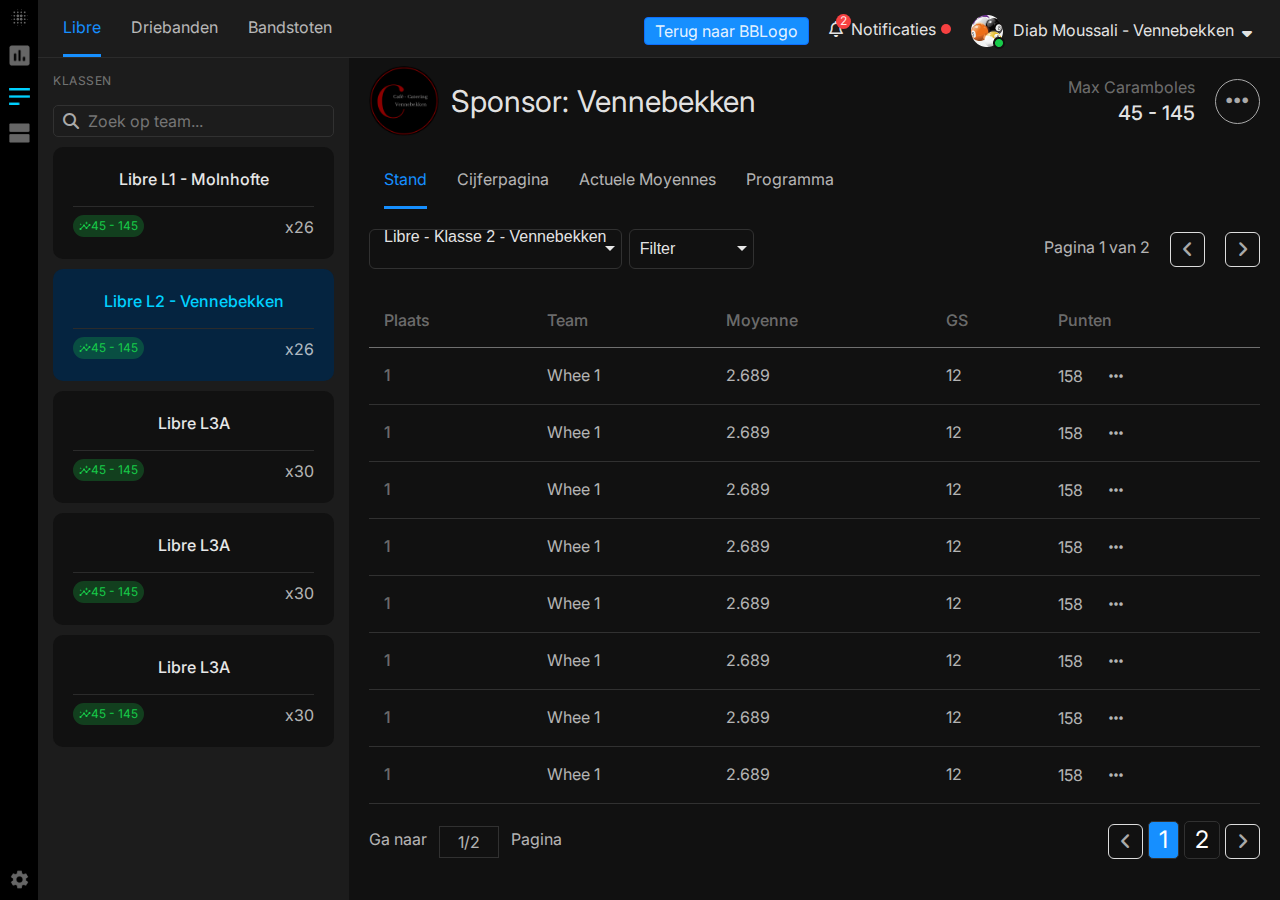
<file: index.html>
<!DOCTYPE html>
<html lang="en">
  <head>
    <meta charset="utf-8">
    <meta name="description" content="">
    <meta name="viewport" content="width=device-width, initial-scale=1">
    <meta property="og:title" content="">
    <meta property="og:type" content="">
    <meta property="og:url" content="">
    <meta property="og:image" content="">

    <title>BB Mockup Website</title>
    <link rel="icon" href="assets/images/favicon.png">

    <!-- google fonts  -->
    <link href="https://fonts.googleapis.com/css2?family=Inter:wght@400;500&display=swap" rel="stylesheet"> 

    <!-- CSS Files-->
    <link rel="stylesheet" href="https://cdnjs.cloudflare.com/ajax/libs/font-awesome/6.2.1/css/all.min.css"/>
    <link rel="stylesheet" href="assets/css/normalize.css">
    <link rel="stylesheet" href="assets/css/bootstrap.min.css">
    <link rel="stylesheet" href="assets/css/bootstrap5.min.css">
    <link rel="stylesheet" href="assets/css/jquery.dataTables.min.css">
    <link rel="stylesheet" href="assets/css/fontawesome.min.css">

    <link rel="stylesheet" href="assets/css/style.css">
    <link rel="stylesheet" href="assets/css/responsive.css">
  </head>
  <body>
    
    <!--**************START CONTENT AREA**************-->
    <div class="main-content">
      <div class="left-fixed-sidebar">
        <div class="left-sidebar-icon">
          <ul>
            <li><a href="#"><img src="assets/images/blur_on.png" alt=""></a></li>
            <li><a href="#"><img src="assets/images/Icon.png" alt=""></a></li>
            <li><a href="#"><img src="assets/images/Icon1.png" alt=""></a></li>
            <li><a href="#"><img src="assets/images/Icon3.png" alt=""></a></li>
          </ul>
        </div>
        <div class="left-settings">
          <a href="#"><img src="assets/images/settings.png" alt=""></a>
        </div>
      </div>
      <div class="right-content">
         <!--start header area  -->
        <div class="header-area">
          <div class="row align-items-center">
            <div class="col-md-4">
              <div class="left-nav"> 
                  <ul class="nav">
                    <li class=" custom_nav_item" >
                      <button class="cstm_active" id="pills-home2-tab"   >Libre</button>
                    </li>
                    <li class="custom_nav_item ">
                      <button id="pills-profile2-tab"   >Driebanden</button>
                    </li>
                    <li class=" custom_nav_item"  >
                      <button id="pills-contact2-tab"  >Bandstoten</button>
                    </li>
                  </ul> 
              </div>
            </div>
            <div class="col-md-8">
              <div class="right-nav">
                <ul class="nav-second">
                  <li><a href="#" class="btn btn-primary custom_btn">Terug naar BBLogo</a></li>
                  <li><a href="#" class="d-flex align-items-center custom_noti"><i class="fa-regular fa-bell"></i>&nbsp; <span class="noti_count">2</span> &nbsp;Notificaties <span class="noti-circle"></span></a></li>
                  <li class="user_img"><a href="#"><img src="assets/images/Avatar.png" alt=""> &nbsp;Diab Moussali - Vennebekken &nbsp;<i class="fa-solid fa-sort-down"></i></a>
                    <ul class="profile_dropdown">
                      <li><a href="#"><i class="fa-regular fa-user"></i> &nbsp; Profile</a></li>
                      <li><a href="#"><i class="fa-solid fa-gear"></i> &nbsp; Settings</a></li>
                      <li><a href="#"><i class="fa-solid fa-arrow-right-from-bracket"></i> &nbsp; Logout</a></li>
                    </ul>
                  </li>
                </ul>
              </div>
            </div>
          </div>
        </div>
        <!-- end header area  -->

        <!-- start dashboard main conten  -->  
          <div id="pills-home2" >
            <div class="dashboard-content">
              <div class="row g-0 align-items-center">
                <div class="col-md-3">
                  <div class="sidebar">
                    <div class="search-box">
                      <h4>Klassen</h4> 
                      <div class="search">
                        <span class="fa fa-search"></span>
                        <input type="search" placeholder="Zoek op team...">
                      </div>
                    </div>
                    <!-- sidebar item  -->
                    <div class="sidebar-item text-center">
                      <p class="sidebar-title">Libre L1 - Molnhofte </p> 
                      <div class="sidebar-info">
                        <p class="custom_badge"><img src="assets/images/arrow.png" alt="">45 - 145</p>
                        <p class="sidebar_gun">x26</p>
                      </div>
                    </div>
                    <!-- sidebar item  -->
                    <div class="sidebar-item sidebar_active text-center">
                      <p class="sidebar-title">Libre L2 - Vennebekken </p> 
                      <div class="sidebar-info">
                        <p class="custom_badge"><img src="assets/images/arrow.png" alt="">45 - 145</p>
                        <p class="sidebar_gun">x26</p>
                      </div>
                    </div>
                    <!-- sidebar item  -->
                    <div class="sidebar-item text-center">
                      <p class="sidebar-title">Libre L3A</p> 
                      <div class="sidebar-info">
                        <p class="custom_badge"><img src="assets/images/arrow.png" alt="">45 - 145</p>
                        <p class="sidebar_gun">x30</p>
                      </div>
                    </div>
                    <!-- sidebar item  -->
                    <div class="sidebar-item text-center">
                      <p class="sidebar-title">Libre L3A</p> 
                      <div class="sidebar-info">
                        <p class="custom_badge"><img src="assets/images/arrow.png" alt="">45 - 145</p>
                        <p class="sidebar_gun">x30</p>
                      </div>
                    </div> 
                    <!-- sidebar item  -->
                    <div class="sidebar-item text-center">
                      <p class="sidebar-title">Libre L3A</p> 
                      <div class="sidebar-info">
                        <p class="custom_badge"><img src="assets/images/arrow.png" alt="">45 - 145</p>
                        <p class="sidebar_gun">x30</p>
                      </div>
                    </div> 
    
    
                  </div>
                </div>
                <div class="col-md-9">
                    <div class="content-all">
                      <div class="logo-area">
                        <div class="row align-items-center">
                          <div class="col-md-9">
                            <div class="logo">
                              <img src="assets/images/logo.png" alt="">
                              <h2>Sponsor: Vennebekken</h2>
                            </div>
                          </div>
                          <div class="col-md-3">
                            <div class="header-dot">
                              <div class="header-info">
                                <p>Max Caramboles</p>
                                <h4>45 - 145</h4>
                              </div>
                              <a href="#"><i class="fa-solid fa-ellipsis"></i></a>
                            </div>
                          </div>
                        </div>
                      </div>
    
                      <!-- start table area  -->
                      <div class="table-area">
                        <ul class="nav nav-pills mb-3 " id="pills-tab" role="tablist">
                          <li class="nav-item custom_nav_item" role="presentation">
                            <button class="nav-link cstm_active" id="pills-home-tab" data-bs-toggle="pill" data-bs-target="#pills-home" type="button" role="tab" aria-controls="pills-home" aria-selected="true">Stand</button>
                          </li>
                          <li class="nav-item custom_nav_item" role="presentation">
                            <button class="nav-link" id="pills-profile-tab" data-bs-toggle="pill" data-bs-target="#pills-profile" type="button" role="tab" aria-controls="pills-profile" aria-selected="false">Cijferpagina</button>
                          </li>
                          <li class="nav-item custom_nav_item" role="presentation">
                            <button class="nav-link" id="pills-contact-tab" data-bs-toggle="pill" data-bs-target="#pills-contact" type="button" role="tab" aria-controls="pills-contact" aria-selected="false">Actuele Moyennes</button>
                          </li>
                          <li class="nav-item custom_nav_item" role="presentation">
                            <button class="nav-link" id="pills-last-tab" data-bs-toggle="pill" data-bs-target="#pills-last" type="button" role="tab" aria-controls="pills-last" aria-selected="false">Programma</button>
                          </li>
                        </ul>
                        <div class="tab-content" id="pills-tabContent">
                          <div class="tab-pane fade show active" id="pills-home" role="tabpanel" aria-labelledby="pills-home-tab">
                            <div class="table-home"> 
                              <div class="d-flex align-items-center justify-content-between mb-4">
                                <div class="table-filter ">
                                  <select id="selectbox1">
                                    <option value="">Libre - Klasse 2 - Vennebekken &nbsp;</option>
                                    <option value="aye">Libre - Klasse 2 - Vennebekken</option>
                                    <option value="eh">Libre - Klasse 2 - Vennebekken</option>
                                    <option value="ooh">Libre - Klasse 2 - Vennebekken</option>
                                    <option value="whoop">Libre - Klasse 2 - Vennebekken</option>
                                  </select>
    
                                  <select id="selectbox2">
                                    <option value="">Filter &nbsp;</option>
                                    <option value="january">Filter</option>
                                    <option value="february">Filter</option>
                                    <option value="march">Filter</option> 
                                </select>
                              </div>
                              <div class="table-head-paginate">
                                <ul>
                                  <li><p>Pagina 1 van 2</p></li>
                                  <li><button type="submit" class="prev"><i class="fa-solid fa-angle-left"></i></button></li>
                                  <li><button type="submit" class="next"><i class="fa-solid fa-angle-right"></i></button></li>
                                </ul>
                              </div>
                              </div>
                              <table class="table table-sm">
                                <thead>
                                  <tr>
                                    <th scope="col">Plaats</th>
                                    <th scope="col">Team</th>
                                    <th scope="col">Moyenne</th>
                                    <th scope="col">GS</th>
                                    <th scope="col">Punten</th>
                                  </tr>
                                </thead>
                                <tbody>
                                  <tr>
                                    <th scope="row">1</th>
                                    <td>Whee 1</td>
                                    <td>2.689</td>
                                    <td>12</td>
                                    <td>158 &nbsp;&nbsp;&nbsp; <button class="action_btn"><i class="fa-solid fa-ellipsis"></i></button></td>
                                  </tr>
                                  <tr>
                                    <th scope="row">1</th>
                                    <td>Whee 1</td>
                                    <td>2.689</td>
                                    <td>12</td>
                                    <td>158 &nbsp;&nbsp;&nbsp; <button class="action_btn"><i class="fa-solid fa-ellipsis"></i></button></td>
                                  </tr>
                                  <tr>
                                    <th scope="row">1</th>
                                    <td>Whee 1</td>
                                    <td>2.689</td>
                                    <td>12</td>
                                    <td>158 &nbsp;&nbsp;&nbsp; <button class="action_btn"><i class="fa-solid fa-ellipsis"></i></button></td>
                                  </tr>
                                  <tr>
                                    <th scope="row">1</th>
                                    <td>Whee 1</td>
                                    <td>2.689</td>
                                    <td>12</td>
                                    <td>158 &nbsp;&nbsp;&nbsp; <button class="action_btn"><i class="fa-solid fa-ellipsis"></i></button></td>
                                  </tr>
                                  <tr>
                                    <th scope="row">1</th>
                                    <td>Whee 1</td>
                                    <td>2.689</td>
                                    <td>12</td>
                                    <td>158 &nbsp;&nbsp;&nbsp; <button class="action_btn"><i class="fa-solid fa-ellipsis"></i></button></td>
                                  </tr>
                                  <tr>
                                    <th scope="row">1</th>
                                    <td>Whee 1</td>
                                    <td>2.689</td>
                                    <td>12</td>
                                    <td>158 &nbsp;&nbsp;&nbsp; <button class="action_btn"><i class="fa-solid fa-ellipsis"></i></button></td>
                                  </tr>
                                  <tr>
                                    <th scope="row">1</th>
                                    <td>Whee 1</td>
                                    <td>2.689</td>
                                    <td>12</td>
                                    <td>158 &nbsp;&nbsp;&nbsp; <button class="action_btn"><i class="fa-solid fa-ellipsis"></i></button></td>
                                  </tr>
                                  <tr>
                                    <th scope="row">1</th>
                                    <td>Whee 1</td>
                                    <td>2.689</td>
                                    <td>12</td>
                                    <td>158 &nbsp;&nbsp;&nbsp; <button class="action_btn"><i class="fa-solid fa-ellipsis"></i></button></td>
                                  </tr>
                                   
                                </tbody>
                              </table>
                              <div class="paginate_area">
                                <ul class="left_pagi">
                                  <li><p>Ga naar</p></li>
                                  <li><span>1/2</span></li>
                                  <li><p>Pagina</p></li>
                                </ul>
                                <ul class="pagination"> 
                                  <li><button type="submit" class="prev"><i class="fa-solid fa-angle-left"></i></button></li>
                                  <li><button class="pagi active_pagi">1</button></li> 
                                  <li><button class="pagi">2</button></li> 
                                  <li><button type="submit" class="next"><i class="fa-solid fa-angle-right"></i></button></li>
                                </ul>
                              </div>
                            </div>
                          </div>
                          <div class="tab-pane fade" id="pills-profile" role="tabpanel" aria-labelledby="pills-profile-tab"> 
                            <div class="table-home"> 
                              <div class="d-flex align-items-center justify-content-between mb-4">
                                <div class="table-filter ">
                                  <select id="selectbox1">
                                    <option value="">Libre - Klasse 2 - Vennebekken &nbsp;</option>
                                    <option value="aye">Libre - Klasse 2 - Vennebekken</option>
                                    <option value="eh">Libre - Klasse 2 - Vennebekken</option>
                                    <option value="ooh">Libre - Klasse 2 - Vennebekken</option>
                                    <option value="whoop">Libre - Klasse 2 - Vennebekken</option>
                                  </select>
    
                                  <select id="selectbox2">
                                    <option value="">Filter &nbsp;</option>
                                    <option value="january">Filter</option>
                                    <option value="february">Filter</option>
                                    <option value="march">Filter</option> 
                                </select>
                              </div>
                              <div class="table-head-paginate">
                                <ul>
                                  <li><p>Pagina 1 van 2</p></li>
                                  <li><button type="submit" class="prev"><i class="fa-solid fa-angle-left"></i></button></li>
                                  <li><button type="submit" class="next"><i class="fa-solid fa-angle-right"></i></button></li>
                                </ul>
                              </div>
                              </div>
                              <table class="table table-sm">
                                <thead>
                                  <tr>
                                    <th scope="col">Plaats</th>
                                    <th scope="col">Team</th>
                                    <th scope="col">Moyenne</th>
                                    <th scope="col">GS</th>
                                    <th scope="col">Punten</th>
                                  </tr>
                                </thead>
                                <tbody>
                                  <tr>
                                    <th scope="row">1</th>
                                    <td>Whee 1</td>
                                    <td>2.689</td>
                                    <td>12</td>
                                    <td>158 &nbsp;&nbsp;&nbsp; <button class="action_btn"><i class="fa-solid fa-ellipsis"></i></button></td>
                                  </tr>
                                  <tr>
                                    <th scope="row">1</th>
                                    <td>Whee 1</td>
                                    <td>2.689</td>
                                    <td>12</td>
                                    <td>158 &nbsp;&nbsp;&nbsp; <button class="action_btn"><i class="fa-solid fa-ellipsis"></i></button></td>
                                  </tr>
                                  <tr>
                                    <th scope="row">1</th>
                                    <td>Whee 1</td>
                                    <td>2.689</td>
                                    <td>12</td>
                                    <td>158 &nbsp;&nbsp;&nbsp; <button class="action_btn"><i class="fa-solid fa-ellipsis"></i></button></td>
                                  </tr>
                                  <tr>
                                    <th scope="row">1</th>
                                    <td>Whee 1</td>
                                    <td>2.689</td>
                                    <td>12</td>
                                    <td>158 &nbsp;&nbsp;&nbsp; <button class="action_btn"><i class="fa-solid fa-ellipsis"></i></button></td>
                                  </tr>
                                  <tr>
                                    <th scope="row">1</th>
                                    <td>Whee 1</td>
                                    <td>2.689</td>
                                    <td>12</td>
                                    <td>158 &nbsp;&nbsp;&nbsp; <button class="action_btn"><i class="fa-solid fa-ellipsis"></i></button></td>
                                  </tr>
                                  <tr>
                                    <th scope="row">1</th>
                                    <td>Whee 1</td>
                                    <td>2.689</td>
                                    <td>12</td>
                                    <td>158 &nbsp;&nbsp;&nbsp; <button class="action_btn"><i class="fa-solid fa-ellipsis"></i></button></td>
                                  </tr>
                                  <tr>
                                    <th scope="row">1</th>
                                    <td>Whee 1</td>
                                    <td>2.689</td>
                                    <td>12</td>
                                    <td>158 &nbsp;&nbsp;&nbsp; <button class="action_btn"><i class="fa-solid fa-ellipsis"></i></button></td>
                                  </tr>
                                  <tr>
                                    <th scope="row">1</th>
                                    <td>Whee 1</td>
                                    <td>2.689</td>
                                    <td>12</td>
                                    <td>158 &nbsp;&nbsp;&nbsp; <button class="action_btn"><i class="fa-solid fa-ellipsis"></i></button></td>
                                  </tr>
                                   
                                </tbody>
                              </table>
                              <div class="paginate_area">
                                <ul class="left_pagi">
                                  <li><p>Ga naar</p></li>
                                  <li><span>1/2</span></li>
                                  <li><p>Pagina</p></li>
                                </ul>
                                <ul class="pagination"> 
                                  <li><button type="submit" class="prev"><i class="fa-solid fa-angle-left"></i></button></li>
                                  <li><button class="pagi active_pagi">1</button></li> 
                                  <li><button class="pagi">2</button></li> 
                                  <li><button type="submit" class="next"><i class="fa-solid fa-angle-right"></i></button></li>
                                </ul>
                              </div>
                            </div></div>
                          <div class="tab-pane fade" id="pills-contact" role="tabpanel" aria-labelledby="pills-contact-tab"> 
                            <div class="table-home"> 
                              <div class="d-flex align-items-center justify-content-between mb-4">
                                <div class="table-filter ">
                                  <select id="selectbox1">
                                    <option value="">Libre - Klasse 2 - Vennebekken &nbsp;</option>
                                    <option value="aye">Libre - Klasse 2 - Vennebekken</option>
                                    <option value="eh">Libre - Klasse 2 - Vennebekken</option>
                                    <option value="ooh">Libre - Klasse 2 - Vennebekken</option>
                                    <option value="whoop">Libre - Klasse 2 - Vennebekken</option>
                                  </select>
    
                                  <select id="selectbox2">
                                    <option value="">Filter &nbsp;</option>
                                    <option value="january">Filter</option>
                                    <option value="february">Filter</option>
                                    <option value="march">Filter</option> 
                                </select>
                              </div>
                              <div class="table-head-paginate">
                                <ul>
                                  <li><p>Pagina 1 van 2</p></li>
                                  <li><button type="submit" class="prev"><i class="fa-solid fa-angle-left"></i></button></li>
                                  <li><button type="submit" class="next"><i class="fa-solid fa-angle-right"></i></button></li>
                                </ul>
                              </div>
                              </div>
                              <table class="table table-sm">
                                <thead>
                                  <tr>
                                    <th scope="col">Plaats</th>
                                    <th scope="col">Team</th>
                                    <th scope="col">Moyenne</th>
                                    <th scope="col">GS</th>
                                    <th scope="col">Punten</th>
                                  </tr>
                                </thead>
                                <tbody>
                                  <tr>
                                    <th scope="row">1</th>
                                    <td>Whee 1</td>
                                    <td>2.689</td>
                                    <td>12</td>
                                    <td>158 &nbsp;&nbsp;&nbsp; <button class="action_btn"><i class="fa-solid fa-ellipsis"></i></button></td>
                                  </tr>
                                  <tr>
                                    <th scope="row">1</th>
                                    <td>Whee 1</td>
                                    <td>2.689</td>
                                    <td>12</td>
                                    <td>158 &nbsp;&nbsp;&nbsp; <button class="action_btn"><i class="fa-solid fa-ellipsis"></i></button></td>
                                  </tr>
                                  <tr>
                                    <th scope="row">1</th>
                                    <td>Whee 1</td>
                                    <td>2.689</td>
                                    <td>12</td>
                                    <td>158 &nbsp;&nbsp;&nbsp; <button class="action_btn"><i class="fa-solid fa-ellipsis"></i></button></td>
                                  </tr>
                                  <tr>
                                    <th scope="row">1</th>
                                    <td>Whee 1</td>
                                    <td>2.689</td>
                                    <td>12</td>
                                    <td>158 &nbsp;&nbsp;&nbsp; <button class="action_btn"><i class="fa-solid fa-ellipsis"></i></button></td>
                                  </tr>
                                  <tr>
                                    <th scope="row">1</th>
                                    <td>Whee 1</td>
                                    <td>2.689</td>
                                    <td>12</td>
                                    <td>158 &nbsp;&nbsp;&nbsp; <button class="action_btn"><i class="fa-solid fa-ellipsis"></i></button></td>
                                  </tr>
                                  <tr>
                                    <th scope="row">1</th>
                                    <td>Whee 1</td>
                                    <td>2.689</td>
                                    <td>12</td>
                                    <td>158 &nbsp;&nbsp;&nbsp; <button class="action_btn"><i class="fa-solid fa-ellipsis"></i></button></td>
                                  </tr>
                                  <tr>
                                    <th scope="row">1</th>
                                    <td>Whee 1</td>
                                    <td>2.689</td>
                                    <td>12</td>
                                    <td>158 &nbsp;&nbsp;&nbsp; <button class="action_btn"><i class="fa-solid fa-ellipsis"></i></button></td>
                                  </tr>
                                  <tr>
                                    <th scope="row">1</th>
                                    <td>Whee 1</td>
                                    <td>2.689</td>
                                    <td>12</td>
                                    <td>158 &nbsp;&nbsp;&nbsp; <button class="action_btn"><i class="fa-solid fa-ellipsis"></i></button></td>
                                  </tr>
                                   
                                </tbody>
                              </table>
                              <div class="paginate_area">
                                <ul class="left_pagi">
                                  <li><p>Ga naar</p></li>
                                  <li><span>1/2</span></li>
                                  <li><p>Pagina</p></li>
                                </ul>
                                <ul class="pagination"> 
                                  <li><button type="submit" class="prev"><i class="fa-solid fa-angle-left"></i></button></li>
                                  <li><button class="pagi active_pagi">1</button></li> 
                                  <li><button class="pagi">2</button></li> 
                                  <li><button type="submit" class="next"><i class="fa-solid fa-angle-right"></i></button></li>
                                </ul>
                              </div>
                            </div></div>
                          <div class="tab-pane fade" id="pills-last" role="tabpanel" aria-labelledby="pills-last-tab"> <div class="table-home"> 
                              <div class="d-flex align-items-center justify-content-between mb-4">
                                <div class="table-filter ">
                                  <select id="selectbox1">
                                    <option value="">Libre - Klasse 2 - Vennebekken &nbsp;</option>
                                    <option value="aye">Libre - Klasse 2 - Vennebekken</option>
                                    <option value="eh">Libre - Klasse 2 - Vennebekken</option>
                                    <option value="ooh">Libre - Klasse 2 - Vennebekken</option>
                                    <option value="whoop">Libre - Klasse 2 - Vennebekken</option>
                                  </select>
    
                                  <select id="selectbox2">
                                    <option value="">Filter &nbsp;</option>
                                    <option value="january">Filter</option>
                                    <option value="february">Filter</option>
                                    <option value="march">Filter</option> 
                                </select>
                              </div>
                              <div class="table-head-paginate">
                                <ul>
                                  <li><p>Pagina 1 van 2</p></li>
                                  <li><button type="submit" class="prev"><i class="fa-solid fa-angle-left"></i></button></li>
                                  <li><button type="submit" class="next"><i class="fa-solid fa-angle-right"></i></button></li>
                                </ul>
                              </div>
                              </div>
                              <table class="table table-sm">
                                <thead>
                                  <tr>
                                    <th scope="col">Plaats</th>
                                    <th scope="col">Team</th>
                                    <th scope="col">Moyenne</th>
                                    <th scope="col">GS</th>
                                    <th scope="col">Punten</th>
                                  </tr>
                                </thead>
                                <tbody>
                                  <tr>
                                    <th scope="row">1</th>
                                    <td>Whee 1</td>
                                    <td>2.689</td>
                                    <td>12</td>
                                    <td>158 &nbsp;&nbsp;&nbsp; <button class="action_btn"><i class="fa-solid fa-ellipsis"></i></button></td>
                                  </tr>
                                  <tr>
                                    <th scope="row">1</th>
                                    <td>Whee 1</td>
                                    <td>2.689</td>
                                    <td>12</td>
                                    <td>158 &nbsp;&nbsp;&nbsp; <button class="action_btn"><i class="fa-solid fa-ellipsis"></i></button></td>
                                  </tr>
                                  <tr>
                                    <th scope="row">1</th>
                                    <td>Whee 1</td>
                                    <td>2.689</td>
                                    <td>12</td>
                                    <td>158 &nbsp;&nbsp;&nbsp; <button class="action_btn"><i class="fa-solid fa-ellipsis"></i></button></td>
                                  </tr>
                                  <tr>
                                    <th scope="row">1</th>
                                    <td>Whee 1</td>
                                    <td>2.689</td>
                                    <td>12</td>
                                    <td>158 &nbsp;&nbsp;&nbsp; <button class="action_btn"><i class="fa-solid fa-ellipsis"></i></button></td>
                                  </tr>
                                  <tr>
                                    <th scope="row">1</th>
                                    <td>Whee 1</td>
                                    <td>2.689</td>
                                    <td>12</td>
                                    <td>158 &nbsp;&nbsp;&nbsp; <button class="action_btn"><i class="fa-solid fa-ellipsis"></i></button></td>
                                  </tr>
                                  <tr>
                                    <th scope="row">1</th>
                                    <td>Whee 1</td>
                                    <td>2.689</td>
                                    <td>12</td>
                                    <td>158 &nbsp;&nbsp;&nbsp; <button class="action_btn"><i class="fa-solid fa-ellipsis"></i></button></td>
                                  </tr>
                                  <tr>
                                    <th scope="row">1</th>
                                    <td>Whee 1</td>
                                    <td>2.689</td>
                                    <td>12</td>
                                    <td>158 &nbsp;&nbsp;&nbsp; <button class="action_btn"><i class="fa-solid fa-ellipsis"></i></button></td>
                                  </tr>
                                  <tr>
                                    <th scope="row">1</th>
                                    <td>Whee 1</td>
                                    <td>2.689</td>
                                    <td>12</td>
                                    <td>158 &nbsp;&nbsp;&nbsp; <button class="action_btn"><i class="fa-solid fa-ellipsis"></i></button></td>
                                  </tr>
                                   
                                </tbody>
                              </table>
                              <div class="paginate_area">
                                <ul class="left_pagi">
                                  <li><p>Ga naar</p></li>
                                  <li><span>1/2</span></li>
                                  <li><p>Pagina</p></li>
                                </ul>
                                <ul class="pagination"> 
                                  <li><button type="submit" class="prev"><i class="fa-solid fa-angle-left"></i></button></li>
                                  <li><button class="pagi active_pagi">1</button></li> 
                                  <li><button class="pagi">2</button></li> 
                                  <li><button type="submit" class="next"><i class="fa-solid fa-angle-right"></i></button></li>
                                </ul>
                              </div>
                            </div></div>
                        </div>
                        
                      </div>
                      <!-- endtable area  -->
                    </div>
                </div>
              </div>
            </div>
          </div>
           
        
        <!-- end dashboard main conten  -->
      </div>
    </div>
    <!--**************END CONTENT AREA**************-->

    
 

    <!-- JS Files -->
    <script src="assets/js/jquery.min.js"></script>
    <script src="assets/js/popper.min.js"></script>
    <script src="assets/js/bootstrap.min.js"></script>
    <script src="assets/js/bootstrap5.min.js"></script>
    <script src="assets/js/jquery.dataTables.min.js"></script>
    <script src="assets/js/dataTables.bootstrap4.min.js"></script>
    <script src="assets/js/scripts.js"></script>
  </body>
</html>
</file>
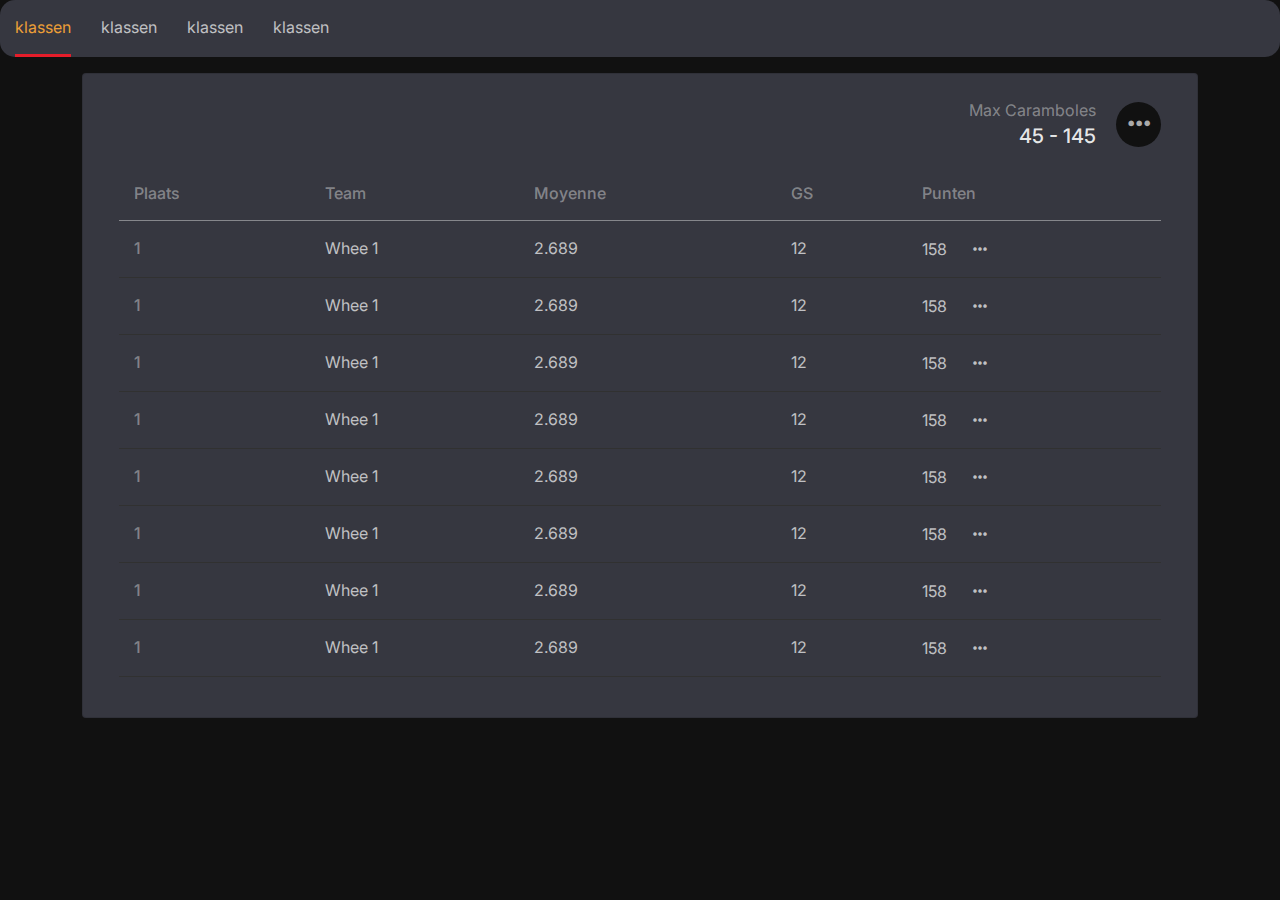
<file: table.html>
<!DOCTYPE html>
<html lang="en">
  <head>
    <meta charset="utf-8">
    <meta name="description" content="">
    <meta name="viewport" content="width=device-width, initial-scale=1">
    <meta property="og:title" content="">
    <meta property="og:type" content="">
    <meta property="og:url" content="">
    <meta property="og:image" content="">

    <title>BB Mockup Table</title>
    <link rel="icon" href="assets/images/favicon.png">

    <!-- google fonts  -->
    <link href="https://fonts.googleapis.com/css2?family=Inter:wght@400;500&display=swap" rel="stylesheet"> 

    <!-- CSS Files-->
    <link rel="stylesheet" href="https://cdnjs.cloudflare.com/ajax/libs/font-awesome/6.2.1/css/all.min.css"/>
    <link rel="stylesheet" href="assets/css/normalize.css">
    <link rel="stylesheet" href="assets/css/bootstrap.min.css">
    <link rel="stylesheet" href="assets/css/bootstrap5.min.css">
    <link rel="stylesheet" href="assets/css/jquery.dataTables.min.css">
    <link rel="stylesheet" href="assets/css/fontawesome.min.css">

    <link rel="stylesheet" href="assets/css/style.css">
    <link rel="stylesheet" href="assets/css/table.css">
    <link rel="stylesheet" href="assets/css/responsive.css">
  </head>
  <body>
    
    <!--**************START CONTENT AREA**************-->
    <div class="main-content"> 
      <div class="right-content"> 
        <div class="tab_nav-area">
            <ul class="nav nav-pills mb-3 " id="pills-tab" role="tablist">
                <li class="nav-item custom_nav_item" role="presentation">
                <button class="nav-link cstm_active" id="pills-home-tab" data-bs-toggle="pill" data-bs-target="#pills-home" type="button" role="tab" aria-controls="pills-home" aria-selected="true">klassen</button>
                </li>
                <li class="nav-item custom_nav_item" role="presentation">
                <button class="nav-link" id="pills-profile-tab" data-bs-toggle="pill" data-bs-target="#pills-profile" type="button" role="tab" aria-controls="pills-profile" aria-selected="false">klassen</button>
                </li>
                <li class="nav-item custom_nav_item" role="presentation">
                <button class="nav-link" id="pills-contact-tab" data-bs-toggle="pill" data-bs-target="#pills-contact" type="button" role="tab" aria-controls="pills-contact" aria-selected="false">klassen</button>
                </li>
                <li class="nav-item custom_nav_item" role="presentation">
                <button class="nav-link" id="pills-last-tab" data-bs-toggle="pill" data-bs-target="#pills-last" type="button" role="tab" aria-controls="pills-last" aria-selected="false">klassen</button>
                </li>
            </ul>
        </div>
        <!-- start dashboard main conten  -->  
          <div class="mb-4" id="pills-home2" >
            <div class="container">
              <div class="card content-all2"> 
                <div class="card-body"> 
                    <div class="logo-area">
                    <div class="row align-items-center">
                        <div class="col-md-9"> 
                        </div>
                        <div class="col-md-3">
                            <div class="header-dot">
                                <div class="header-info">
                                <p>Max Caramboles</p>
                                <h4>45 - 145</h4>
                                </div>
                                <a href="#"><i class="fa-solid fa-ellipsis"></i></a>
                            </div>
                        </div>
                    </div>
                    </div> 
                    <!-- start table area  -->
                    <div class="table-area"> 
                    <div class="tab-content" id="pills-tabContent">
                        <div class="tab-pane fade show active" id="pills-home" role="tabpanel" aria-labelledby="pills-home-tab">
                            <div class="table-home">  
                                <table class="table table-sm">
                                    <thead>
                                        <tr>
                                        <th scope="col">Plaats</th>
                                        <th scope="col">Team</th>
                                        <th scope="col">Moyenne</th>
                                        <th scope="col">GS</th>
                                        <th scope="col">Punten</th>
                                        </tr>
                                    </thead>
                                    <tbody>
                                        <tr>
                                        <th scope="row">1</th>
                                        <td>Whee 1</td>
                                        <td>2.689</td>
                                        <td>12</td>
                                        <td>158 &nbsp;&nbsp;&nbsp; <button class="action_btn"><i class="fa-solid fa-ellipsis"></i></button></td>
                                        </tr>
                                        <tr>
                                        <th scope="row">1</th>
                                        <td>Whee 1</td>
                                        <td>2.689</td>
                                        <td>12</td>
                                        <td>158 &nbsp;&nbsp;&nbsp; <button class="action_btn"><i class="fa-solid fa-ellipsis"></i></button></td>
                                        </tr>
                                        <tr>
                                        <th scope="row">1</th>
                                        <td>Whee 1</td>
                                        <td>2.689</td>
                                        <td>12</td>
                                        <td>158 &nbsp;&nbsp;&nbsp; <button class="action_btn"><i class="fa-solid fa-ellipsis"></i></button></td>
                                        </tr>
                                        <tr>
                                        <th scope="row">1</th>
                                        <td>Whee 1</td>
                                        <td>2.689</td>
                                        <td>12</td>
                                        <td>158 &nbsp;&nbsp;&nbsp; <button class="action_btn"><i class="fa-solid fa-ellipsis"></i></button></td>
                                        </tr>
                                        <tr>
                                        <th scope="row">1</th>
                                        <td>Whee 1</td>
                                        <td>2.689</td>
                                        <td>12</td>
                                        <td>158 &nbsp;&nbsp;&nbsp; <button class="action_btn"><i class="fa-solid fa-ellipsis"></i></button></td>
                                        </tr>
                                        <tr>
                                        <th scope="row">1</th>
                                        <td>Whee 1</td>
                                        <td>2.689</td>
                                        <td>12</td>
                                        <td>158 &nbsp;&nbsp;&nbsp; <button class="action_btn"><i class="fa-solid fa-ellipsis"></i></button></td>
                                        </tr>
                                        <tr>
                                        <th scope="row">1</th>
                                        <td>Whee 1</td>
                                        <td>2.689</td>
                                        <td>12</td>
                                        <td>158 &nbsp;&nbsp;&nbsp; <button class="action_btn"><i class="fa-solid fa-ellipsis"></i></button></td>
                                        </tr>
                                        <tr>
                                        <th scope="row">1</th>
                                        <td>Whee 1</td>
                                        <td>2.689</td>
                                        <td>12</td>
                                        <td>158 &nbsp;&nbsp;&nbsp; <button class="action_btn"><i class="fa-solid fa-ellipsis"></i></button></td>
                                        </tr>
                                        
                                    </tbody>
                                </table> 
                            </div>
                        </div>
                        <div class="tab-pane fade" id="pills-profile" role="tabpanel" aria-labelledby="pills-profile-tab"> 
                            <div class="table-home">  
                                <table class="table table-sm">
                                    <thead>
                                        <tr>
                                        <th scope="col">Plaats</th>
                                        <th scope="col">Team</th>
                                        <th scope="col">Moyenne</th>
                                        <th scope="col">GS</th>
                                        <th scope="col">Punten</th>
                                        </tr>
                                    </thead>
                                    <tbody>
                                        <tr>
                                        <th scope="row">1</th>
                                        <td>Whee 1</td>
                                        <td>2.689</td>
                                        <td>12</td>
                                        <td>158 &nbsp;&nbsp;&nbsp; <button class="action_btn"><i class="fa-solid fa-ellipsis"></i></button></td>
                                        </tr>
                                        <tr>
                                        <th scope="row">1</th>
                                        <td>Whee 1</td>
                                        <td>2.689</td>
                                        <td>12</td>
                                        <td>158 &nbsp;&nbsp;&nbsp; <button class="action_btn"><i class="fa-solid fa-ellipsis"></i></button></td>
                                        </tr>
                                        <tr>
                                        <th scope="row">1</th>
                                        <td>Whee 1</td>
                                        <td>2.689</td>
                                        <td>12</td>
                                        <td>158 &nbsp;&nbsp;&nbsp; <button class="action_btn"><i class="fa-solid fa-ellipsis"></i></button></td>
                                        </tr>
                                        <tr>
                                        <th scope="row">1</th>
                                        <td>Whee 1</td>
                                        <td>2.689</td>
                                        <td>12</td>
                                        <td>158 &nbsp;&nbsp;&nbsp; <button class="action_btn"><i class="fa-solid fa-ellipsis"></i></button></td>
                                        </tr>
                                        <tr>
                                        <th scope="row">1</th>
                                        <td>Whee 1</td>
                                        <td>2.689</td>
                                        <td>12</td>
                                        <td>158 &nbsp;&nbsp;&nbsp; <button class="action_btn"><i class="fa-solid fa-ellipsis"></i></button></td>
                                        </tr>
                                        <tr>
                                        <th scope="row">1</th>
                                        <td>Whee 1</td>
                                        <td>2.689</td>
                                        <td>12</td>
                                        <td>158 &nbsp;&nbsp;&nbsp; <button class="action_btn"><i class="fa-solid fa-ellipsis"></i></button></td>
                                        </tr>
                                        <tr>
                                        <th scope="row">1</th>
                                        <td>Whee 1</td>
                                        <td>2.689</td>
                                        <td>12</td>
                                        <td>158 &nbsp;&nbsp;&nbsp; <button class="action_btn"><i class="fa-solid fa-ellipsis"></i></button></td>
                                        </tr>
                                        <tr>
                                        <th scope="row">1</th>
                                        <td>Whee 1</td>
                                        <td>2.689</td>
                                        <td>12</td>
                                        <td>158 &nbsp;&nbsp;&nbsp; <button class="action_btn"><i class="fa-solid fa-ellipsis"></i></button></td>
                                        </tr>
                                        
                                    </tbody>
                                </table> 
                            </div>
                        </div>
                        <div class="tab-pane fade" id="pills-contact" role="tabpanel" aria-labelledby="pills-contact-tab"> 
                            <div class="table-home">  
                                <table class="table table-sm">
                                    <thead>
                                        <tr>
                                        <th scope="col">Plaats</th>
                                        <th scope="col">Team</th>
                                        <th scope="col">Moyenne</th>
                                        <th scope="col">GS</th>
                                        <th scope="col">Punten</th>
                                        </tr>
                                    </thead>
                                    <tbody>
                                        <tr>
                                        <th scope="row">1</th>
                                        <td>Whee 1</td>
                                        <td>2.689</td>
                                        <td>12</td>
                                        <td>158 &nbsp;&nbsp;&nbsp; <button class="action_btn"><i class="fa-solid fa-ellipsis"></i></button></td>
                                        </tr>
                                        <tr>
                                        <th scope="row">1</th>
                                        <td>Whee 1</td>
                                        <td>2.689</td>
                                        <td>12</td>
                                        <td>158 &nbsp;&nbsp;&nbsp; <button class="action_btn"><i class="fa-solid fa-ellipsis"></i></button></td>
                                        </tr>
                                        <tr>
                                        <th scope="row">1</th>
                                        <td>Whee 1</td>
                                        <td>2.689</td>
                                        <td>12</td>
                                        <td>158 &nbsp;&nbsp;&nbsp; <button class="action_btn"><i class="fa-solid fa-ellipsis"></i></button></td>
                                        </tr>
                                        <tr>
                                        <th scope="row">1</th>
                                        <td>Whee 1</td>
                                        <td>2.689</td>
                                        <td>12</td>
                                        <td>158 &nbsp;&nbsp;&nbsp; <button class="action_btn"><i class="fa-solid fa-ellipsis"></i></button></td>
                                        </tr>
                                        <tr>
                                        <th scope="row">1</th>
                                        <td>Whee 1</td>
                                        <td>2.689</td>
                                        <td>12</td>
                                        <td>158 &nbsp;&nbsp;&nbsp; <button class="action_btn"><i class="fa-solid fa-ellipsis"></i></button></td>
                                        </tr>
                                        <tr>
                                        <th scope="row">1</th>
                                        <td>Whee 1</td>
                                        <td>2.689</td>
                                        <td>12</td>
                                        <td>158 &nbsp;&nbsp;&nbsp; <button class="action_btn"><i class="fa-solid fa-ellipsis"></i></button></td>
                                        </tr>
                                        <tr>
                                        <th scope="row">1</th>
                                        <td>Whee 1</td>
                                        <td>2.689</td>
                                        <td>12</td>
                                        <td>158 &nbsp;&nbsp;&nbsp; <button class="action_btn"><i class="fa-solid fa-ellipsis"></i></button></td>
                                        </tr>
                                        <tr>
                                        <th scope="row">1</th>
                                        <td>Whee 1</td>
                                        <td>2.689</td>
                                        <td>12</td>
                                        <td>158 &nbsp;&nbsp;&nbsp; <button class="action_btn"><i class="fa-solid fa-ellipsis"></i></button></td>
                                        </tr>
                                        
                                    </tbody>
                                </table> 
                            </div>
                        </div>
                        <div class="tab-pane fade" id="pills-last" role="tabpanel" aria-labelledby="pills-last-tab"> 
                            <div class="table-home">  
                                <table class="table table-sm">
                                    <thead>
                                        <tr>
                                        <th scope="col">Plaats</th>
                                        <th scope="col">Team</th>
                                        <th scope="col">Moyenne</th>
                                        <th scope="col">GS</th>
                                        <th scope="col">Punten</th>
                                        </tr>
                                    </thead>
                                    <tbody>
                                        <tr>
                                        <th scope="row">1</th>
                                        <td>Whee 1</td>
                                        <td>2.689</td>
                                        <td>12</td>
                                        <td>158 &nbsp;&nbsp;&nbsp; <button class="action_btn"><i class="fa-solid fa-ellipsis"></i></button></td>
                                        </tr>
                                        <tr>
                                        <th scope="row">1</th>
                                        <td>Whee 1</td>
                                        <td>2.689</td>
                                        <td>12</td>
                                        <td>158 &nbsp;&nbsp;&nbsp; <button class="action_btn"><i class="fa-solid fa-ellipsis"></i></button></td>
                                        </tr>
                                        <tr>
                                        <th scope="row">1</th>
                                        <td>Whee 1</td>
                                        <td>2.689</td>
                                        <td>12</td>
                                        <td>158 &nbsp;&nbsp;&nbsp; <button class="action_btn"><i class="fa-solid fa-ellipsis"></i></button></td>
                                        </tr>
                                        <tr>
                                        <th scope="row">1</th>
                                        <td>Whee 1</td>
                                        <td>2.689</td>
                                        <td>12</td>
                                        <td>158 &nbsp;&nbsp;&nbsp; <button class="action_btn"><i class="fa-solid fa-ellipsis"></i></button></td>
                                        </tr>
                                        <tr>
                                        <th scope="row">1</th>
                                        <td>Whee 1</td>
                                        <td>2.689</td>
                                        <td>12</td>
                                        <td>158 &nbsp;&nbsp;&nbsp; <button class="action_btn"><i class="fa-solid fa-ellipsis"></i></button></td>
                                        </tr>
                                        <tr>
                                        <th scope="row">1</th>
                                        <td>Whee 1</td>
                                        <td>2.689</td>
                                        <td>12</td>
                                        <td>158 &nbsp;&nbsp;&nbsp; <button class="action_btn"><i class="fa-solid fa-ellipsis"></i></button></td>
                                        </tr>
                                        <tr>
                                        <th scope="row">1</th>
                                        <td>Whee 1</td>
                                        <td>2.689</td>
                                        <td>12</td>
                                        <td>158 &nbsp;&nbsp;&nbsp; <button class="action_btn"><i class="fa-solid fa-ellipsis"></i></button></td>
                                        </tr>
                                        <tr>
                                        <th scope="row">1</th>
                                        <td>Whee 1</td>
                                        <td>2.689</td>
                                        <td>12</td>
                                        <td>158 &nbsp;&nbsp;&nbsp; <button class="action_btn"><i class="fa-solid fa-ellipsis"></i></button></td>
                                        </tr>
                                        
                                    </tbody>
                                </table> 
                            </div>
                        </div>
                    </div>
                    
                    </div>
                    <!-- endtable area  --> 
                </div>
              </div>
            </div>
          </div> 
        <!-- end dashboard main conten  -->
      </div>
    </div>
    <!--**************END CONTENT AREA**************-->

    
 

    <!-- JS Files -->
    <script src="assets/js/jquery.min.js"></script>
    <script src="assets/js/popper.min.js"></script>
    <script src="assets/js/bootstrap.min.js"></script>
    <script src="assets/js/bootstrap5.min.js"></script>
    <script src="assets/js/jquery.dataTables.min.js"></script>
    <script src="assets/js/dataTables.bootstrap4.min.js"></script>
    <script src="assets/js/scripts.js"></script>
  </body>
</html>
</file>
<file: assets/css/style.css>
/*********************************/
/***********1.GLOBAL CSS*********/
/********************************/

body {
  position: relative;
  margin: 0;
  padding: 0;
  font-size: 1.6rem;
  font-family: "Inter", sans-serif;
}
html {
  /*font-size: 62.5%;*/
  line-height: 25px;
  line-height: 2.5rem;
  overflow-x: hidden;
}
h1,
h2,
h3,
h4,
h5,
h6,
p {
  margin: 0;
  padding: 0;
}
ul {
  margin: 0;
  padding: 0;
  list-style: none;
}
a {
  text-decoration: none;
  display: inline-block;
}

/*********************************/
/***********LEFT BAR CSS**********/
/********************************/

.main-content {
  display: flex;
}

.left-fixed-sidebar {
  flex: 0 0 3%;
  background: #000;
  text-align: center;
  height: 100vh;
  display: flex;
  flex-direction: column;
  justify-content: space-between;
}

.right-content {
  flex: 0 0 97%; 
}

.left-settings a img,
.left-sidebar-icon ul li a img {
  width: 21px;
}
.left-settings a,
.left-sidebar-icon ul li a {
  display: inline-flex;
  padding: 4px;
  border-radius: 5px;
  transition: 0.3s;
}
.left-settings a:hover,
.left-sidebar-icon ul li a:hover {
  background: #00d1ff54;
}

/*********************************/
/*********** HEADER CSS**********/
/********************************/

.header-area {
  background: #1c1c1c;
  border-bottom: 1px solid #2b2b2b;
}

.left-nav {
  margin-left: 10px;
}

.left-nav ul li a {
  font-weight: 400;
  font-size: 16px;
  line-height: 24px;
  color: rgba(255, 255, 255, 0.7);
  padding: 15px 0;
  margin: 0 15px;
  transition: 0.3s;
  border-bottom: 3px solid transparent;
}
.left-nav .active,
.left-nav ul li a:hover {
  color: #168fff;
  border-bottom: 3px solid #168fff;
}

.nav-second {
  display: flex;
  justify-content: flex-end;
  align-items: center;
  margin-right: 18px;
}

.nav-second li a {
  font-style: normal;
  font-weight: 400;
  font-size: 16px;
  line-height: 24px;
  color: rgba(255, 255, 255, 0.9);
}

.nav-second li {
  margin-left: 20px;
}

.right-nav {
  margin-right: 10px;
}

.custom_btn {
  background: #168fff;
  padding: 1px 10px;
}

.noti-circle {
  width: 10px;
  height: 10px;
  border-radius: 100%;
  display: block;
  background: #f74141;
  margin-left: 5px;
}

.custom_noti {
  position: relative;
}

.noti_count {
  position: absolute;
  width: 15px;
  height: 15px;
  background: #f74141;
  display: block;
  border-radius: 100%;
  font-size: 12px;
  line-height: 14px;
  text-align: center;
  top: -3px;
  left: 7px;
}

.user_img{
  position: relative;
}

.profile_dropdown {
	position: absolute;
	width: 200px;
	background: #111;
	top: 190px;
	right: 21px; 
	border: 1px solid  #313131;
  visibility: hidden;
  opacity: 0;
  transition: 0.3s;
  z-index: 99;
}

.user_img:hover .profile_dropdown{
  visibility: visible;
  opacity: 1;
  top: 50px;
}
 
.profile_dropdown li a:hover { 
	color: #168fff;
}

/*********************************/
/*********** SIDBAR CSS**********/
/********************************/

.sidebar {
  background: #1c1c1c;
  height: calc(100vh - 58px);
  box-sizing: border-box;
  padding: 15px;
  /* overflow-y: scroll; */
}

.search-box h4 {
  font-style: normal;
  font-weight: 400;
  font-size: 12px;
  line-height: 16px;
  letter-spacing: 0.04em;
  text-transform: uppercase;
  color: rgba(255, 255, 255, 0.4);
  margin-bottom: 10px;
}

.search {
  position: relative;
  color: #aaa;
  font-size: 16px;
  width: 100%;
}

.search {
  display: inline-block;
}

.search input {
  width: 100%;
  height: 32px;
  background: transparent;
  border: 1px solid #313131;
  border-radius: 5px;
  color: rgba(255, 255, 255, 0.4);
}

.search input {
  text-indent: 32px;
}

.search .fa-search {
  position: absolute;
  top: 8px;
  left: 10px;
  width: 5px;
}

.search .fa-search {
  right: 10px;
}

.sidebar-title {
  font-style: normal;
  font-weight: 500;
  font-size: 16px;
  line-height: 24px;
  color: #e7e7e7;
  border-bottom: 1px solid #2b2b2b;
  padding-bottom: 15px;
}

.sidebar-item {
  background: #111;
  padding: 20px;
  border-radius: 10px;
  margin-top: 10px;
  transition: 0.3s;
}

.sidebar-info {
  display: flex;
  width: 100%;
  justify-content: space-between;
  margin-top: 8px;
}

.custom_badge {
  background: #17cb4940;
  color: #17cb49;
  padding: 0 6px !important;
  border-radius: 15px;
  font-size: 12px;
  display: flex;
  align-items: center;
  height: 22px;
}

.sidebar_gun {
  font-style: normal;
  font-weight: 400;
  font-size: 16px;
  line-height: 24px;
  color: rgba(255, 255, 255, 0.7);
}

.sidebar_active,
.sidebar-item:hover {
  background: #052440;
  cursor: pointer;
}
.sidebar_active .sidebar-title,
.sidebar-item:hover .sidebar-title {
  color: #00d1ff;
}

/*********************************/
/*********** TABLE HEADER CSS**********/
/********************************/

.content-all {
	background: #111;
	height: calc(100vh - 58px);
	overflow-y: scroll;
}

.logo-area {
  padding: 8px 20px;
}

.logo {
  display: flex;
  align-items: center;
}

.logo img {
  width: 70px;
  margin-right: 12px;
}

.logo h2 {
  font-style: normal;
  font-weight: 400;
  font-size: 30px;
  line-height: 48px;
  color: rgba(255, 255, 255, 0.9);
}

.header-info {
  text-align: end;
}

.header-info p {
  font-style: normal;
  font-weight: 400;
  font-size: 16px;
  line-height: 24px;
  color: rgba(255, 255, 255, 0.4);
}

.header-info h4 {
  font-style: normal;
  font-weight: 500;
  font-size: 20px;
  line-height: 28px;
  text-align: right;
  color: rgba(255, 255, 255, 0.9);
}

.header-dot {
  display: flex;
  align-items: center;
  justify-content: flex-end;
}

.header-dot i {
  color: #aaa;
  width: 45px;
  height: 45px;
  border: 1px solid #aaa;
  text-align: center;
  align-items: center;
  display: flex;
  justify-content: center;
  border-radius: 100%;
  margin-left: 20px;
}

/*********************************/
/*********** TABLE CSS**********/
/********************************/

.table-area {
  padding: 8px 20px;
}

.custom_nav_item button {
  background: transparent;
  border: none; 
  font-weight: 400;
  font-size: 16px;
  line-height: 24px;
  color: rgba(255, 255, 255, 0.7);
  padding: 15px 0;
  margin: 0 15px;
  transition: 0.3s;
  border-bottom: 3px solid transparent;
  border-radius: inherit !important;
}

.cstm_active,
.custom_nav_item button:hover{
    color: #168fff !important;
    border-bottom: 3px solid #168fff !important;
}
.nav-pills .nav-link.active, .nav-pills .show > .nav-link {
	 
	background-color: transparent !important;
}

/* table filter  */
.s-hidden {
    visibility:hidden;
    padding-right:10px;
}
.select {
	cursor: pointer;
	display: inline-block;
	position: relative;
	font: normal 11px/22px Arial, Sans-Serif;
	color: black;
	border: 1px solid #313131;
	padding: 8px 30px;
	border-radius: 6px;
	/* width: 291px; */
}
.select2 {
	cursor: pointer;
	display: inline-block;
	position: relative;
	font: normal 11px/22px Arial, Sans-Serif;
	color: black;
	border: 1px solid #313131;
	padding: 8px;
	border-radius: 6px; 
}
.styledSelect {
	position: absolute;
	top: 0;
	right: 0;
	bottom: 0;
	left: 0;
	background-color: transparent;
	padding: 0 10px;
	font-weight: bold;
	display: flex;
	align-items: center;
	color: rgba(255, 255, 255, 0.9);
	font-style: normal;
	font-weight: 500;
	font-size: 16px;
	line-height: 24px;
	text-align: center;
	color: rgba(255, 255, 255, 0.9);
}
.styledSelect::after {
	content: "";
	width: 0;
	height: 0;
	border: 5px solid transparent;
	border-color: rgba(255, 255, 255, 0.9) transparent transparent transparent;
	position: absolute;
	top: 16px;
    color: rgba(255, 255, 255, 0.9);
	right: 6px;
}
.styledSelect:active, .styledSelect.active {
    background-color:#eee;
}
.options {
    display:none;
    position:absolute;
    top:100%;
    right:0;
    left:0;
    z-index:999;
    margin:0 0;
    padding:0 0;
    list-style:none;
    border:1px solid #ccc;
    background-color: #111;
    -webkit-box-shadow:0 1px 2px rgba(0, 0, 0, 0.2);
    -moz-box-shadow:0 1px 2px rgba(0, 0, 0, 0.2);
    box-shadow:0 1px 2px rgba(0, 0, 0, 0.2);
}
.options li {
	padding: 0 6px;
	margin: 0 0;
	padding: 0 10px;
	color: rgba(255, 255, 255, 0.9);
	font-size: 16px;
}
.options li:hover {
    background-color:#39f;
    color:white;
}
.styledSelect:active, .styledSelect.active {
	background-color: transparent;
}

.table-head-paginate ul {
	display: flex;
	align-items: center;
	gap: 20px;
}

.table-head-paginate ul li p {
	font-style: normal;
	font-weight: 400;
	font-size: 16px;
	line-height: 24px;
	text-align: center;
	color: rgba(255, 255, 255, 0.7);
}
.next, .prev {
	background: transparent;
	border: 1px solid #ddd;
	color: #aaa;
	width: 35px;
	height: 35px;
	border-radius: 6px;
	font-size: 18px;
}

.table.table-sm tr th {
	font-style: normal;
	font-weight: 500;
	font-size: 16px;
	line-height: 24px;
	color: rgba(255, 255, 255, 0.4);
  padding: 15px;
}

.table.table-sm tr td {
  font-style: normal;
  font-weight: 400;
  font-size: 16px;
  line-height: 24px; 
  color: rgba(255, 255, 255, 0.7);
  padding: 15px;
}

.action_btn{
  background: transparent;
  border: none;
  color: rgba(255, 255, 255, 0.7);
}

.table.table-sm tr {
  border-bottom: 1px solid #313131;
}

.paginate_area {
	display: flex;
	align-items: center;
	justify-content: space-between;
}

.left_pagi {
	display: flex;
	gap: 12px;
	align-items: center;
}

.left_pagi li p {
	font-style: normal;
	font-weight: 400;
	font-size: 16px;
	line-height: 24px;
	color: rgba(255, 255, 255, 0.7);
}

.left_pagi li span {
	font-style: normal;
	font-weight: 400;
	font-size: 16px;
	line-height: 24px;
	color: rgba(255, 255, 255, 0.7);
	border: 1px solid #313131;
	padding: 5px 18px;
}

.pagination{
  display: flex;
  align-items: center;
  gap: 5px;
}

.pagination .pagi { 
	background: transparent;
	border: none;
	padding: 0px 10px;
	font-size: 24px;
	border-radius: 5px;
  color: #fff;
	border: 1px solid #313131;
}

.active_pagi,
.pagination .pagi:hover{ 
	background: #168FFF !important;
	color: #fff !important;
}

button:focus{
  outline: none !important;
}
</file>
<file: assets/css/responsive.css>
@media only screen and (max-width: 1400px)  {
    .sidebar { 
        overflow-y: scroll;
    }
}
@media only screen and (max-width: 767px)  {
    .right-content {
        flex: 0 0 97%;
        height: 100vh;
        overflow-y: scroll;
    }
    .nav-second { 
        flex-direction: column;
        gap: 14px;
        margin-bottom: 20px;
    }
}
</file>
<file: assets/css/table.css>
body{
    background: #111;
}
.content-all2{
    background: #363740;
}
.right-content {
	flex: 0 0 100%;
}
.tab_nav-area{ 
    background: #363740;
    border-radius: 15px;
}

.cstm_active, .custom_nav_item button:hover {
	color: #ED9F37 !important;
	border-bottom: 3px solid #E51D2A !important;
}

.header-dot i { 
	border: none; 
	background: #111;
}
</file>
<file: assets/css/bootstrap5.min.css>
@charset "UTF-8";/*!
 * Bootstrap v5.0.0-beta1 (https://getbootstrap.com/)
 * Copyright 2011-2020 The Bootstrap Authors
 * Copyright 2011-2020 Twitter, Inc.
 * Licensed under MIT (https://github.com/twbs/bootstrap/blob/main/LICENSE)
 */:root{--bs-blue:#0d6efd;--bs-indigo:#6610f2;--bs-purple:#6f42c1;--bs-pink:#d63384;--bs-red:#dc3545;--bs-orange:#fd7e14;--bs-yellow:#ffc107;--bs-green:#198754;--bs-teal:#20c997;--bs-cyan:#0dcaf0;--bs-white:#fff;--bs-gray:#6c757d;--bs-gray-dark:#343a40;--bs-primary:#0d6efd;--bs-secondary:#6c757d;--bs-success:#198754;--bs-info:#0dcaf0;--bs-warning:#ffc107;--bs-danger:#dc3545;--bs-light:#f8f9fa;--bs-dark:#212529;--bs-font-sans-serif:system-ui,-apple-system,"Segoe UI",Roboto,"Helvetica Neue",Arial,"Noto Sans","Liberation Sans",sans-serif,"Apple Color Emoji","Segoe UI Emoji","Segoe UI Symbol","Noto Color Emoji";--bs-font-monospace:SFMono-Regular,Menlo,Monaco,Consolas,"Liberation Mono","Courier New",monospace;--bs-gradient:linear-gradient(180deg, rgba(255, 255, 255, 0.15), rgba(255, 255, 255, 0))}*,::after,::before{box-sizing:border-box}@media (prefers-reduced-motion:no-preference){:root{scroll-behavior:smooth}}body{margin:0;font-family:var(--bs-font-sans-serif);font-size:1rem;font-weight:400;line-height:1.5;color:#212529;background-color:#fff;-webkit-text-size-adjust:100%;-webkit-tap-highlight-color:transparent}[tabindex="-1"]:focus:not(:focus-visible){outline:0!important}hr{margin:1rem 0;color:inherit;background-color:currentColor;border:0;opacity:.25}hr:not([size]){height:1px}.h1,.h2,.h3,.h4,.h5,.h6,h1,h2,h3,h4,h5,h6{margin-top:0;margin-bottom:.5rem;font-weight:500;line-height:1.2}.h1,h1{font-size:calc(1.375rem + 1.5vw)}@media (min-width:1200px){.h1,h1{font-size:2.5rem}}.h2,h2{font-size:calc(1.325rem + .9vw)}@media (min-width:1200px){.h2,h2{font-size:2rem}}.h3,h3{font-size:calc(1.3rem + .6vw)}@media (min-width:1200px){.h3,h3{font-size:1.75rem}}.h4,h4{font-size:calc(1.275rem + .3vw)}@media (min-width:1200px){.h4,h4{font-size:1.5rem}}.h5,h5{font-size:1.25rem}.h6,h6{font-size:1rem}p{margin-top:0;margin-bottom:1rem}abbr[data-bs-original-title],abbr[title]{text-decoration:underline;-webkit-text-decoration:underline dotted;text-decoration:underline dotted;cursor:help;-webkit-text-decoration-skip-ink:none;text-decoration-skip-ink:none}address{margin-bottom:1rem;font-style:normal;line-height:inherit}ol,ul{padding-left:2rem}dl,ol,ul{margin-top:0;margin-bottom:1rem}ol ol,ol ul,ul ol,ul ul{margin-bottom:0}dt{font-weight:700}dd{margin-bottom:.5rem;margin-left:0}blockquote{margin:0 0 1rem}b,strong{font-weight:bolder}.small,small{font-size:.875em}.mark,mark{padding:.2em;background-color:#fcf8e3}sub,sup{position:relative;font-size:.75em;line-height:0;vertical-align:baseline}sub{bottom:-.25em}sup{top:-.5em}a{color:#0d6efd;text-decoration:underline}a:hover{color:#0a58ca}a:not([href]):not([class]),a:not([href]):not([class]):hover{color:inherit;text-decoration:none}code,kbd,pre,samp{font-family:var(--bs-font-monospace);font-size:1em;direction:ltr;unicode-bidi:bidi-override}pre{display:block;margin-top:0;margin-bottom:1rem;overflow:auto;font-size:.875em}pre code{font-size:inherit;color:inherit;word-break:normal}code{font-size:.875em;color:#d63384;word-wrap:break-word}a>code{color:inherit}kbd{padding:.2rem .4rem;font-size:.875em;color:#fff;background-color:#212529;border-radius:.2rem}kbd kbd{padding:0;font-size:1em;font-weight:700}figure{margin:0 0 1rem}img,svg{vertical-align:middle}table{caption-side:bottom;border-collapse:collapse}caption{padding-top:.5rem;padding-bottom:.5rem;color:#6c757d;text-align:left}th{text-align:inherit;text-align:-webkit-match-parent}tbody,td,tfoot,th,thead,tr{border-color:inherit;border-style:solid;border-width:0}label{display:inline-block}button{border-radius:0}button:focus{outline:dotted 1px;outline:-webkit-focus-ring-color auto 5px}button,input,optgroup,select,textarea{margin:0;font-family:inherit;font-size:inherit;line-height:inherit}button,select{text-transform:none}[role=button]{cursor:pointer}select{word-wrap:normal}[list]::-webkit-calendar-picker-indicator{display:none}[type=button],[type=reset],[type=submit],button{-webkit-appearance:button}[type=button]:not(:disabled),[type=reset]:not(:disabled),[type=submit]:not(:disabled),button:not(:disabled){cursor:pointer}::-moz-focus-inner{padding:0;border-style:none}textarea{resize:vertical}fieldset{min-width:0;padding:0;margin:0;border:0}legend{float:left;width:100%;padding:0;margin-bottom:.5rem;font-size:calc(1.275rem + .3vw);line-height:inherit}@media (min-width:1200px){legend{font-size:1.5rem}}legend+*{clear:left}::-webkit-datetime-edit-day-field,::-webkit-datetime-edit-fields-wrapper,::-webkit-datetime-edit-hour-field,::-webkit-datetime-edit-minute,::-webkit-datetime-edit-month-field,::-webkit-datetime-edit-text,::-webkit-datetime-edit-year-field{padding:0}::-webkit-inner-spin-button{height:auto}[type=search]{outline-offset:-2px;-webkit-appearance:textfield}::-webkit-search-decoration{-webkit-appearance:none}::-webkit-color-swatch-wrapper{padding:0}::file-selector-button{font:inherit}::-webkit-file-upload-button{font:inherit;-webkit-appearance:button}output{display:inline-block}iframe{border:0}summary{display:list-item;cursor:pointer}progress{vertical-align:baseline}[hidden]{display:none!important}.lead{font-size:1.25rem;font-weight:300}.display-1{font-size:calc(1.625rem + 4.5vw);font-weight:300;line-height:1.2}@media (min-width:1200px){.display-1{font-size:5rem}}.display-2{font-size:calc(1.575rem + 3.9vw);font-weight:300;line-height:1.2}@media (min-width:1200px){.display-2{font-size:4.5rem}}.display-3{font-size:calc(1.525rem + 3.3vw);font-weight:300;line-height:1.2}@media (min-width:1200px){.display-3{font-size:4rem}}.display-4{font-size:calc(1.475rem + 2.7vw);font-weight:300;line-height:1.2}@media (min-width:1200px){.display-4{font-size:3.5rem}}.display-5{font-size:calc(1.425rem + 2.1vw);font-weight:300;line-height:1.2}@media (min-width:1200px){.display-5{font-size:3rem}}.display-6{font-size:calc(1.375rem + 1.5vw);font-weight:300;line-height:1.2}@media (min-width:1200px){.display-6{font-size:2.5rem}}.list-unstyled{padding-left:0;list-style:none}.list-inline{padding-left:0;list-style:none}.list-inline-item{display:inline-block}.list-inline-item:not(:last-child){margin-right:.5rem}.initialism{font-size:.875em;text-transform:uppercase}.blockquote{margin-bottom:1rem;font-size:1.25rem}.blockquote>:last-child{margin-bottom:0}.blockquote-footer{margin-top:-1rem;margin-bottom:1rem;font-size:.875em;color:#6c757d}.blockquote-footer::before{content:"— "}.img-fluid{max-width:100%;height:auto}.img-thumbnail{padding:.25rem;background-color:#fff;border:1px solid #dee2e6;border-radius:.25rem;max-width:100%;height:auto}.figure{display:inline-block}.figure-img{margin-bottom:.5rem;line-height:1}.figure-caption{font-size:.875em;color:#6c757d}.container,.container-fluid,.container-lg,.container-md,.container-sm,.container-xl,.container-xxl{width:100%;padding-right:var(--bs-gutter-x,.75rem);padding-left:var(--bs-gutter-x,.75rem);margin-right:auto;margin-left:auto}@media (min-width:576px){.container,.container-sm{max-width:540px}}@media (min-width:768px){.container,.container-md,.container-sm{max-width:720px}}@media (min-width:992px){.container,.container-lg,.container-md,.container-sm{max-width:960px}}@media (min-width:1200px){.container,.container-lg,.container-md,.container-sm,.container-xl{max-width:1140px}}@media (min-width:1400px){.container,.container-lg,.container-md,.container-sm,.container-xl,.container-xxl{max-width:1320px}}.row{--bs-gutter-x:1.5rem;--bs-gutter-y:0;display:flex;flex-wrap:wrap;margin-top:calc(var(--bs-gutter-y) * -1);margin-right:calc(var(--bs-gutter-x)/ -2);margin-left:calc(var(--bs-gutter-x)/ -2)}.row>*{flex-shrink:0;width:100%;max-width:100%;padding-right:calc(var(--bs-gutter-x)/ 2);padding-left:calc(var(--bs-gutter-x)/ 2);margin-top:var(--bs-gutter-y)}.col{flex:1 0 0%}.row-cols-auto>*{flex:0 0 auto;width:auto}.row-cols-1>*{flex:0 0 auto;width:100%}.row-cols-2>*{flex:0 0 auto;width:50%}.row-cols-3>*{flex:0 0 auto;width:33.3333333333%}.row-cols-4>*{flex:0 0 auto;width:25%}.row-cols-5>*{flex:0 0 auto;width:20%}.row-cols-6>*{flex:0 0 auto;width:16.6666666667%}.col-auto{flex:0 0 auto;width:auto}.col-1{flex:0 0 auto;width:8.3333333333%}.col-2{flex:0 0 auto;width:16.6666666667%}.col-3{flex:0 0 auto;width:25%}.col-4{flex:0 0 auto;width:33.3333333333%}.col-5{flex:0 0 auto;width:41.6666666667%}.col-6{flex:0 0 auto;width:50%}.col-7{flex:0 0 auto;width:58.3333333333%}.col-8{flex:0 0 auto;width:66.6666666667%}.col-9{flex:0 0 auto;width:75%}.col-10{flex:0 0 auto;width:83.3333333333%}.col-11{flex:0 0 auto;width:91.6666666667%}.col-12{flex:0 0 auto;width:100%}.offset-1{margin-left:8.3333333333%}.offset-2{margin-left:16.6666666667%}.offset-3{margin-left:25%}.offset-4{margin-left:33.3333333333%}.offset-5{margin-left:41.6666666667%}.offset-6{margin-left:50%}.offset-7{margin-left:58.3333333333%}.offset-8{margin-left:66.6666666667%}.offset-9{margin-left:75%}.offset-10{margin-left:83.3333333333%}.offset-11{margin-left:91.6666666667%}.g-0,.gx-0{--bs-gutter-x:0}.g-0,.gy-0{--bs-gutter-y:0}.g-1,.gx-1{--bs-gutter-x:0.25rem}.g-1,.gy-1{--bs-gutter-y:0.25rem}.g-2,.gx-2{--bs-gutter-x:0.5rem}.g-2,.gy-2{--bs-gutter-y:0.5rem}.g-3,.gx-3{--bs-gutter-x:1rem}.g-3,.gy-3{--bs-gutter-y:1rem}.g-4,.gx-4{--bs-gutter-x:1.5rem}.g-4,.gy-4{--bs-gutter-y:1.5rem}.g-5,.gx-5{--bs-gutter-x:3rem}.g-5,.gy-5{--bs-gutter-y:3rem}@media (min-width:576px){.col-sm{flex:1 0 0%}.row-cols-sm-auto>*{flex:0 0 auto;width:auto}.row-cols-sm-1>*{flex:0 0 auto;width:100%}.row-cols-sm-2>*{flex:0 0 auto;width:50%}.row-cols-sm-3>*{flex:0 0 auto;width:33.3333333333%}.row-cols-sm-4>*{flex:0 0 auto;width:25%}.row-cols-sm-5>*{flex:0 0 auto;width:20%}.row-cols-sm-6>*{flex:0 0 auto;width:16.6666666667%}.col-sm-auto{flex:0 0 auto;width:auto}.col-sm-1{flex:0 0 auto;width:8.3333333333%}.col-sm-2{flex:0 0 auto;width:16.6666666667%}.col-sm-3{flex:0 0 auto;width:25%}.col-sm-4{flex:0 0 auto;width:33.3333333333%}.col-sm-5{flex:0 0 auto;width:41.6666666667%}.col-sm-6{flex:0 0 auto;width:50%}.col-sm-7{flex:0 0 auto;width:58.3333333333%}.col-sm-8{flex:0 0 auto;width:66.6666666667%}.col-sm-9{flex:0 0 auto;width:75%}.col-sm-10{flex:0 0 auto;width:83.3333333333%}.col-sm-11{flex:0 0 auto;width:91.6666666667%}.col-sm-12{flex:0 0 auto;width:100%}.offset-sm-0{margin-left:0}.offset-sm-1{margin-left:8.3333333333%}.offset-sm-2{margin-left:16.6666666667%}.offset-sm-3{margin-left:25%}.offset-sm-4{margin-left:33.3333333333%}.offset-sm-5{margin-left:41.6666666667%}.offset-sm-6{margin-left:50%}.offset-sm-7{margin-left:58.3333333333%}.offset-sm-8{margin-left:66.6666666667%}.offset-sm-9{margin-left:75%}.offset-sm-10{margin-left:83.3333333333%}.offset-sm-11{margin-left:91.6666666667%}.g-sm-0,.gx-sm-0{--bs-gutter-x:0}.g-sm-0,.gy-sm-0{--bs-gutter-y:0}.g-sm-1,.gx-sm-1{--bs-gutter-x:0.25rem}.g-sm-1,.gy-sm-1{--bs-gutter-y:0.25rem}.g-sm-2,.gx-sm-2{--bs-gutter-x:0.5rem}.g-sm-2,.gy-sm-2{--bs-gutter-y:0.5rem}.g-sm-3,.gx-sm-3{--bs-gutter-x:1rem}.g-sm-3,.gy-sm-3{--bs-gutter-y:1rem}.g-sm-4,.gx-sm-4{--bs-gutter-x:1.5rem}.g-sm-4,.gy-sm-4{--bs-gutter-y:1.5rem}.g-sm-5,.gx-sm-5{--bs-gutter-x:3rem}.g-sm-5,.gy-sm-5{--bs-gutter-y:3rem}}@media (min-width:768px){.col-md{flex:1 0 0%}.row-cols-md-auto>*{flex:0 0 auto;width:auto}.row-cols-md-1>*{flex:0 0 auto;width:100%}.row-cols-md-2>*{flex:0 0 auto;width:50%}.row-cols-md-3>*{flex:0 0 auto;width:33.3333333333%}.row-cols-md-4>*{flex:0 0 auto;width:25%}.row-cols-md-5>*{flex:0 0 auto;width:20%}.row-cols-md-6>*{flex:0 0 auto;width:16.6666666667%}.col-md-auto{flex:0 0 auto;width:auto}.col-md-1{flex:0 0 auto;width:8.3333333333%}.col-md-2{flex:0 0 auto;width:16.6666666667%}.col-md-3{flex:0 0 auto;width:25%}.col-md-4{flex:0 0 auto;width:33.3333333333%}.col-md-5{flex:0 0 auto;width:41.6666666667%}.col-md-6{flex:0 0 auto;width:50%}.col-md-7{flex:0 0 auto;width:58.3333333333%}.col-md-8{flex:0 0 auto;width:66.6666666667%}.col-md-9{flex:0 0 auto;width:75%}.col-md-10{flex:0 0 auto;width:83.3333333333%}.col-md-11{flex:0 0 auto;width:91.6666666667%}.col-md-12{flex:0 0 auto;width:100%}.offset-md-0{margin-left:0}.offset-md-1{margin-left:8.3333333333%}.offset-md-2{margin-left:16.6666666667%}.offset-md-3{margin-left:25%}.offset-md-4{margin-left:33.3333333333%}.offset-md-5{margin-left:41.6666666667%}.offset-md-6{margin-left:50%}.offset-md-7{margin-left:58.3333333333%}.offset-md-8{margin-left:66.6666666667%}.offset-md-9{margin-left:75%}.offset-md-10{margin-left:83.3333333333%}.offset-md-11{margin-left:91.6666666667%}.g-md-0,.gx-md-0{--bs-gutter-x:0}.g-md-0,.gy-md-0{--bs-gutter-y:0}.g-md-1,.gx-md-1{--bs-gutter-x:0.25rem}.g-md-1,.gy-md-1{--bs-gutter-y:0.25rem}.g-md-2,.gx-md-2{--bs-gutter-x:0.5rem}.g-md-2,.gy-md-2{--bs-gutter-y:0.5rem}.g-md-3,.gx-md-3{--bs-gutter-x:1rem}.g-md-3,.gy-md-3{--bs-gutter-y:1rem}.g-md-4,.gx-md-4{--bs-gutter-x:1.5rem}.g-md-4,.gy-md-4{--bs-gutter-y:1.5rem}.g-md-5,.gx-md-5{--bs-gutter-x:3rem}.g-md-5,.gy-md-5{--bs-gutter-y:3rem}}@media (min-width:992px){.col-lg{flex:1 0 0%}.row-cols-lg-auto>*{flex:0 0 auto;width:auto}.row-cols-lg-1>*{flex:0 0 auto;width:100%}.row-cols-lg-2>*{flex:0 0 auto;width:50%}.row-cols-lg-3>*{flex:0 0 auto;width:33.3333333333%}.row-cols-lg-4>*{flex:0 0 auto;width:25%}.row-cols-lg-5>*{flex:0 0 auto;width:20%}.row-cols-lg-6>*{flex:0 0 auto;width:16.6666666667%}.col-lg-auto{flex:0 0 auto;width:auto}.col-lg-1{flex:0 0 auto;width:8.3333333333%}.col-lg-2{flex:0 0 auto;width:16.6666666667%}.col-lg-3{flex:0 0 auto;width:25%}.col-lg-4{flex:0 0 auto;width:33.3333333333%}.col-lg-5{flex:0 0 auto;width:41.6666666667%}.col-lg-6{flex:0 0 auto;width:50%}.col-lg-7{flex:0 0 auto;width:58.3333333333%}.col-lg-8{flex:0 0 auto;width:66.6666666667%}.col-lg-9{flex:0 0 auto;width:75%}.col-lg-10{flex:0 0 auto;width:83.3333333333%}.col-lg-11{flex:0 0 auto;width:91.6666666667%}.col-lg-12{flex:0 0 auto;width:100%}.offset-lg-0{margin-left:0}.offset-lg-1{margin-left:8.3333333333%}.offset-lg-2{margin-left:16.6666666667%}.offset-lg-3{margin-left:25%}.offset-lg-4{margin-left:33.3333333333%}.offset-lg-5{margin-left:41.6666666667%}.offset-lg-6{margin-left:50%}.offset-lg-7{margin-left:58.3333333333%}.offset-lg-8{margin-left:66.6666666667%}.offset-lg-9{margin-left:75%}.offset-lg-10{margin-left:83.3333333333%}.offset-lg-11{margin-left:91.6666666667%}.g-lg-0,.gx-lg-0{--bs-gutter-x:0}.g-lg-0,.gy-lg-0{--bs-gutter-y:0}.g-lg-1,.gx-lg-1{--bs-gutter-x:0.25rem}.g-lg-1,.gy-lg-1{--bs-gutter-y:0.25rem}.g-lg-2,.gx-lg-2{--bs-gutter-x:0.5rem}.g-lg-2,.gy-lg-2{--bs-gutter-y:0.5rem}.g-lg-3,.gx-lg-3{--bs-gutter-x:1rem}.g-lg-3,.gy-lg-3{--bs-gutter-y:1rem}.g-lg-4,.gx-lg-4{--bs-gutter-x:1.5rem}.g-lg-4,.gy-lg-4{--bs-gutter-y:1.5rem}.g-lg-5,.gx-lg-5{--bs-gutter-x:3rem}.g-lg-5,.gy-lg-5{--bs-gutter-y:3rem}}@media (min-width:1200px){.col-xl{flex:1 0 0%}.row-cols-xl-auto>*{flex:0 0 auto;width:auto}.row-cols-xl-1>*{flex:0 0 auto;width:100%}.row-cols-xl-2>*{flex:0 0 auto;width:50%}.row-cols-xl-3>*{flex:0 0 auto;width:33.3333333333%}.row-cols-xl-4>*{flex:0 0 auto;width:25%}.row-cols-xl-5>*{flex:0 0 auto;width:20%}.row-cols-xl-6>*{flex:0 0 auto;width:16.6666666667%}.col-xl-auto{flex:0 0 auto;width:auto}.col-xl-1{flex:0 0 auto;width:8.3333333333%}.col-xl-2{flex:0 0 auto;width:16.6666666667%}.col-xl-3{flex:0 0 auto;width:25%}.col-xl-4{flex:0 0 auto;width:33.3333333333%}.col-xl-5{flex:0 0 auto;width:41.6666666667%}.col-xl-6{flex:0 0 auto;width:50%}.col-xl-7{flex:0 0 auto;width:58.3333333333%}.col-xl-8{flex:0 0 auto;width:66.6666666667%}.col-xl-9{flex:0 0 auto;width:75%}.col-xl-10{flex:0 0 auto;width:83.3333333333%}.col-xl-11{flex:0 0 auto;width:91.6666666667%}.col-xl-12{flex:0 0 auto;width:100%}.offset-xl-0{margin-left:0}.offset-xl-1{margin-left:8.3333333333%}.offset-xl-2{margin-left:16.6666666667%}.offset-xl-3{margin-left:25%}.offset-xl-4{margin-left:33.3333333333%}.offset-xl-5{margin-left:41.6666666667%}.offset-xl-6{margin-left:50%}.offset-xl-7{margin-left:58.3333333333%}.offset-xl-8{margin-left:66.6666666667%}.offset-xl-9{margin-left:75%}.offset-xl-10{margin-left:83.3333333333%}.offset-xl-11{margin-left:91.6666666667%}.g-xl-0,.gx-xl-0{--bs-gutter-x:0}.g-xl-0,.gy-xl-0{--bs-gutter-y:0}.g-xl-1,.gx-xl-1{--bs-gutter-x:0.25rem}.g-xl-1,.gy-xl-1{--bs-gutter-y:0.25rem}.g-xl-2,.gx-xl-2{--bs-gutter-x:0.5rem}.g-xl-2,.gy-xl-2{--bs-gutter-y:0.5rem}.g-xl-3,.gx-xl-3{--bs-gutter-x:1rem}.g-xl-3,.gy-xl-3{--bs-gutter-y:1rem}.g-xl-4,.gx-xl-4{--bs-gutter-x:1.5rem}.g-xl-4,.gy-xl-4{--bs-gutter-y:1.5rem}.g-xl-5,.gx-xl-5{--bs-gutter-x:3rem}.g-xl-5,.gy-xl-5{--bs-gutter-y:3rem}}@media (min-width:1400px){.col-xxl{flex:1 0 0%}.row-cols-xxl-auto>*{flex:0 0 auto;width:auto}.row-cols-xxl-1>*{flex:0 0 auto;width:100%}.row-cols-xxl-2>*{flex:0 0 auto;width:50%}.row-cols-xxl-3>*{flex:0 0 auto;width:33.3333333333%}.row-cols-xxl-4>*{flex:0 0 auto;width:25%}.row-cols-xxl-5>*{flex:0 0 auto;width:20%}.row-cols-xxl-6>*{flex:0 0 auto;width:16.6666666667%}.col-xxl-auto{flex:0 0 auto;width:auto}.col-xxl-1{flex:0 0 auto;width:8.3333333333%}.col-xxl-2{flex:0 0 auto;width:16.6666666667%}.col-xxl-3{flex:0 0 auto;width:25%}.col-xxl-4{flex:0 0 auto;width:33.3333333333%}.col-xxl-5{flex:0 0 auto;width:41.6666666667%}.col-xxl-6{flex:0 0 auto;width:50%}.col-xxl-7{flex:0 0 auto;width:58.3333333333%}.col-xxl-8{flex:0 0 auto;width:66.6666666667%}.col-xxl-9{flex:0 0 auto;width:75%}.col-xxl-10{flex:0 0 auto;width:83.3333333333%}.col-xxl-11{flex:0 0 auto;width:91.6666666667%}.col-xxl-12{flex:0 0 auto;width:100%}.offset-xxl-0{margin-left:0}.offset-xxl-1{margin-left:8.3333333333%}.offset-xxl-2{margin-left:16.6666666667%}.offset-xxl-3{margin-left:25%}.offset-xxl-4{margin-left:33.3333333333%}.offset-xxl-5{margin-left:41.6666666667%}.offset-xxl-6{margin-left:50%}.offset-xxl-7{margin-left:58.3333333333%}.offset-xxl-8{margin-left:66.6666666667%}.offset-xxl-9{margin-left:75%}.offset-xxl-10{margin-left:83.3333333333%}.offset-xxl-11{margin-left:91.6666666667%}.g-xxl-0,.gx-xxl-0{--bs-gutter-x:0}.g-xxl-0,.gy-xxl-0{--bs-gutter-y:0}.g-xxl-1,.gx-xxl-1{--bs-gutter-x:0.25rem}.g-xxl-1,.gy-xxl-1{--bs-gutter-y:0.25rem}.g-xxl-2,.gx-xxl-2{--bs-gutter-x:0.5rem}.g-xxl-2,.gy-xxl-2{--bs-gutter-y:0.5rem}.g-xxl-3,.gx-xxl-3{--bs-gutter-x:1rem}.g-xxl-3,.gy-xxl-3{--bs-gutter-y:1rem}.g-xxl-4,.gx-xxl-4{--bs-gutter-x:1.5rem}.g-xxl-4,.gy-xxl-4{--bs-gutter-y:1.5rem}.g-xxl-5,.gx-xxl-5{--bs-gutter-x:3rem}.g-xxl-5,.gy-xxl-5{--bs-gutter-y:3rem}}.table{--bs-table-bg:transparent;--bs-table-striped-color:#212529;--bs-table-striped-bg:rgba(0, 0, 0, 0.05);--bs-table-active-color:#212529;--bs-table-active-bg:rgba(0, 0, 0, 0.1);--bs-table-hover-color:#212529;--bs-table-hover-bg:rgba(0, 0, 0, 0.075);width:100%;margin-bottom:1rem;color:#212529;vertical-align:top;border-color:#dee2e6}.table>:not(caption)>*>*{padding:.5rem .5rem;background-color:var(--bs-table-bg);background-image:linear-gradient(var(--bs-table-accent-bg),var(--bs-table-accent-bg));border-bottom-width:1px}.table>tbody{vertical-align:inherit}.table>thead{vertical-align:bottom}.table>:not(:last-child)>:last-child>*{border-bottom-color:currentColor}.caption-top{caption-side:top}.table-sm>:not(caption)>*>*{padding:.25rem .25rem}.table-bordered>:not(caption)>*{border-width:1px 0}.table-bordered>:not(caption)>*>*{border-width:0 1px}.table-borderless>:not(caption)>*>*{border-bottom-width:0}.table-striped>tbody>tr:nth-of-type(odd){--bs-table-accent-bg:var(--bs-table-striped-bg);color:var(--bs-table-striped-color)}.table-active{--bs-table-accent-bg:var(--bs-table-active-bg);color:var(--bs-table-active-color)}.table-hover>tbody>tr:hover{--bs-table-accent-bg:var(--bs-table-hover-bg);color:var(--bs-table-hover-color)}.table-primary{--bs-table-bg:#cfe2ff;--bs-table-striped-bg:#c5d7f2;--bs-table-striped-color:#000;--bs-table-active-bg:#bacbe6;--bs-table-active-color:#000;--bs-table-hover-bg:#bfd1ec;--bs-table-hover-color:#000;color:#000;border-color:#bacbe6}.table-secondary{--bs-table-bg:#e2e3e5;--bs-table-striped-bg:#d7d8da;--bs-table-striped-color:#000;--bs-table-active-bg:#cbccce;--bs-table-active-color:#000;--bs-table-hover-bg:#d1d2d4;--bs-table-hover-color:#000;color:#000;border-color:#cbccce}.table-success{--bs-table-bg:#d1e7dd;--bs-table-striped-bg:#c7dbd2;--bs-table-striped-color:#000;--bs-table-active-bg:#bcd0c7;--bs-table-active-color:#000;--bs-table-hover-bg:#c1d6cc;--bs-table-hover-color:#000;color:#000;border-color:#bcd0c7}.table-info{--bs-table-bg:#cff4fc;--bs-table-striped-bg:#c5e8ef;--bs-table-striped-color:#000;--bs-table-active-bg:#badce3;--bs-table-active-color:#000;--bs-table-hover-bg:#bfe2e9;--bs-table-hover-color:#000;color:#000;border-color:#badce3}.table-warning{--bs-table-bg:#fff3cd;--bs-table-striped-bg:#f2e7c3;--bs-table-striped-color:#000;--bs-table-active-bg:#e6dbb9;--bs-table-active-color:#000;--bs-table-hover-bg:#ece1be;--bs-table-hover-color:#000;color:#000;border-color:#e6dbb9}.table-danger{--bs-table-bg:#f8d7da;--bs-table-striped-bg:#eccccf;--bs-table-striped-color:#000;--bs-table-active-bg:#dfc2c4;--bs-table-active-color:#000;--bs-table-hover-bg:#e5c7ca;--bs-table-hover-color:#000;color:#000;border-color:#dfc2c4}.table-light{--bs-table-bg:#f8f9fa;--bs-table-striped-bg:#ecedee;--bs-table-striped-color:#000;--bs-table-active-bg:#dfe0e1;--bs-table-active-color:#000;--bs-table-hover-bg:#e5e6e7;--bs-table-hover-color:#000;color:#000;border-color:#dfe0e1}.table-dark{--bs-table-bg:#212529;--bs-table-striped-bg:#2c3034;--bs-table-striped-color:#fff;--bs-table-active-bg:#373b3e;--bs-table-active-color:#fff;--bs-table-hover-bg:#323539;--bs-table-hover-color:#fff;color:#fff;border-color:#373b3e}.table-responsive{overflow-x:auto;-webkit-overflow-scrolling:touch}@media (max-width:575.98px){.table-responsive-sm{overflow-x:auto;-webkit-overflow-scrolling:touch}}@media (max-width:767.98px){.table-responsive-md{overflow-x:auto;-webkit-overflow-scrolling:touch}}@media (max-width:991.98px){.table-responsive-lg{overflow-x:auto;-webkit-overflow-scrolling:touch}}@media (max-width:1199.98px){.table-responsive-xl{overflow-x:auto;-webkit-overflow-scrolling:touch}}@media (max-width:1399.98px){.table-responsive-xxl{overflow-x:auto;-webkit-overflow-scrolling:touch}}.form-label{margin-bottom:.5rem}.col-form-label{padding-top:calc(.375rem + 1px);padding-bottom:calc(.375rem + 1px);margin-bottom:0;font-size:inherit;line-height:1.5}.col-form-label-lg{padding-top:calc(.5rem + 1px);padding-bottom:calc(.5rem + 1px);font-size:1.25rem}.col-form-label-sm{padding-top:calc(.25rem + 1px);padding-bottom:calc(.25rem + 1px);font-size:.875rem}.form-text{margin-top:.25rem;font-size:.875em;color:#6c757d}.form-control{display:block;width:100%;padding:.375rem .75rem;font-size:1rem;font-weight:400;line-height:1.5;color:#212529;background-color:#fff;background-clip:padding-box;border:1px solid #ced4da;-webkit-appearance:none;-moz-appearance:none;appearance:none;border-radius:.25rem;transition:border-color .15s ease-in-out,box-shadow .15s ease-in-out}@media (prefers-reduced-motion:reduce){.form-control{transition:none}}.form-control[type=file]{overflow:hidden}.form-control[type=file]:not(:disabled):not([readonly]){cursor:pointer}.form-control:focus{color:#212529;background-color:#fff;border-color:#86b7fe;outline:0;box-shadow:0 0 0 .25rem rgba(13,110,253,.25)}.form-control::-webkit-date-and-time-value{height:1.5em}.form-control::-webkit-input-placeholder{color:#6c757d;opacity:1}.form-control::-moz-placeholder{color:#6c757d;opacity:1}.form-control::placeholder{color:#6c757d;opacity:1}.form-control:disabled,.form-control[readonly]{background-color:#e9ecef;opacity:1}.form-control::file-selector-button{padding:.375rem .75rem;margin:-.375rem -.75rem;-webkit-margin-end:.75rem;margin-inline-end:.75rem;color:#212529;background-color:#e9ecef;pointer-events:none;border-color:inherit;border-style:solid;border-width:0;border-inline-end-width:1px;border-radius:0;transition:color .15s ease-in-out,background-color .15s ease-in-out,border-color .15s ease-in-out,box-shadow .15s ease-in-out}@media (prefers-reduced-motion:reduce){.form-control::file-selector-button{transition:none}}.form-control:hover:not(:disabled):not([readonly])::file-selector-button{background-color:#dde0e3}.form-control::-webkit-file-upload-button{padding:.375rem .75rem;margin:-.375rem -.75rem;-webkit-margin-end:.75rem;margin-inline-end:.75rem;color:#212529;background-color:#e9ecef;pointer-events:none;border-color:inherit;border-style:solid;border-width:0;border-inline-end-width:1px;border-radius:0;-webkit-transition:color .15s ease-in-out,background-color .15s ease-in-out,border-color .15s ease-in-out,box-shadow .15s ease-in-out;transition:color .15s ease-in-out,background-color .15s ease-in-out,border-color .15s ease-in-out,box-shadow .15s ease-in-out}@media (prefers-reduced-motion:reduce){.form-control::-webkit-file-upload-button{-webkit-transition:none;transition:none}}.form-control:hover:not(:disabled):not([readonly])::-webkit-file-upload-button{background-color:#dde0e3}.form-control-plaintext{display:block;width:100%;padding:.375rem 0;margin-bottom:0;line-height:1.5;color:#212529;background-color:transparent;border:solid transparent;border-width:1px 0}.form-control-plaintext.form-control-lg,.form-control-plaintext.form-control-sm{padding-right:0;padding-left:0}.form-control-sm{min-height:calc(1.5em + .5rem + 2px);padding:.25rem .5rem;font-size:.875rem;border-radius:.2rem}.form-control-sm::file-selector-button{padding:.25rem .5rem;margin:-.25rem -.5rem;-webkit-margin-end:.5rem;margin-inline-end:.5rem}.form-control-sm::-webkit-file-upload-button{padding:.25rem .5rem;margin:-.25rem -.5rem;-webkit-margin-end:.5rem;margin-inline-end:.5rem}.form-control-lg{min-height:calc(1.5em + 1rem + 2px);padding:.5rem 1rem;font-size:1.25rem;border-radius:.3rem}.form-control-lg::file-selector-button{padding:.5rem 1rem;margin:-.5rem -1rem;-webkit-margin-end:1rem;margin-inline-end:1rem}.form-control-lg::-webkit-file-upload-button{padding:.5rem 1rem;margin:-.5rem -1rem;-webkit-margin-end:1rem;margin-inline-end:1rem}textarea.form-control{min-height:calc(1.5em + .75rem + 2px)}textarea.form-control-sm{min-height:calc(1.5em + .5rem + 2px)}textarea.form-control-lg{min-height:calc(1.5em + 1rem + 2px)}.form-control-color{max-width:3rem;height:auto;padding:.375rem}.form-control-color:not(:disabled):not([readonly]){cursor:pointer}.form-control-color::-moz-color-swatch{height:1.5em;border-radius:.25rem}.form-control-color::-webkit-color-swatch{height:1.5em;border-radius:.25rem}.form-select{display:block;width:100%;padding:.375rem 1.75rem .375rem .75rem;font-size:1rem;font-weight:400;line-height:1.5;color:#212529;vertical-align:middle;background-color:#fff;background-image:url("data:image/svg+xml,%3csvg xmlns='http://www.w3.org/2000/svg' viewBox='0 0 16 16'%3e%3cpath fill='none' stroke='%23343a40' stroke-linecap='round' stroke-linejoin='round' stroke-width='2' d='M2 5l6 6 6-6'/%3e%3c/svg%3e");background-repeat:no-repeat;background-position:right .75rem center;background-size:16px 12px;border:1px solid #ced4da;border-radius:.25rem;-webkit-appearance:none;-moz-appearance:none;appearance:none}.form-select:focus{border-color:#86b7fe;outline:0;box-shadow:0 0 0 .25rem rgba(13,110,253,.25)}.form-select[multiple],.form-select[size]:not([size="1"]){padding-right:.75rem;background-image:none}.form-select:disabled{color:#6c757d;background-color:#e9ecef}.form-select:-moz-focusring{color:transparent;text-shadow:0 0 0 #212529}.form-select-sm{padding-top:.25rem;padding-bottom:.25rem;padding-left:.5rem;font-size:.875rem}.form-select-lg{padding-top:.5rem;padding-bottom:.5rem;padding-left:1rem;font-size:1.25rem}.form-check{display:block;min-height:1.5rem;padding-left:1.5em;margin-bottom:.125rem}.form-check .form-check-input{float:left;margin-left:-1.5em}.form-check-input{width:1em;height:1em;margin-top:.25em;vertical-align:top;background-color:#fff;background-repeat:no-repeat;background-position:center;background-size:contain;border:1px solid rgba(0,0,0,.25);-webkit-appearance:none;-moz-appearance:none;appearance:none;-webkit-print-color-adjust:exact;color-adjust:exact;transition:background-color .15s ease-in-out,background-position .15s ease-in-out,border-color .15s ease-in-out,box-shadow .15s ease-in-out}@media (prefers-reduced-motion:reduce){.form-check-input{transition:none}}.form-check-input[type=checkbox]{border-radius:.25em}.form-check-input[type=radio]{border-radius:50%}.form-check-input:active{filter:brightness(90%)}.form-check-input:focus{border-color:#86b7fe;outline:0;box-shadow:0 0 0 .25rem rgba(13,110,253,.25)}.form-check-input:checked{background-color:#0d6efd;border-color:#0d6efd}.form-check-input:checked[type=checkbox]{background-image:url("data:image/svg+xml,%3csvg xmlns='http://www.w3.org/2000/svg' viewBox='0 0 20 20'%3e%3cpath fill='none' stroke='%23fff' stroke-linecap='round' stroke-linejoin='round' stroke-width='3' d='M6 10l3 3l6-6'/%3e%3c/svg%3e")}.form-check-input:checked[type=radio]{background-image:url("data:image/svg+xml,%3csvg xmlns='http://www.w3.org/2000/svg' viewBox='-4 -4 8 8'%3e%3ccircle r='2' fill='%23fff'/%3e%3c/svg%3e")}.form-check-input[type=checkbox]:indeterminate{background-color:#0d6efd;border-color:#0d6efd;background-image:url("data:image/svg+xml,%3csvg xmlns='http://www.w3.org/2000/svg' viewBox='0 0 20 20'%3e%3cpath fill='none' stroke='%23fff' stroke-linecap='round' stroke-linejoin='round' stroke-width='3' d='M6 10h8'/%3e%3c/svg%3e")}.form-check-input:disabled{pointer-events:none;filter:none;opacity:.5}.form-check-input:disabled~.form-check-label,.form-check-input[disabled]~.form-check-label{opacity:.5}.form-switch{padding-left:2.5em}.form-switch .form-check-input{width:2em;margin-left:-2.5em;background-image:url("data:image/svg+xml,%3csvg xmlns='http://www.w3.org/2000/svg' viewBox='-4 -4 8 8'%3e%3ccircle r='3' fill='rgba%280, 0, 0, 0.25%29'/%3e%3c/svg%3e");background-position:left center;border-radius:2em}.form-switch .form-check-input:focus{background-image:url("data:image/svg+xml,%3csvg xmlns='http://www.w3.org/2000/svg' viewBox='-4 -4 8 8'%3e%3ccircle r='3' fill='%2386b7fe'/%3e%3c/svg%3e")}.form-switch .form-check-input:checked{background-position:right center;background-image:url("data:image/svg+xml,%3csvg xmlns='http://www.w3.org/2000/svg' viewBox='-4 -4 8 8'%3e%3ccircle r='3' fill='%23fff'/%3e%3c/svg%3e")}.form-check-inline{display:inline-block;margin-right:1rem}.btn-check{position:absolute;clip:rect(0,0,0,0);pointer-events:none}.btn-check:disabled+.btn,.btn-check[disabled]+.btn{pointer-events:none;filter:none;opacity:.65}.form-range{width:100%;height:1.5rem;padding:0;background-color:transparent;-webkit-appearance:none;-moz-appearance:none;appearance:none}.form-range:focus{outline:0}.form-range:focus::-webkit-slider-thumb{box-shadow:0 0 0 1px #fff,0 0 0 .25rem rgba(13,110,253,.25)}.form-range:focus::-moz-range-thumb{box-shadow:0 0 0 1px #fff,0 0 0 .25rem rgba(13,110,253,.25)}.form-range::-moz-focus-outer{border:0}.form-range::-webkit-slider-thumb{width:1rem;height:1rem;margin-top:-.25rem;background-color:#0d6efd;border:0;border-radius:1rem;-webkit-transition:background-color .15s ease-in-out,border-color .15s ease-in-out,box-shadow .15s ease-in-out;transition:background-color .15s ease-in-out,border-color .15s ease-in-out,box-shadow .15s ease-in-out;-webkit-appearance:none;appearance:none}@media (prefers-reduced-motion:reduce){.form-range::-webkit-slider-thumb{-webkit-transition:none;transition:none}}.form-range::-webkit-slider-thumb:active{background-color:#b6d4fe}.form-range::-webkit-slider-runnable-track{width:100%;height:.5rem;color:transparent;cursor:pointer;background-color:#dee2e6;border-color:transparent;border-radius:1rem}.form-range::-moz-range-thumb{width:1rem;height:1rem;background-color:#0d6efd;border:0;border-radius:1rem;-moz-transition:background-color .15s ease-in-out,border-color .15s ease-in-out,box-shadow .15s ease-in-out;transition:background-color .15s ease-in-out,border-color .15s ease-in-out,box-shadow .15s ease-in-out;-moz-appearance:none;appearance:none}@media (prefers-reduced-motion:reduce){.form-range::-moz-range-thumb{-moz-transition:none;transition:none}}.form-range::-moz-range-thumb:active{background-color:#b6d4fe}.form-range::-moz-range-track{width:100%;height:.5rem;color:transparent;cursor:pointer;background-color:#dee2e6;border-color:transparent;border-radius:1rem}.form-range:disabled{pointer-events:none}.form-range:disabled::-webkit-slider-thumb{background-color:#adb5bd}.form-range:disabled::-moz-range-thumb{background-color:#adb5bd}.form-floating{position:relative}.form-floating>.form-control,.form-floating>.form-select{height:calc(3.5rem + 2px);padding:1rem .75rem}.form-floating>label{position:absolute;top:0;left:0;height:100%;padding:1rem .75rem;pointer-events:none;border:1px solid transparent;transform-origin:0 0;transition:opacity .1s ease-in-out,transform .1s ease-in-out}@media (prefers-reduced-motion:reduce){.form-floating>label{transition:none}}.form-floating>.form-control::-webkit-input-placeholder{color:transparent}.form-floating>.form-control::-moz-placeholder{color:transparent}.form-floating>.form-control::placeholder{color:transparent}.form-floating>.form-control:not(:-moz-placeholder-shown){padding-top:1.625rem;padding-bottom:.625rem}.form-floating>.form-control:focus,.form-floating>.form-control:not(:placeholder-shown){padding-top:1.625rem;padding-bottom:.625rem}.form-floating>.form-control:-webkit-autofill{padding-top:1.625rem;padding-bottom:.625rem}.form-floating>.form-select{padding-top:1.625rem;padding-bottom:.625rem}.form-floating>.form-control:not(:-moz-placeholder-shown)~label{opacity:.65;transform:scale(.85) translateY(-.5rem) translateX(.15rem)}.form-floating>.form-control:focus~label,.form-floating>.form-control:not(:placeholder-shown)~label,.form-floating>.form-select~label{opacity:.65;transform:scale(.85) translateY(-.5rem) translateX(.15rem)}.form-floating>.form-control:-webkit-autofill~label{opacity:.65;transform:scale(.85) translateY(-.5rem) translateX(.15rem)}.input-group{position:relative;display:flex;flex-wrap:wrap;align-items:stretch;width:100%}.input-group>.form-control,.input-group>.form-select{position:relative;flex:1 1 auto;width:1%;min-width:0}.input-group>.form-control:focus,.input-group>.form-select:focus{z-index:3}.input-group .btn{position:relative;z-index:2}.input-group .btn:focus{z-index:3}.input-group-text{display:flex;align-items:center;padding:.375rem .75rem;font-size:1rem;font-weight:400;line-height:1.5;color:#212529;text-align:center;white-space:nowrap;background-color:#e9ecef;border:1px solid #ced4da;border-radius:.25rem}.input-group-lg>.btn,.input-group-lg>.form-control,.input-group-lg>.form-select,.input-group-lg>.input-group-text{padding:.5rem 1rem;font-size:1.25rem;border-radius:.3rem}.input-group-sm>.btn,.input-group-sm>.form-control,.input-group-sm>.form-select,.input-group-sm>.input-group-text{padding:.25rem .5rem;font-size:.875rem;border-radius:.2rem}.input-group-lg>.form-select,.input-group-sm>.form-select{padding-right:1.75rem}.input-group:not(.has-validation)>.dropdown-toggle:nth-last-child(n+3),.input-group:not(.has-validation)>:not(:last-child):not(.dropdown-toggle):not(.dropdown-menu){border-top-right-radius:0;border-bottom-right-radius:0}.input-group.has-validation>.dropdown-toggle:nth-last-child(n+4),.input-group.has-validation>:nth-last-child(n+3):not(.dropdown-toggle):not(.dropdown-menu){border-top-right-radius:0;border-bottom-right-radius:0}.input-group>:not(:first-child):not(.dropdown-menu):not(.valid-tooltip):not(.valid-feedback):not(.invalid-tooltip):not(.invalid-feedback){margin-left:-1px;border-top-left-radius:0;border-bottom-left-radius:0}.valid-feedback{display:none;width:100%;margin-top:.25rem;font-size:.875em;color:#198754}.valid-tooltip{position:absolute;top:100%;z-index:5;display:none;max-width:100%;padding:.25rem .5rem;margin-top:.1rem;font-size:.875rem;color:#fff;background-color:rgba(25,135,84,.9);border-radius:.25rem}.is-valid~.valid-feedback,.is-valid~.valid-tooltip,.was-validated :valid~.valid-feedback,.was-validated :valid~.valid-tooltip{display:block}.form-control.is-valid,.was-validated .form-control:valid{border-color:#198754;padding-right:calc(1.5em + .75rem);background-image:url("data:image/svg+xml,%3csvg xmlns='http://www.w3.org/2000/svg' viewBox='0 0 8 8'%3e%3cpath fill='%23198754' d='M2.3 6.73L.6 4.53c-.4-1.04.46-1.4 1.1-.8l1.1 1.4 3.4-3.8c.6-.63 1.6-.27 1.2.7l-4 4.6c-.43.5-.8.4-1.1.1z'/%3e%3c/svg%3e");background-repeat:no-repeat;background-position:right calc(.375em + .1875rem) center;background-size:calc(.75em + .375rem) calc(.75em + .375rem)}.form-control.is-valid:focus,.was-validated .form-control:valid:focus{border-color:#198754;box-shadow:0 0 0 .25rem rgba(25,135,84,.25)}.was-validated textarea.form-control:valid,textarea.form-control.is-valid{padding-right:calc(1.5em + .75rem);background-position:top calc(.375em + .1875rem) right calc(.375em + .1875rem)}.form-select.is-valid,.was-validated .form-select:valid{border-color:#198754;padding-right:calc(.75em + 2.3125rem);background-image:url("data:image/svg+xml,%3csvg xmlns='http://www.w3.org/2000/svg' viewBox='0 0 16 16'%3e%3cpath fill='none' stroke='%23343a40' stroke-linecap='round' stroke-linejoin='round' stroke-width='2' d='M2 5l6 6 6-6'/%3e%3c/svg%3e"),url("data:image/svg+xml,%3csvg xmlns='http://www.w3.org/2000/svg' viewBox='0 0 8 8'%3e%3cpath fill='%23198754' d='M2.3 6.73L.6 4.53c-.4-1.04.46-1.4 1.1-.8l1.1 1.4 3.4-3.8c.6-.63 1.6-.27 1.2.7l-4 4.6c-.43.5-.8.4-1.1.1z'/%3e%3c/svg%3e");background-position:right .75rem center,center right 1.75rem;background-size:16px 12px,calc(.75em + .375rem) calc(.75em + .375rem)}.form-select.is-valid:focus,.was-validated .form-select:valid:focus{border-color:#198754;box-shadow:0 0 0 .25rem rgba(25,135,84,.25)}.form-check-input.is-valid,.was-validated .form-check-input:valid{border-color:#198754}.form-check-input.is-valid:checked,.was-validated .form-check-input:valid:checked{background-color:#198754}.form-check-input.is-valid:focus,.was-validated .form-check-input:valid:focus{box-shadow:0 0 0 .25rem rgba(25,135,84,.25)}.form-check-input.is-valid~.form-check-label,.was-validated .form-check-input:valid~.form-check-label{color:#198754}.form-check-inline .form-check-input~.valid-feedback{margin-left:.5em}.invalid-feedback{display:none;width:100%;margin-top:.25rem;font-size:.875em;color:#dc3545}.invalid-tooltip{position:absolute;top:100%;z-index:5;display:none;max-width:100%;padding:.25rem .5rem;margin-top:.1rem;font-size:.875rem;color:#fff;background-color:rgba(220,53,69,.9);border-radius:.25rem}.is-invalid~.invalid-feedback,.is-invalid~.invalid-tooltip,.was-validated :invalid~.invalid-feedback,.was-validated :invalid~.invalid-tooltip{display:block}.form-control.is-invalid,.was-validated .form-control:invalid{border-color:#dc3545;padding-right:calc(1.5em + .75rem);background-image:url("data:image/svg+xml,%3csvg xmlns='http://www.w3.org/2000/svg' viewBox='0 0 12 12' width='12' height='12' fill='none' stroke='%23dc3545'%3e%3ccircle cx='6' cy='6' r='4.5'/%3e%3cpath stroke-linejoin='round' d='M5.8 3.6h.4L6 6.5z'/%3e%3ccircle cx='6' cy='8.2' r='.6' fill='%23dc3545' stroke='none'/%3e%3c/svg%3e");background-repeat:no-repeat;background-position:right calc(.375em + .1875rem) center;background-size:calc(.75em + .375rem) calc(.75em + .375rem)}.form-control.is-invalid:focus,.was-validated .form-control:invalid:focus{border-color:#dc3545;box-shadow:0 0 0 .25rem rgba(220,53,69,.25)}.was-validated textarea.form-control:invalid,textarea.form-control.is-invalid{padding-right:calc(1.5em + .75rem);background-position:top calc(.375em + .1875rem) right calc(.375em + .1875rem)}.form-select.is-invalid,.was-validated .form-select:invalid{border-color:#dc3545;padding-right:calc(.75em + 2.3125rem);background-image:url("data:image/svg+xml,%3csvg xmlns='http://www.w3.org/2000/svg' viewBox='0 0 16 16'%3e%3cpath fill='none' stroke='%23343a40' stroke-linecap='round' stroke-linejoin='round' stroke-width='2' d='M2 5l6 6 6-6'/%3e%3c/svg%3e"),url("data:image/svg+xml,%3csvg xmlns='http://www.w3.org/2000/svg' viewBox='0 0 12 12' width='12' height='12' fill='none' stroke='%23dc3545'%3e%3ccircle cx='6' cy='6' r='4.5'/%3e%3cpath stroke-linejoin='round' d='M5.8 3.6h.4L6 6.5z'/%3e%3ccircle cx='6' cy='8.2' r='.6' fill='%23dc3545' stroke='none'/%3e%3c/svg%3e");background-position:right .75rem center,center right 1.75rem;background-size:16px 12px,calc(.75em + .375rem) calc(.75em + .375rem)}.form-select.is-invalid:focus,.was-validated .form-select:invalid:focus{border-color:#dc3545;box-shadow:0 0 0 .25rem rgba(220,53,69,.25)}.form-check-input.is-invalid,.was-validated .form-check-input:invalid{border-color:#dc3545}.form-check-input.is-invalid:checked,.was-validated .form-check-input:invalid:checked{background-color:#dc3545}.form-check-input.is-invalid:focus,.was-validated .form-check-input:invalid:focus{box-shadow:0 0 0 .25rem rgba(220,53,69,.25)}.form-check-input.is-invalid~.form-check-label,.was-validated .form-check-input:invalid~.form-check-label{color:#dc3545}.form-check-inline .form-check-input~.invalid-feedback{margin-left:.5em}.btn{display:inline-block;font-weight:400;line-height:1.5;color:#212529;text-align:center;text-decoration:none;vertical-align:middle;cursor:pointer;-webkit-user-select:none;-moz-user-select:none;user-select:none;background-color:transparent;border:1px solid transparent;padding:.375rem .75rem;font-size:1rem;border-radius:.25rem;transition:color .15s ease-in-out,background-color .15s ease-in-out,border-color .15s ease-in-out,box-shadow .15s ease-in-out}@media (prefers-reduced-motion:reduce){.btn{transition:none}}.btn:hover{color:#212529}.btn-check:focus+.btn,.btn:focus{outline:0;box-shadow:0 0 0 .25rem rgba(13,110,253,.25)}.btn.disabled,.btn:disabled,fieldset:disabled .btn{pointer-events:none;opacity:.65}.btn-primary{color:#fff;background-color:#0d6efd;border-color:#0d6efd}.btn-primary:hover{color:#fff;background-color:#0b5ed7;border-color:#0a58ca}.btn-check:focus+.btn-primary,.btn-primary:focus{color:#fff;background-color:#0b5ed7;border-color:#0a58ca;box-shadow:0 0 0 .25rem rgba(49,132,253,.5)}.btn-check:active+.btn-primary,.btn-check:checked+.btn-primary,.btn-primary.active,.btn-primary:active,.show>.btn-primary.dropdown-toggle{color:#fff;background-color:#0a58ca;border-color:#0a53be}.btn-check:active+.btn-primary:focus,.btn-check:checked+.btn-primary:focus,.btn-primary.active:focus,.btn-primary:active:focus,.show>.btn-primary.dropdown-toggle:focus{box-shadow:0 0 0 .25rem rgba(49,132,253,.5)}.btn-primary.disabled,.btn-primary:disabled{color:#fff;background-color:#0d6efd;border-color:#0d6efd}.btn-secondary{color:#fff;background-color:#6c757d;border-color:#6c757d}.btn-secondary:hover{color:#fff;background-color:#5c636a;border-color:#565e64}.btn-check:focus+.btn-secondary,.btn-secondary:focus{color:#fff;background-color:#5c636a;border-color:#565e64;box-shadow:0 0 0 .25rem rgba(130,138,145,.5)}.btn-check:active+.btn-secondary,.btn-check:checked+.btn-secondary,.btn-secondary.active,.btn-secondary:active,.show>.btn-secondary.dropdown-toggle{color:#fff;background-color:#565e64;border-color:#51585e}.btn-check:active+.btn-secondary:focus,.btn-check:checked+.btn-secondary:focus,.btn-secondary.active:focus,.btn-secondary:active:focus,.show>.btn-secondary.dropdown-toggle:focus{box-shadow:0 0 0 .25rem rgba(130,138,145,.5)}.btn-secondary.disabled,.btn-secondary:disabled{color:#fff;background-color:#6c757d;border-color:#6c757d}.btn-success{color:#fff;background-color:#198754;border-color:#198754}.btn-success:hover{color:#fff;background-color:#157347;border-color:#146c43}.btn-check:focus+.btn-success,.btn-success:focus{color:#fff;background-color:#157347;border-color:#146c43;box-shadow:0 0 0 .25rem rgba(60,153,110,.5)}.btn-check:active+.btn-success,.btn-check:checked+.btn-success,.btn-success.active,.btn-success:active,.show>.btn-success.dropdown-toggle{color:#fff;background-color:#146c43;border-color:#13653f}.btn-check:active+.btn-success:focus,.btn-check:checked+.btn-success:focus,.btn-success.active:focus,.btn-success:active:focus,.show>.btn-success.dropdown-toggle:focus{box-shadow:0 0 0 .25rem rgba(60,153,110,.5)}.btn-success.disabled,.btn-success:disabled{color:#fff;background-color:#198754;border-color:#198754}.btn-info{color:#000;background-color:#0dcaf0;border-color:#0dcaf0}.btn-info:hover{color:#000;background-color:#31d2f2;border-color:#25cff2}.btn-check:focus+.btn-info,.btn-info:focus{color:#000;background-color:#31d2f2;border-color:#25cff2;box-shadow:0 0 0 .25rem rgba(11,172,204,.5)}.btn-check:active+.btn-info,.btn-check:checked+.btn-info,.btn-info.active,.btn-info:active,.show>.btn-info.dropdown-toggle{color:#000;background-color:#3dd5f3;border-color:#25cff2}.btn-check:active+.btn-info:focus,.btn-check:checked+.btn-info:focus,.btn-info.active:focus,.btn-info:active:focus,.show>.btn-info.dropdown-toggle:focus{box-shadow:0 0 0 .25rem rgba(11,172,204,.5)}.btn-info.disabled,.btn-info:disabled{color:#000;background-color:#0dcaf0;border-color:#0dcaf0}.btn-warning{color:#000;background-color:#ffc107;border-color:#ffc107}.btn-warning:hover{color:#000;background-color:#ffca2c;border-color:#ffc720}.btn-check:focus+.btn-warning,.btn-warning:focus{color:#000;background-color:#ffca2c;border-color:#ffc720;box-shadow:0 0 0 .25rem rgba(217,164,6,.5)}.btn-check:active+.btn-warning,.btn-check:checked+.btn-warning,.btn-warning.active,.btn-warning:active,.show>.btn-warning.dropdown-toggle{color:#000;background-color:#ffcd39;border-color:#ffc720}.btn-check:active+.btn-warning:focus,.btn-check:checked+.btn-warning:focus,.btn-warning.active:focus,.btn-warning:active:focus,.show>.btn-warning.dropdown-toggle:focus{box-shadow:0 0 0 .25rem rgba(217,164,6,.5)}.btn-warning.disabled,.btn-warning:disabled{color:#000;background-color:#ffc107;border-color:#ffc107}.btn-danger{color:#fff;background-color:#dc3545;border-color:#dc3545}.btn-danger:hover{color:#fff;background-color:#bb2d3b;border-color:#b02a37}.btn-check:focus+.btn-danger,.btn-danger:focus{color:#fff;background-color:#bb2d3b;border-color:#b02a37;box-shadow:0 0 0 .25rem rgba(225,83,97,.5)}.btn-check:active+.btn-danger,.btn-check:checked+.btn-danger,.btn-danger.active,.btn-danger:active,.show>.btn-danger.dropdown-toggle{color:#fff;background-color:#b02a37;border-color:#a52834}.btn-check:active+.btn-danger:focus,.btn-check:checked+.btn-danger:focus,.btn-danger.active:focus,.btn-danger:active:focus,.show>.btn-danger.dropdown-toggle:focus{box-shadow:0 0 0 .25rem rgba(225,83,97,.5)}.btn-danger.disabled,.btn-danger:disabled{color:#fff;background-color:#dc3545;border-color:#dc3545}.btn-light{color:#000;background-color:#f8f9fa;border-color:#f8f9fa}.btn-light:hover{color:#000;background-color:#f9fafb;border-color:#f9fafb}.btn-check:focus+.btn-light,.btn-light:focus{color:#000;background-color:#f9fafb;border-color:#f9fafb;box-shadow:0 0 0 .25rem rgba(211,212,213,.5)}.btn-check:active+.btn-light,.btn-check:checked+.btn-light,.btn-light.active,.btn-light:active,.show>.btn-light.dropdown-toggle{color:#000;background-color:#f9fafb;border-color:#f9fafb}.btn-check:active+.btn-light:focus,.btn-check:checked+.btn-light:focus,.btn-light.active:focus,.btn-light:active:focus,.show>.btn-light.dropdown-toggle:focus{box-shadow:0 0 0 .25rem rgba(211,212,213,.5)}.btn-light.disabled,.btn-light:disabled{color:#000;background-color:#f8f9fa;border-color:#f8f9fa}.btn-dark{color:#fff;background-color:#212529;border-color:#212529}.btn-dark:hover{color:#fff;background-color:#1c1f23;border-color:#1a1e21}.btn-check:focus+.btn-dark,.btn-dark:focus{color:#fff;background-color:#1c1f23;border-color:#1a1e21;box-shadow:0 0 0 .25rem rgba(66,70,73,.5)}.btn-check:active+.btn-dark,.btn-check:checked+.btn-dark,.btn-dark.active,.btn-dark:active,.show>.btn-dark.dropdown-toggle{color:#fff;background-color:#1a1e21;border-color:#191c1f}.btn-check:active+.btn-dark:focus,.btn-check:checked+.btn-dark:focus,.btn-dark.active:focus,.btn-dark:active:focus,.show>.btn-dark.dropdown-toggle:focus{box-shadow:0 0 0 .25rem rgba(66,70,73,.5)}.btn-dark.disabled,.btn-dark:disabled{color:#fff;background-color:#212529;border-color:#212529}.btn-outline-primary{color:#0d6efd;border-color:#0d6efd}.btn-outline-primary:hover{color:#fff;background-color:#0d6efd;border-color:#0d6efd}.btn-check:focus+.btn-outline-primary,.btn-outline-primary:focus{box-shadow:0 0 0 .25rem rgba(13,110,253,.5)}.btn-check:active+.btn-outline-primary,.btn-check:checked+.btn-outline-primary,.btn-outline-primary.active,.btn-outline-primary.dropdown-toggle.show,.btn-outline-primary:active{color:#fff;background-color:#0d6efd;border-color:#0d6efd}.btn-check:active+.btn-outline-primary:focus,.btn-check:checked+.btn-outline-primary:focus,.btn-outline-primary.active:focus,.btn-outline-primary.dropdown-toggle.show:focus,.btn-outline-primary:active:focus{box-shadow:0 0 0 .25rem rgba(13,110,253,.5)}.btn-outline-primary.disabled,.btn-outline-primary:disabled{color:#0d6efd;background-color:transparent}.btn-outline-secondary{color:#6c757d;border-color:#6c757d}.btn-outline-secondary:hover{color:#fff;background-color:#6c757d;border-color:#6c757d}.btn-check:focus+.btn-outline-secondary,.btn-outline-secondary:focus{box-shadow:0 0 0 .25rem rgba(108,117,125,.5)}.btn-check:active+.btn-outline-secondary,.btn-check:checked+.btn-outline-secondary,.btn-outline-secondary.active,.btn-outline-secondary.dropdown-toggle.show,.btn-outline-secondary:active{color:#fff;background-color:#6c757d;border-color:#6c757d}.btn-check:active+.btn-outline-secondary:focus,.btn-check:checked+.btn-outline-secondary:focus,.btn-outline-secondary.active:focus,.btn-outline-secondary.dropdown-toggle.show:focus,.btn-outline-secondary:active:focus{box-shadow:0 0 0 .25rem rgba(108,117,125,.5)}.btn-outline-secondary.disabled,.btn-outline-secondary:disabled{color:#6c757d;background-color:transparent}.btn-outline-success{color:#198754;border-color:#198754}.btn-outline-success:hover{color:#fff;background-color:#198754;border-color:#198754}.btn-check:focus+.btn-outline-success,.btn-outline-success:focus{box-shadow:0 0 0 .25rem rgba(25,135,84,.5)}.btn-check:active+.btn-outline-success,.btn-check:checked+.btn-outline-success,.btn-outline-success.active,.btn-outline-success.dropdown-toggle.show,.btn-outline-success:active{color:#fff;background-color:#198754;border-color:#198754}.btn-check:active+.btn-outline-success:focus,.btn-check:checked+.btn-outline-success:focus,.btn-outline-success.active:focus,.btn-outline-success.dropdown-toggle.show:focus,.btn-outline-success:active:focus{box-shadow:0 0 0 .25rem rgba(25,135,84,.5)}.btn-outline-success.disabled,.btn-outline-success:disabled{color:#198754;background-color:transparent}.btn-outline-info{color:#0dcaf0;border-color:#0dcaf0}.btn-outline-info:hover{color:#000;background-color:#0dcaf0;border-color:#0dcaf0}.btn-check:focus+.btn-outline-info,.btn-outline-info:focus{box-shadow:0 0 0 .25rem rgba(13,202,240,.5)}.btn-check:active+.btn-outline-info,.btn-check:checked+.btn-outline-info,.btn-outline-info.active,.btn-outline-info.dropdown-toggle.show,.btn-outline-info:active{color:#000;background-color:#0dcaf0;border-color:#0dcaf0}.btn-check:active+.btn-outline-info:focus,.btn-check:checked+.btn-outline-info:focus,.btn-outline-info.active:focus,.btn-outline-info.dropdown-toggle.show:focus,.btn-outline-info:active:focus{box-shadow:0 0 0 .25rem rgba(13,202,240,.5)}.btn-outline-info.disabled,.btn-outline-info:disabled{color:#0dcaf0;background-color:transparent}.btn-outline-warning{color:#ffc107;border-color:#ffc107}.btn-outline-warning:hover{color:#000;background-color:#ffc107;border-color:#ffc107}.btn-check:focus+.btn-outline-warning,.btn-outline-warning:focus{box-shadow:0 0 0 .25rem rgba(255,193,7,.5)}.btn-check:active+.btn-outline-warning,.btn-check:checked+.btn-outline-warning,.btn-outline-warning.active,.btn-outline-warning.dropdown-toggle.show,.btn-outline-warning:active{color:#000;background-color:#ffc107;border-color:#ffc107}.btn-check:active+.btn-outline-warning:focus,.btn-check:checked+.btn-outline-warning:focus,.btn-outline-warning.active:focus,.btn-outline-warning.dropdown-toggle.show:focus,.btn-outline-warning:active:focus{box-shadow:0 0 0 .25rem rgba(255,193,7,.5)}.btn-outline-warning.disabled,.btn-outline-warning:disabled{color:#ffc107;background-color:transparent}.btn-outline-danger{color:#dc3545;border-color:#dc3545}.btn-outline-danger:hover{color:#fff;background-color:#dc3545;border-color:#dc3545}.btn-check:focus+.btn-outline-danger,.btn-outline-danger:focus{box-shadow:0 0 0 .25rem rgba(220,53,69,.5)}.btn-check:active+.btn-outline-danger,.btn-check:checked+.btn-outline-danger,.btn-outline-danger.active,.btn-outline-danger.dropdown-toggle.show,.btn-outline-danger:active{color:#fff;background-color:#dc3545;border-color:#dc3545}.btn-check:active+.btn-outline-danger:focus,.btn-check:checked+.btn-outline-danger:focus,.btn-outline-danger.active:focus,.btn-outline-danger.dropdown-toggle.show:focus,.btn-outline-danger:active:focus{box-shadow:0 0 0 .25rem rgba(220,53,69,.5)}.btn-outline-danger.disabled,.btn-outline-danger:disabled{color:#dc3545;background-color:transparent}.btn-outline-light{color:#f8f9fa;border-color:#f8f9fa}.btn-outline-light:hover{color:#000;background-color:#f8f9fa;border-color:#f8f9fa}.btn-check:focus+.btn-outline-light,.btn-outline-light:focus{box-shadow:0 0 0 .25rem rgba(248,249,250,.5)}.btn-check:active+.btn-outline-light,.btn-check:checked+.btn-outline-light,.btn-outline-light.active,.btn-outline-light.dropdown-toggle.show,.btn-outline-light:active{color:#000;background-color:#f8f9fa;border-color:#f8f9fa}.btn-check:active+.btn-outline-light:focus,.btn-check:checked+.btn-outline-light:focus,.btn-outline-light.active:focus,.btn-outline-light.dropdown-toggle.show:focus,.btn-outline-light:active:focus{box-shadow:0 0 0 .25rem rgba(248,249,250,.5)}.btn-outline-light.disabled,.btn-outline-light:disabled{color:#f8f9fa;background-color:transparent}.btn-outline-dark{color:#212529;border-color:#212529}.btn-outline-dark:hover{color:#fff;background-color:#212529;border-color:#212529}.btn-check:focus+.btn-outline-dark,.btn-outline-dark:focus{box-shadow:0 0 0 .25rem rgba(33,37,41,.5)}.btn-check:active+.btn-outline-dark,.btn-check:checked+.btn-outline-dark,.btn-outline-dark.active,.btn-outline-dark.dropdown-toggle.show,.btn-outline-dark:active{color:#fff;background-color:#212529;border-color:#212529}.btn-check:active+.btn-outline-dark:focus,.btn-check:checked+.btn-outline-dark:focus,.btn-outline-dark.active:focus,.btn-outline-dark.dropdown-toggle.show:focus,.btn-outline-dark:active:focus{box-shadow:0 0 0 .25rem rgba(33,37,41,.5)}.btn-outline-dark.disabled,.btn-outline-dark:disabled{color:#212529;background-color:transparent}.btn-link{font-weight:400;color:#0d6efd;text-decoration:underline}.btn-link:hover{color:#0a58ca}.btn-link.disabled,.btn-link:disabled{color:#6c757d}.btn-group-lg>.btn,.btn-lg{padding:.5rem 1rem;font-size:1.25rem;border-radius:.3rem}.btn-group-sm>.btn,.btn-sm{padding:.25rem .5rem;font-size:.875rem;border-radius:.2rem}.fade{transition:opacity .15s linear}@media (prefers-reduced-motion:reduce){.fade{transition:none}}.fade:not(.show){opacity:0}.collapse:not(.show){display:none}.collapsing{height:0;overflow:hidden;transition:height .35s ease}@media (prefers-reduced-motion:reduce){.collapsing{transition:none}}.dropdown,.dropend,.dropstart,.dropup{position:relative}.dropdown-toggle{white-space:nowrap}.dropdown-toggle::after{display:inline-block;margin-left:.255em;vertical-align:.255em;content:"";border-top:.3em solid;border-right:.3em solid transparent;border-bottom:0;border-left:.3em solid transparent}.dropdown-toggle:empty::after{margin-left:0}.dropdown-menu{position:absolute;top:100%;left:0;z-index:1000;display:none;min-width:10rem;padding:.5rem 0;margin:.125rem 0 0;font-size:1rem;color:#212529;text-align:left;list-style:none;background-color:#fff;background-clip:padding-box;border:1px solid rgba(0,0,0,.15);border-radius:.25rem}.dropdown-menu[style]{right:auto!important}.dropdown-menu-start{--bs-position:start;right:auto;left:0}.dropdown-menu-end{--bs-position:end;right:0;left:auto}@media (min-width:576px){.dropdown-menu-sm-start{--bs-position:start;right:auto;left:0}.dropdown-menu-sm-end{--bs-position:end;right:0;left:auto}}@media (min-width:768px){.dropdown-menu-md-start{--bs-position:start;right:auto;left:0}.dropdown-menu-md-end{--bs-position:end;right:0;left:auto}}@media (min-width:992px){.dropdown-menu-lg-start{--bs-position:start;right:auto;left:0}.dropdown-menu-lg-end{--bs-position:end;right:0;left:auto}}@media (min-width:1200px){.dropdown-menu-xl-start{--bs-position:start;right:auto;left:0}.dropdown-menu-xl-end{--bs-position:end;right:0;left:auto}}@media (min-width:1400px){.dropdown-menu-xxl-start{--bs-position:start;right:auto;left:0}.dropdown-menu-xxl-end{--bs-position:end;right:0;left:auto}}.dropup .dropdown-menu{top:auto;bottom:100%;margin-top:0;margin-bottom:.125rem}.dropup .dropdown-toggle::after{display:inline-block;margin-left:.255em;vertical-align:.255em;content:"";border-top:0;border-right:.3em solid transparent;border-bottom:.3em solid;border-left:.3em solid transparent}.dropup .dropdown-toggle:empty::after{margin-left:0}.dropend .dropdown-menu{top:0;right:auto;left:100%;margin-top:0;margin-left:.125rem}.dropend .dropdown-toggle::after{display:inline-block;margin-left:.255em;vertical-align:.255em;content:"";border-top:.3em solid transparent;border-right:0;border-bottom:.3em solid transparent;border-left:.3em solid}.dropend .dropdown-toggle:empty::after{margin-left:0}.dropend .dropdown-toggle::after{vertical-align:0}.dropstart .dropdown-menu{top:0;right:100%;left:auto;margin-top:0;margin-right:.125rem}.dropstart .dropdown-toggle::after{display:inline-block;margin-left:.255em;vertical-align:.255em;content:""}.dropstart .dropdown-toggle::after{display:none}.dropstart .dropdown-toggle::before{display:inline-block;margin-right:.255em;vertical-align:.255em;content:"";border-top:.3em solid transparent;border-right:.3em solid;border-bottom:.3em solid transparent}.dropstart .dropdown-toggle:empty::after{margin-left:0}.dropstart .dropdown-toggle::before{vertical-align:0}.dropdown-divider{height:0;margin:.5rem 0;overflow:hidden;border-top:1px solid rgba(0,0,0,.15)}.dropdown-item{display:block;width:100%;padding:.25rem 1rem;clear:both;font-weight:400;color:#212529;text-align:inherit;text-decoration:none;white-space:nowrap;background-color:transparent;border:0}.dropdown-item:focus,.dropdown-item:hover{color:#1e2125;background-color:#f8f9fa}.dropdown-item.active,.dropdown-item:active{color:#fff;text-decoration:none;background-color:#0d6efd}.dropdown-item.disabled,.dropdown-item:disabled{color:#6c757d;pointer-events:none;background-color:transparent}.dropdown-menu.show{display:block}.dropdown-header{display:block;padding:.5rem 1rem;margin-bottom:0;font-size:.875rem;color:#6c757d;white-space:nowrap}.dropdown-item-text{display:block;padding:.25rem 1rem;color:#212529}.dropdown-menu-dark{color:#dee2e6;background-color:#343a40;border-color:rgba(0,0,0,.15)}.dropdown-menu-dark .dropdown-item{color:#dee2e6}.dropdown-menu-dark .dropdown-item:focus,.dropdown-menu-dark .dropdown-item:hover{color:#fff;background-color:rgba(255,255,255,.15)}.dropdown-menu-dark .dropdown-item.active,.dropdown-menu-dark .dropdown-item:active{color:#fff;background-color:#0d6efd}.dropdown-menu-dark .dropdown-item.disabled,.dropdown-menu-dark .dropdown-item:disabled{color:#adb5bd}.dropdown-menu-dark .dropdown-divider{border-color:rgba(0,0,0,.15)}.dropdown-menu-dark .dropdown-item-text{color:#dee2e6}.dropdown-menu-dark .dropdown-header{color:#adb5bd}.btn-group,.btn-group-vertical{position:relative;display:inline-flex;vertical-align:middle}.btn-group-vertical>.btn,.btn-group>.btn{position:relative;flex:1 1 auto}.btn-group-vertical>.btn-check:checked+.btn,.btn-group-vertical>.btn-check:focus+.btn,.btn-group-vertical>.btn.active,.btn-group-vertical>.btn:active,.btn-group-vertical>.btn:focus,.btn-group-vertical>.btn:hover,.btn-group>.btn-check:checked+.btn,.btn-group>.btn-check:focus+.btn,.btn-group>.btn.active,.btn-group>.btn:active,.btn-group>.btn:focus,.btn-group>.btn:hover{z-index:1}.btn-toolbar{display:flex;flex-wrap:wrap;justify-content:flex-start}.btn-toolbar .input-group{width:auto}.btn-group>.btn-group:not(:first-child),.btn-group>.btn:not(:first-child){margin-left:-1px}.btn-group>.btn-group:not(:last-child)>.btn,.btn-group>.btn:not(:last-child):not(.dropdown-toggle){border-top-right-radius:0;border-bottom-right-radius:0}.btn-group>.btn-group:not(:first-child)>.btn,.btn-group>.btn:nth-child(n+3),.btn-group>:not(.btn-check)+.btn{border-top-left-radius:0;border-bottom-left-radius:0}.dropdown-toggle-split{padding-right:.5625rem;padding-left:.5625rem}.dropdown-toggle-split::after,.dropend .dropdown-toggle-split::after,.dropup .dropdown-toggle-split::after{margin-left:0}.dropstart .dropdown-toggle-split::before{margin-right:0}.btn-group-sm>.btn+.dropdown-toggle-split,.btn-sm+.dropdown-toggle-split{padding-right:.375rem;padding-left:.375rem}.btn-group-lg>.btn+.dropdown-toggle-split,.btn-lg+.dropdown-toggle-split{padding-right:.75rem;padding-left:.75rem}.btn-group-vertical{flex-direction:column;align-items:flex-start;justify-content:center}.btn-group-vertical>.btn,.btn-group-vertical>.btn-group{width:100%}.btn-group-vertical>.btn-group:not(:first-child),.btn-group-vertical>.btn:not(:first-child){margin-top:-1px}.btn-group-vertical>.btn-group:not(:last-child)>.btn,.btn-group-vertical>.btn:not(:last-child):not(.dropdown-toggle){border-bottom-right-radius:0;border-bottom-left-radius:0}.btn-group-vertical>.btn-group:not(:first-child)>.btn,.btn-group-vertical>.btn~.btn{border-top-left-radius:0;border-top-right-radius:0}.nav{display:flex;flex-wrap:wrap;padding-left:0;margin-bottom:0;list-style:none}.nav-link{display:block;padding:.5rem 1rem;text-decoration:none;transition:color .15s ease-in-out,background-color .15s ease-in-out,border-color .15s ease-in-out}@media (prefers-reduced-motion:reduce){.nav-link{transition:none}}.nav-link.disabled{color:#6c757d;pointer-events:none;cursor:default}.nav-tabs{border-bottom:1px solid #dee2e6}.nav-tabs .nav-link{margin-bottom:-1px;border:1px solid transparent;border-top-left-radius:.25rem;border-top-right-radius:.25rem}.nav-tabs .nav-link:focus,.nav-tabs .nav-link:hover{border-color:#e9ecef #e9ecef #dee2e6}.nav-tabs .nav-link.disabled{color:#6c757d;background-color:transparent;border-color:transparent}.nav-tabs .nav-item.show .nav-link,.nav-tabs .nav-link.active{color:#495057;background-color:#fff;border-color:#dee2e6 #dee2e6 #fff}.nav-tabs .dropdown-menu{margin-top:-1px;border-top-left-radius:0;border-top-right-radius:0}.nav-pills .nav-link{border-radius:.25rem}.nav-pills .nav-link.active,.nav-pills .show>.nav-link{color:#fff;background-color:#0d6efd}.nav-fill .nav-item,.nav-fill>.nav-link{flex:1 1 auto;text-align:center}.nav-justified .nav-item,.nav-justified>.nav-link{flex-basis:0;flex-grow:1;text-align:center}.tab-content>.tab-pane{display:none}.tab-content>.active{display:block}.navbar{position:relative;display:flex;flex-wrap:wrap;align-items:center;justify-content:space-between;padding-top:.5rem;padding-bottom:.5rem}.navbar>.container,.navbar>.container-fluid,.navbar>.container-lg,.navbar>.container-md,.navbar>.container-sm,.navbar>.container-xl,.navbar>.container-xxl{display:flex;flex-wrap:inherit;align-items:center;justify-content:space-between}.navbar-brand{padding-top:.3125rem;padding-bottom:.3125rem;margin-right:1rem;font-size:1.25rem;text-decoration:none;white-space:nowrap}.navbar-nav{display:flex;flex-direction:column;padding-left:0;margin-bottom:0;list-style:none}.navbar-nav .nav-link{padding-right:0;padding-left:0}.navbar-nav .dropdown-menu{position:static}.navbar-text{padding-top:.5rem;padding-bottom:.5rem}.navbar-collapse{align-items:center;width:100%}.navbar-toggler{padding:.25rem .75rem;font-size:1.25rem;line-height:1;background-color:transparent;border:1px solid transparent;border-radius:.25rem;transition:box-shadow .15s ease-in-out}@media (prefers-reduced-motion:reduce){.navbar-toggler{transition:none}}.navbar-toggler:hover{text-decoration:none}.navbar-toggler:focus{text-decoration:none;outline:0;box-shadow:0 0 0 .25rem}.navbar-toggler-icon{display:inline-block;width:1.5em;height:1.5em;vertical-align:middle;background-repeat:no-repeat;background-position:center;background-size:100%}@media (min-width:576px){.navbar-expand-sm{flex-wrap:nowrap;justify-content:flex-start}.navbar-expand-sm .navbar-nav{flex-direction:row}.navbar-expand-sm .navbar-nav .dropdown-menu{position:absolute}.navbar-expand-sm .navbar-nav .nav-link{padding-right:.5rem;padding-left:.5rem}.navbar-expand-sm .navbar-collapse{display:flex!important}.navbar-expand-sm .navbar-toggler{display:none}}@media (min-width:768px){.navbar-expand-md{flex-wrap:nowrap;justify-content:flex-start}.navbar-expand-md .navbar-nav{flex-direction:row}.navbar-expand-md .navbar-nav .dropdown-menu{position:absolute}.navbar-expand-md .navbar-nav .nav-link{padding-right:.5rem;padding-left:.5rem}.navbar-expand-md .navbar-collapse{display:flex!important}.navbar-expand-md .navbar-toggler{display:none}}@media (min-width:992px){.navbar-expand-lg{flex-wrap:nowrap;justify-content:flex-start}.navbar-expand-lg .navbar-nav{flex-direction:row}.navbar-expand-lg .navbar-nav .dropdown-menu{position:absolute}.navbar-expand-lg .navbar-nav .nav-link{padding-right:.5rem;padding-left:.5rem}.navbar-expand-lg .navbar-collapse{display:flex!important}.navbar-expand-lg .navbar-toggler{display:none}}@media (min-width:1200px){.navbar-expand-xl{flex-wrap:nowrap;justify-content:flex-start}.navbar-expand-xl .navbar-nav{flex-direction:row}.navbar-expand-xl .navbar-nav .dropdown-menu{position:absolute}.navbar-expand-xl .navbar-nav .nav-link{padding-right:.5rem;padding-left:.5rem}.navbar-expand-xl .navbar-collapse{display:flex!important}.navbar-expand-xl .navbar-toggler{display:none}}@media (min-width:1400px){.navbar-expand-xxl{flex-wrap:nowrap;justify-content:flex-start}.navbar-expand-xxl .navbar-nav{flex-direction:row}.navbar-expand-xxl .navbar-nav .dropdown-menu{position:absolute}.navbar-expand-xxl .navbar-nav .nav-link{padding-right:.5rem;padding-left:.5rem}.navbar-expand-xxl .navbar-collapse{display:flex!important}.navbar-expand-xxl .navbar-toggler{display:none}}.navbar-expand{flex-wrap:nowrap;justify-content:flex-start}.navbar-expand .navbar-nav{flex-direction:row}.navbar-expand .navbar-nav .dropdown-menu{position:absolute}.navbar-expand .navbar-nav .nav-link{padding-right:.5rem;padding-left:.5rem}.navbar-expand .navbar-collapse{display:flex!important}.navbar-expand .navbar-toggler{display:none}.navbar-light .navbar-brand{color:rgba(0,0,0,.9)}.navbar-light .navbar-brand:focus,.navbar-light .navbar-brand:hover{color:rgba(0,0,0,.9)}.navbar-light .navbar-nav .nav-link{color:rgba(0,0,0,.55)}.navbar-light .navbar-nav .nav-link:focus,.navbar-light .navbar-nav .nav-link:hover{color:rgba(0,0,0,.7)}.navbar-light .navbar-nav .nav-link.disabled{color:rgba(0,0,0,.3)}.navbar-light .navbar-nav .nav-link.active,.navbar-light .navbar-nav .show>.nav-link{color:rgba(0,0,0,.9)}.navbar-light .navbar-toggler{color:rgba(0,0,0,.55);border-color:rgba(0,0,0,.1)}.navbar-light .navbar-toggler-icon{background-image:url("data:image/svg+xml,%3csvg xmlns='http://www.w3.org/2000/svg' viewBox='0 0 30 30'%3e%3cpath stroke='rgba%280, 0, 0, 0.55%29' stroke-linecap='round' stroke-miterlimit='10' stroke-width='2' d='M4 7h22M4 15h22M4 23h22'/%3e%3c/svg%3e")}.navbar-light .navbar-text{color:rgba(0,0,0,.55)}.navbar-light .navbar-text a,.navbar-light .navbar-text a:focus,.navbar-light .navbar-text a:hover{color:rgba(0,0,0,.9)}.navbar-dark .navbar-brand{color:#fff}.navbar-dark .navbar-brand:focus,.navbar-dark .navbar-brand:hover{color:#fff}.navbar-dark .navbar-nav .nav-link{color:rgba(255,255,255,.55)}.navbar-dark .navbar-nav .nav-link:focus,.navbar-dark .navbar-nav .nav-link:hover{color:rgba(255,255,255,.75)}.navbar-dark .navbar-nav .nav-link.disabled{color:rgba(255,255,255,.25)}.navbar-dark .navbar-nav .nav-link.active,.navbar-dark .navbar-nav .show>.nav-link{color:#fff}.navbar-dark .navbar-toggler{color:rgba(255,255,255,.55);border-color:rgba(255,255,255,.1)}.navbar-dark .navbar-toggler-icon{background-image:url("data:image/svg+xml,%3csvg xmlns='http://www.w3.org/2000/svg' viewBox='0 0 30 30'%3e%3cpath stroke='rgba%28255, 255, 255, 0.55%29' stroke-linecap='round' stroke-miterlimit='10' stroke-width='2' d='M4 7h22M4 15h22M4 23h22'/%3e%3c/svg%3e")}.navbar-dark .navbar-text{color:rgba(255,255,255,.55)}.navbar-dark .navbar-text a,.navbar-dark .navbar-text a:focus,.navbar-dark .navbar-text a:hover{color:#fff}.card{position:relative;display:flex;flex-direction:column;min-width:0;word-wrap:break-word;background-color:#fff;background-clip:border-box;border:1px solid rgba(0,0,0,.125);border-radius:.25rem}.card>hr{margin-right:0;margin-left:0}.card>.list-group{border-top:inherit;border-bottom:inherit}.card>.list-group:first-child{border-top-width:0;border-top-left-radius:calc(.25rem - 1px);border-top-right-radius:calc(.25rem - 1px)}.card>.list-group:last-child{border-bottom-width:0;border-bottom-right-radius:calc(.25rem - 1px);border-bottom-left-radius:calc(.25rem - 1px)}.card>.card-header+.list-group,.card>.list-group+.card-footer{border-top:0}.card-body{flex:1 1 auto;padding:1rem 1rem}.card-title{margin-bottom:.5rem}.card-subtitle{margin-top:-.25rem;margin-bottom:0}.card-text:last-child{margin-bottom:0}.card-link:hover{text-decoration:none}.card-link+.card-link{margin-left:1rem}.card-header{padding:.5rem 1rem;margin-bottom:0;background-color:rgba(0,0,0,.03);border-bottom:1px solid rgba(0,0,0,.125)}.card-header:first-child{border-radius:calc(.25rem - 1px) calc(.25rem - 1px) 0 0}.card-footer{padding:.5rem 1rem;background-color:rgba(0,0,0,.03);border-top:1px solid rgba(0,0,0,.125)}.card-footer:last-child{border-radius:0 0 calc(.25rem - 1px) calc(.25rem - 1px)}.card-header-tabs{margin-right:-.5rem;margin-bottom:-.5rem;margin-left:-.5rem;border-bottom:0}.card-header-pills{margin-right:-.5rem;margin-left:-.5rem}.card-img-overlay{position:absolute;top:0;right:0;bottom:0;left:0;padding:1rem;border-radius:calc(.25rem - 1px)}.card-img,.card-img-bottom,.card-img-top{width:100%}.card-img,.card-img-top{border-top-left-radius:calc(.25rem - 1px);border-top-right-radius:calc(.25rem - 1px)}.card-img,.card-img-bottom{border-bottom-right-radius:calc(.25rem - 1px);border-bottom-left-radius:calc(.25rem - 1px)}.card-group>.card{margin-bottom:.75rem}@media (min-width:576px){.card-group{display:flex;flex-flow:row wrap}.card-group>.card{flex:1 0 0%;margin-bottom:0}.card-group>.card+.card{margin-left:0;border-left:0}.card-group>.card:not(:last-child){border-top-right-radius:0;border-bottom-right-radius:0}.card-group>.card:not(:last-child) .card-header,.card-group>.card:not(:last-child) .card-img-top{border-top-right-radius:0}.card-group>.card:not(:last-child) .card-footer,.card-group>.card:not(:last-child) .card-img-bottom{border-bottom-right-radius:0}.card-group>.card:not(:first-child){border-top-left-radius:0;border-bottom-left-radius:0}.card-group>.card:not(:first-child) .card-header,.card-group>.card:not(:first-child) .card-img-top{border-top-left-radius:0}.card-group>.card:not(:first-child) .card-footer,.card-group>.card:not(:first-child) .card-img-bottom{border-bottom-left-radius:0}}.accordion-button{position:relative;display:flex;align-items:center;width:100%;padding:1rem 1.25rem;font-size:1rem;color:#212529;background-color:transparent;border:1px solid rgba(0,0,0,.125);border-radius:0;overflow-anchor:none;transition:color .15s ease-in-out,background-color .15s ease-in-out,border-color .15s ease-in-out,box-shadow .15s ease-in-out,border-radius .15s ease}@media (prefers-reduced-motion:reduce){.accordion-button{transition:none}}.accordion-button.collapsed{border-bottom-width:0}.accordion-button:not(.collapsed){color:#0c63e4;background-color:#e7f1ff}.accordion-button:not(.collapsed)::after{background-image:url("data:image/svg+xml,%3csvg xmlns='http://www.w3.org/2000/svg' viewBox='0 0 16 16' fill='%230c63e4'%3e%3cpath fill-rule='evenodd' d='M1.646 4.646a.5.5 0 0 1 .708 0L8 10.293l5.646-5.647a.5.5 0 0 1 .708.708l-6 6a.5.5 0 0 1-.708 0l-6-6a.5.5 0 0 1 0-.708z'/%3e%3c/svg%3e");transform:rotate(180deg)}.accordion-button::after{flex-shrink:0;width:1.25rem;height:1.25rem;margin-left:auto;content:"";background-image:url("data:image/svg+xml,%3csvg xmlns='http://www.w3.org/2000/svg' viewBox='0 0 16 16' fill='%23212529'%3e%3cpath fill-rule='evenodd' d='M1.646 4.646a.5.5 0 0 1 .708 0L8 10.293l5.646-5.647a.5.5 0 0 1 .708.708l-6 6a.5.5 0 0 1-.708 0l-6-6a.5.5 0 0 1 0-.708z'/%3e%3c/svg%3e");background-repeat:no-repeat;background-size:1.25rem;transition:transform .2s ease-in-out}@media (prefers-reduced-motion:reduce){.accordion-button::after{transition:none}}.accordion-button:hover{z-index:2}.accordion-button:focus{z-index:3;border-color:#86b7fe;outline:0;box-shadow:0 0 0 .25rem rgba(13,110,253,.25)}.accordion-header{margin-bottom:0}.accordion-item:first-of-type .accordion-button{border-top-left-radius:.25rem;border-top-right-radius:.25rem}.accordion-item:last-of-type .accordion-button.collapsed{border-bottom-width:1px;border-bottom-right-radius:.25rem;border-bottom-left-radius:.25rem}.accordion-item:last-of-type .accordion-collapse{border-bottom-width:1px;border-bottom-right-radius:.25rem;border-bottom-left-radius:.25rem}.accordion-collapse{border:solid rgba(0,0,0,.125);border-width:0 1px}.accordion-body{padding:1rem 1.25rem}.accordion-flush .accordion-button{border-right:0;border-left:0;border-radius:0}.accordion-flush .accordion-collapse{border-width:0}.accordion-flush .accordion-item:first-of-type .accordion-button{border-top-width:0;border-top-left-radius:0;border-top-right-radius:0}.accordion-flush .accordion-item:last-of-type .accordion-button.collapsed{border-bottom-width:0;border-bottom-right-radius:0;border-bottom-left-radius:0}.breadcrumb{display:flex;flex-wrap:wrap;padding:0 0;margin-bottom:1rem;list-style:none}.breadcrumb-item+.breadcrumb-item{padding-left:.5rem}.breadcrumb-item+.breadcrumb-item::before{float:left;padding-right:.5rem;color:#6c757d;content:var(--bs-breadcrumb-divider, "/")}.breadcrumb-item.active{color:#6c757d}.pagination{display:flex;padding-left:0;list-style:none}.page-link{position:relative;display:block;color:#0d6efd;text-decoration:none;background-color:#fff;border:1px solid #dee2e6;transition:color .15s ease-in-out,background-color .15s ease-in-out,border-color .15s ease-in-out,box-shadow .15s ease-in-out}@media (prefers-reduced-motion:reduce){.page-link{transition:none}}.page-link:hover{z-index:2;color:#0a58ca;background-color:#e9ecef;border-color:#dee2e6}.page-link:focus{z-index:3;color:#0a58ca;background-color:#e9ecef;outline:0;box-shadow:0 0 0 .25rem rgba(13,110,253,.25)}.page-item:not(:first-child) .page-link{margin-left:-1px}.page-item.active .page-link{z-index:3;color:#fff;background-color:#0d6efd;border-color:#0d6efd}.page-item.disabled .page-link{color:#6c757d;pointer-events:none;background-color:#fff;border-color:#dee2e6}.page-link{padding:.375rem .75rem}.page-item:first-child .page-link{border-top-left-radius:.25rem;border-bottom-left-radius:.25rem}.page-item:last-child .page-link{border-top-right-radius:.25rem;border-bottom-right-radius:.25rem}.pagination-lg .page-link{padding:.75rem 1.5rem;font-size:1.25rem}.pagination-lg .page-item:first-child .page-link{border-top-left-radius:.3rem;border-bottom-left-radius:.3rem}.pagination-lg .page-item:last-child .page-link{border-top-right-radius:.3rem;border-bottom-right-radius:.3rem}.pagination-sm .page-link{padding:.25rem .5rem;font-size:.875rem}.pagination-sm .page-item:first-child .page-link{border-top-left-radius:.2rem;border-bottom-left-radius:.2rem}.pagination-sm .page-item:last-child .page-link{border-top-right-radius:.2rem;border-bottom-right-radius:.2rem}.badge{display:inline-block;padding:.35em .65em;font-size:.75em;font-weight:700;line-height:1;color:#fff;text-align:center;white-space:nowrap;vertical-align:baseline;border-radius:.25rem}.badge:empty{display:none}.btn .badge{position:relative;top:-1px}.alert{position:relative;padding:1rem 1rem;margin-bottom:1rem;border:1px solid transparent;border-radius:.25rem}.alert-heading{color:inherit}.alert-link{font-weight:700}.alert-dismissible{padding-right:3rem}.alert-dismissible .btn-close{position:absolute;top:0;right:0;z-index:2;padding:1.25rem 1rem}.alert-primary{color:#084298;background-color:#cfe2ff;border-color:#b6d4fe}.alert-primary .alert-link{color:#06357a}.alert-secondary{color:#41464b;background-color:#e2e3e5;border-color:#d3d6d8}.alert-secondary .alert-link{color:#34383c}.alert-success{color:#0f5132;background-color:#d1e7dd;border-color:#badbcc}.alert-success .alert-link{color:#0c4128}.alert-info{color:#055160;background-color:#cff4fc;border-color:#b6effb}.alert-info .alert-link{color:#04414d}.alert-warning{color:#664d03;background-color:#fff3cd;border-color:#ffecb5}.alert-warning .alert-link{color:#523e02}.alert-danger{color:#842029;background-color:#f8d7da;border-color:#f5c2c7}.alert-danger .alert-link{color:#6a1a21}.alert-light{color:#636464;background-color:#fefefe;border-color:#fdfdfe}.alert-light .alert-link{color:#4f5050}.alert-dark{color:#141619;background-color:#d3d3d4;border-color:#bcbebf}.alert-dark .alert-link{color:#101214}@-webkit-keyframes progress-bar-stripes{0%{background-position-x:1rem}}@keyframes progress-bar-stripes{0%{background-position-x:1rem}}.progress{display:flex;height:1rem;overflow:hidden;font-size:.75rem;background-color:#e9ecef;border-radius:.25rem}.progress-bar{display:flex;flex-direction:column;justify-content:center;overflow:hidden;color:#fff;text-align:center;white-space:nowrap;background-color:#0d6efd;transition:width .6s ease}@media (prefers-reduced-motion:reduce){.progress-bar{transition:none}}.progress-bar-striped{background-image:linear-gradient(45deg,rgba(255,255,255,.15) 25%,transparent 25%,transparent 50%,rgba(255,255,255,.15) 50%,rgba(255,255,255,.15) 75%,transparent 75%,transparent);background-size:1rem 1rem}.progress-bar-animated{-webkit-animation:1s linear infinite progress-bar-stripes;animation:1s linear infinite progress-bar-stripes}@media (prefers-reduced-motion:reduce){.progress-bar-animated{-webkit-animation:none;animation:none}}.list-group{display:flex;flex-direction:column;padding-left:0;margin-bottom:0;border-radius:.25rem}.list-group-item-action{width:100%;color:#495057;text-align:inherit}.list-group-item-action:focus,.list-group-item-action:hover{z-index:1;color:#495057;text-decoration:none;background-color:#f8f9fa}.list-group-item-action:active{color:#212529;background-color:#e9ecef}.list-group-item{position:relative;display:block;padding:.5rem 1rem;text-decoration:none;background-color:#fff;border:1px solid rgba(0,0,0,.125)}.list-group-item:first-child{border-top-left-radius:inherit;border-top-right-radius:inherit}.list-group-item:last-child{border-bottom-right-radius:inherit;border-bottom-left-radius:inherit}.list-group-item.disabled,.list-group-item:disabled{color:#6c757d;pointer-events:none;background-color:#fff}.list-group-item.active{z-index:2;color:#fff;background-color:#0d6efd;border-color:#0d6efd}.list-group-item+.list-group-item{border-top-width:0}.list-group-item+.list-group-item.active{margin-top:-1px;border-top-width:1px}.list-group-horizontal{flex-direction:row}.list-group-horizontal>.list-group-item:first-child{border-bottom-left-radius:.25rem;border-top-right-radius:0}.list-group-horizontal>.list-group-item:last-child{border-top-right-radius:.25rem;border-bottom-left-radius:0}.list-group-horizontal>.list-group-item.active{margin-top:0}.list-group-horizontal>.list-group-item+.list-group-item{border-top-width:1px;border-left-width:0}.list-group-horizontal>.list-group-item+.list-group-item.active{margin-left:-1px;border-left-width:1px}@media (min-width:576px){.list-group-horizontal-sm{flex-direction:row}.list-group-horizontal-sm>.list-group-item:first-child{border-bottom-left-radius:.25rem;border-top-right-radius:0}.list-group-horizontal-sm>.list-group-item:last-child{border-top-right-radius:.25rem;border-bottom-left-radius:0}.list-group-horizontal-sm>.list-group-item.active{margin-top:0}.list-group-horizontal-sm>.list-group-item+.list-group-item{border-top-width:1px;border-left-width:0}.list-group-horizontal-sm>.list-group-item+.list-group-item.active{margin-left:-1px;border-left-width:1px}}@media (min-width:768px){.list-group-horizontal-md{flex-direction:row}.list-group-horizontal-md>.list-group-item:first-child{border-bottom-left-radius:.25rem;border-top-right-radius:0}.list-group-horizontal-md>.list-group-item:last-child{border-top-right-radius:.25rem;border-bottom-left-radius:0}.list-group-horizontal-md>.list-group-item.active{margin-top:0}.list-group-horizontal-md>.list-group-item+.list-group-item{border-top-width:1px;border-left-width:0}.list-group-horizontal-md>.list-group-item+.list-group-item.active{margin-left:-1px;border-left-width:1px}}@media (min-width:992px){.list-group-horizontal-lg{flex-direction:row}.list-group-horizontal-lg>.list-group-item:first-child{border-bottom-left-radius:.25rem;border-top-right-radius:0}.list-group-horizontal-lg>.list-group-item:last-child{border-top-right-radius:.25rem;border-bottom-left-radius:0}.list-group-horizontal-lg>.list-group-item.active{margin-top:0}.list-group-horizontal-lg>.list-group-item+.list-group-item{border-top-width:1px;border-left-width:0}.list-group-horizontal-lg>.list-group-item+.list-group-item.active{margin-left:-1px;border-left-width:1px}}@media (min-width:1200px){.list-group-horizontal-xl{flex-direction:row}.list-group-horizontal-xl>.list-group-item:first-child{border-bottom-left-radius:.25rem;border-top-right-radius:0}.list-group-horizontal-xl>.list-group-item:last-child{border-top-right-radius:.25rem;border-bottom-left-radius:0}.list-group-horizontal-xl>.list-group-item.active{margin-top:0}.list-group-horizontal-xl>.list-group-item+.list-group-item{border-top-width:1px;border-left-width:0}.list-group-horizontal-xl>.list-group-item+.list-group-item.active{margin-left:-1px;border-left-width:1px}}@media (min-width:1400px){.list-group-horizontal-xxl{flex-direction:row}.list-group-horizontal-xxl>.list-group-item:first-child{border-bottom-left-radius:.25rem;border-top-right-radius:0}.list-group-horizontal-xxl>.list-group-item:last-child{border-top-right-radius:.25rem;border-bottom-left-radius:0}.list-group-horizontal-xxl>.list-group-item.active{margin-top:0}.list-group-horizontal-xxl>.list-group-item+.list-group-item{border-top-width:1px;border-left-width:0}.list-group-horizontal-xxl>.list-group-item+.list-group-item.active{margin-left:-1px;border-left-width:1px}}.list-group-flush{border-radius:0}.list-group-flush>.list-group-item{border-width:0 0 1px}.list-group-flush>.list-group-item:last-child{border-bottom-width:0}.list-group-item-primary{color:#084298;background-color:#cfe2ff}.list-group-item-primary.list-group-item-action:focus,.list-group-item-primary.list-group-item-action:hover{color:#084298;background-color:#bacbe6}.list-group-item-primary.list-group-item-action.active{color:#fff;background-color:#084298;border-color:#084298}.list-group-item-secondary{color:#41464b;background-color:#e2e3e5}.list-group-item-secondary.list-group-item-action:focus,.list-group-item-secondary.list-group-item-action:hover{color:#41464b;background-color:#cbccce}.list-group-item-secondary.list-group-item-action.active{color:#fff;background-color:#41464b;border-color:#41464b}.list-group-item-success{color:#0f5132;background-color:#d1e7dd}.list-group-item-success.list-group-item-action:focus,.list-group-item-success.list-group-item-action:hover{color:#0f5132;background-color:#bcd0c7}.list-group-item-success.list-group-item-action.active{color:#fff;background-color:#0f5132;border-color:#0f5132}.list-group-item-info{color:#055160;background-color:#cff4fc}.list-group-item-info.list-group-item-action:focus,.list-group-item-info.list-group-item-action:hover{color:#055160;background-color:#badce3}.list-group-item-info.list-group-item-action.active{color:#fff;background-color:#055160;border-color:#055160}.list-group-item-warning{color:#664d03;background-color:#fff3cd}.list-group-item-warning.list-group-item-action:focus,.list-group-item-warning.list-group-item-action:hover{color:#664d03;background-color:#e6dbb9}.list-group-item-warning.list-group-item-action.active{color:#fff;background-color:#664d03;border-color:#664d03}.list-group-item-danger{color:#842029;background-color:#f8d7da}.list-group-item-danger.list-group-item-action:focus,.list-group-item-danger.list-group-item-action:hover{color:#842029;background-color:#dfc2c4}.list-group-item-danger.list-group-item-action.active{color:#fff;background-color:#842029;border-color:#842029}.list-group-item-light{color:#636464;background-color:#fefefe}.list-group-item-light.list-group-item-action:focus,.list-group-item-light.list-group-item-action:hover{color:#636464;background-color:#e5e5e5}.list-group-item-light.list-group-item-action.active{color:#fff;background-color:#636464;border-color:#636464}.list-group-item-dark{color:#141619;background-color:#d3d3d4}.list-group-item-dark.list-group-item-action:focus,.list-group-item-dark.list-group-item-action:hover{color:#141619;background-color:#bebebf}.list-group-item-dark.list-group-item-action.active{color:#fff;background-color:#141619;border-color:#141619}.btn-close{box-sizing:content-box;width:1em;height:1em;padding:.25em .25em;color:#000;background:transparent url("data:image/svg+xml,%3csvg xmlns='http://www.w3.org/2000/svg' viewBox='0 0 16 16' fill='%23000'%3e%3cpath d='M.293.293a1 1 0 011.414 0L8 6.586 14.293.293a1 1 0 111.414 1.414L9.414 8l6.293 6.293a1 1 0 01-1.414 1.414L8 9.414l-6.293 6.293a1 1 0 01-1.414-1.414L6.586 8 .293 1.707a1 1 0 010-1.414z'/%3e%3c/svg%3e") center/1em auto no-repeat;border:0;border-radius:.25rem;opacity:.5}.btn-close:hover{color:#000;text-decoration:none;opacity:.75}.btn-close:focus{outline:0;box-shadow:0 0 0 .25rem rgba(13,110,253,.25);opacity:1}.btn-close.disabled,.btn-close:disabled{pointer-events:none;-webkit-user-select:none;-moz-user-select:none;user-select:none;opacity:.25}.btn-close-white{filter:invert(1) grayscale(100%) brightness(200%)}.toast{width:350px;max-width:100%;font-size:.875rem;pointer-events:auto;background-color:rgba(255,255,255,.85);background-clip:padding-box;border:1px solid rgba(0,0,0,.1);box-shadow:0 .5rem 1rem rgba(0,0,0,.15);border-radius:.25rem}.toast:not(.showing):not(.show){opacity:0}.toast.hide{display:none}.toast-container{width:-webkit-max-content;width:-moz-max-content;width:max-content;max-width:100%;pointer-events:none}.toast-container>:not(:last-child){margin-bottom:.75rem}.toast-header{display:flex;align-items:center;padding:.5rem .75rem;color:#6c757d;background-color:rgba(255,255,255,.85);background-clip:padding-box;border-bottom:1px solid rgba(0,0,0,.05);border-top-left-radius:calc(.25rem - 1px);border-top-right-radius:calc(.25rem - 1px)}.toast-header .btn-close{margin-right:-.375rem;margin-left:.75rem}.toast-body{padding:.75rem}.modal-open{overflow:hidden}.modal-open .modal{overflow-x:hidden;overflow-y:auto}.modal{position:fixed;top:0;left:0;z-index:1050;display:none;width:100%;height:100%;overflow:hidden;outline:0}.modal-dialog{position:relative;width:auto;margin:.5rem;pointer-events:none}.modal.fade .modal-dialog{transition:transform .3s ease-out;transform:translate(0,-50px)}@media (prefers-reduced-motion:reduce){.modal.fade .modal-dialog{transition:none}}.modal.show .modal-dialog{transform:none}.modal.modal-static .modal-dialog{transform:scale(1.02)}.modal-dialog-scrollable{height:calc(100% - 1rem)}.modal-dialog-scrollable .modal-content{max-height:100%;overflow:hidden}.modal-dialog-scrollable .modal-body{overflow-y:auto}.modal-dialog-centered{display:flex;align-items:center;min-height:calc(100% - 1rem)}.modal-content{position:relative;display:flex;flex-direction:column;width:100%;pointer-events:auto;background-color:#fff;background-clip:padding-box;border:1px solid rgba(0,0,0,.2);border-radius:.3rem;outline:0}.modal-backdrop{position:fixed;top:0;left:0;z-index:1040;width:100vw;height:100vh;background-color:#000}.modal-backdrop.fade{opacity:0}.modal-backdrop.show{opacity:.5}.modal-header{display:flex;flex-shrink:0;align-items:center;justify-content:space-between;padding:1rem 1rem;border-bottom:1px solid #dee2e6;border-top-left-radius:calc(.3rem - 1px);border-top-right-radius:calc(.3rem - 1px)}.modal-header .btn-close{padding:.5rem .5rem;margin:-.5rem -.5rem -.5rem auto}.modal-title{margin-bottom:0;line-height:1.5}.modal-body{position:relative;flex:1 1 auto;padding:1rem}.modal-footer{display:flex;flex-wrap:wrap;flex-shrink:0;align-items:center;justify-content:flex-end;padding:.75rem;border-top:1px solid #dee2e6;border-bottom-right-radius:calc(.3rem - 1px);border-bottom-left-radius:calc(.3rem - 1px)}.modal-footer>*{margin:.25rem}.modal-scrollbar-measure{position:absolute;top:-9999px;width:50px;height:50px;overflow:scroll}@media (min-width:576px){.modal-dialog{max-width:500px;margin:1.75rem auto}.modal-dialog-scrollable{height:calc(100% - 3.5rem)}.modal-dialog-centered{min-height:calc(100% - 3.5rem)}.modal-sm{max-width:300px}}@media (min-width:992px){.modal-lg,.modal-xl{max-width:800px}}@media (min-width:1200px){.modal-xl{max-width:1140px}}.modal-fullscreen{width:100vw;max-width:none;height:100%;margin:0}.modal-fullscreen .modal-content{height:100%;border:0;border-radius:0}.modal-fullscreen .modal-header{border-radius:0}.modal-fullscreen .modal-body{overflow-y:auto}.modal-fullscreen .modal-footer{border-radius:0}@media (max-width:575.98px){.modal-fullscreen-sm-down{width:100vw;max-width:none;height:100%;margin:0}.modal-fullscreen-sm-down .modal-content{height:100%;border:0;border-radius:0}.modal-fullscreen-sm-down .modal-header{border-radius:0}.modal-fullscreen-sm-down .modal-body{overflow-y:auto}.modal-fullscreen-sm-down .modal-footer{border-radius:0}}@media (max-width:767.98px){.modal-fullscreen-md-down{width:100vw;max-width:none;height:100%;margin:0}.modal-fullscreen-md-down .modal-content{height:100%;border:0;border-radius:0}.modal-fullscreen-md-down .modal-header{border-radius:0}.modal-fullscreen-md-down .modal-body{overflow-y:auto}.modal-fullscreen-md-down .modal-footer{border-radius:0}}@media (max-width:991.98px){.modal-fullscreen-lg-down{width:100vw;max-width:none;height:100%;margin:0}.modal-fullscreen-lg-down .modal-content{height:100%;border:0;border-radius:0}.modal-fullscreen-lg-down .modal-header{border-radius:0}.modal-fullscreen-lg-down .modal-body{overflow-y:auto}.modal-fullscreen-lg-down .modal-footer{border-radius:0}}@media (max-width:1199.98px){.modal-fullscreen-xl-down{width:100vw;max-width:none;height:100%;margin:0}.modal-fullscreen-xl-down .modal-content{height:100%;border:0;border-radius:0}.modal-fullscreen-xl-down .modal-header{border-radius:0}.modal-fullscreen-xl-down .modal-body{overflow-y:auto}.modal-fullscreen-xl-down .modal-footer{border-radius:0}}@media (max-width:1399.98px){.modal-fullscreen-xxl-down{width:100vw;max-width:none;height:100%;margin:0}.modal-fullscreen-xxl-down .modal-content{height:100%;border:0;border-radius:0}.modal-fullscreen-xxl-down .modal-header{border-radius:0}.modal-fullscreen-xxl-down .modal-body{overflow-y:auto}.modal-fullscreen-xxl-down .modal-footer{border-radius:0}}.tooltip{position:absolute;z-index:1070;display:block;margin:0;font-family:var(--bs-font-sans-serif);font-style:normal;font-weight:400;line-height:1.5;text-align:left;text-align:start;text-decoration:none;text-shadow:none;text-transform:none;letter-spacing:normal;word-break:normal;word-spacing:normal;white-space:normal;line-break:auto;font-size:.875rem;word-wrap:break-word;opacity:0}.tooltip.show{opacity:.9}.tooltip .tooltip-arrow{position:absolute;display:block;width:.8rem;height:.4rem}.tooltip .tooltip-arrow::before{position:absolute;content:"";border-color:transparent;border-style:solid}.bs-tooltip-auto[data-popper-placement^=top],.bs-tooltip-top{padding:.4rem 0}.bs-tooltip-auto[data-popper-placement^=top] .tooltip-arrow,.bs-tooltip-top .tooltip-arrow{bottom:0}.bs-tooltip-auto[data-popper-placement^=top] .tooltip-arrow::before,.bs-tooltip-top .tooltip-arrow::before{top:-1px;border-width:.4rem .4rem 0;border-top-color:#000}.bs-tooltip-auto[data-popper-placement^=right],.bs-tooltip-end{padding:0 .4rem}.bs-tooltip-auto[data-popper-placement^=right] .tooltip-arrow,.bs-tooltip-end .tooltip-arrow{left:0;width:.4rem;height:.8rem}.bs-tooltip-auto[data-popper-placement^=right] .tooltip-arrow::before,.bs-tooltip-end .tooltip-arrow::before{right:-1px;border-width:.4rem .4rem .4rem 0;border-right-color:#000}.bs-tooltip-auto[data-popper-placement^=bottom],.bs-tooltip-bottom{padding:.4rem 0}.bs-tooltip-auto[data-popper-placement^=bottom] .tooltip-arrow,.bs-tooltip-bottom .tooltip-arrow{top:0}.bs-tooltip-auto[data-popper-placement^=bottom] .tooltip-arrow::before,.bs-tooltip-bottom .tooltip-arrow::before{bottom:-1px;border-width:0 .4rem .4rem;border-bottom-color:#000}.bs-tooltip-auto[data-popper-placement^=left],.bs-tooltip-start{padding:0 .4rem}.bs-tooltip-auto[data-popper-placement^=left] .tooltip-arrow,.bs-tooltip-start .tooltip-arrow{right:0;width:.4rem;height:.8rem}.bs-tooltip-auto[data-popper-placement^=left] .tooltip-arrow::before,.bs-tooltip-start .tooltip-arrow::before{left:-1px;border-width:.4rem 0 .4rem .4rem;border-left-color:#000}.tooltip-inner{max-width:200px;padding:.25rem .5rem;color:#fff;text-align:center;background-color:#000;border-radius:.25rem}.popover{position:absolute;top:0;left:0;z-index:1060;display:block;max-width:276px;font-family:var(--bs-font-sans-serif);font-style:normal;font-weight:400;line-height:1.5;text-align:left;text-align:start;text-decoration:none;text-shadow:none;text-transform:none;letter-spacing:normal;word-break:normal;word-spacing:normal;white-space:normal;line-break:auto;font-size:.875rem;word-wrap:break-word;background-color:#fff;background-clip:padding-box;border:1px solid rgba(0,0,0,.2);border-radius:.3rem}.popover .popover-arrow{position:absolute;display:block;width:1rem;height:.5rem;margin:0 .3rem}.popover .popover-arrow::after,.popover .popover-arrow::before{position:absolute;display:block;content:"";border-color:transparent;border-style:solid}.bs-popover-auto[data-popper-placement^=top],.bs-popover-top{margin-bottom:.5rem!important}.bs-popover-auto[data-popper-placement^=top]>.popover-arrow,.bs-popover-top>.popover-arrow{bottom:calc(-.5rem - 1px)}.bs-popover-auto[data-popper-placement^=top]>.popover-arrow::before,.bs-popover-top>.popover-arrow::before{bottom:0;border-width:.5rem .5rem 0;border-top-color:rgba(0,0,0,.25)}.bs-popover-auto[data-popper-placement^=top]>.popover-arrow::after,.bs-popover-top>.popover-arrow::after{bottom:1px;border-width:.5rem .5rem 0;border-top-color:#fff}.bs-popover-auto[data-popper-placement^=right],.bs-popover-end{margin-left:.5rem!important}.bs-popover-auto[data-popper-placement^=right]>.popover-arrow,.bs-popover-end>.popover-arrow{left:calc(-.5rem - 1px);width:.5rem;height:1rem;margin:.3rem 0}.bs-popover-auto[data-popper-placement^=right]>.popover-arrow::before,.bs-popover-end>.popover-arrow::before{left:0;border-width:.5rem .5rem .5rem 0;border-right-color:rgba(0,0,0,.25)}.bs-popover-auto[data-popper-placement^=right]>.popover-arrow::after,.bs-popover-end>.popover-arrow::after{left:1px;border-width:.5rem .5rem .5rem 0;border-right-color:#fff}.bs-popover-auto[data-popper-placement^=bottom],.bs-popover-bottom{margin-top:.5rem!important}.bs-popover-auto[data-popper-placement^=bottom]>.popover-arrow,.bs-popover-bottom>.popover-arrow{top:calc(-.5rem - 1px)}.bs-popover-auto[data-popper-placement^=bottom]>.popover-arrow::before,.bs-popover-bottom>.popover-arrow::before{top:0;border-width:0 .5rem .5rem .5rem;border-bottom-color:rgba(0,0,0,.25)}.bs-popover-auto[data-popper-placement^=bottom]>.popover-arrow::after,.bs-popover-bottom>.popover-arrow::after{top:1px;border-width:0 .5rem .5rem .5rem;border-bottom-color:#fff}.bs-popover-auto[data-popper-placement^=bottom] .popover-header::before,.bs-popover-bottom .popover-header::before{position:absolute;top:0;left:50%;display:block;width:1rem;margin-left:-.5rem;content:"";border-bottom:1px solid #f0f0f0}.bs-popover-auto[data-popper-placement^=left],.bs-popover-start{margin-right:.5rem!important}.bs-popover-auto[data-popper-placement^=left]>.popover-arrow,.bs-popover-start>.popover-arrow{right:calc(-.5rem - 1px);width:.5rem;height:1rem;margin:.3rem 0}.bs-popover-auto[data-popper-placement^=left]>.popover-arrow::before,.bs-popover-start>.popover-arrow::before{right:0;border-width:.5rem 0 .5rem .5rem;border-left-color:rgba(0,0,0,.25)}.bs-popover-auto[data-popper-placement^=left]>.popover-arrow::after,.bs-popover-start>.popover-arrow::after{right:1px;border-width:.5rem 0 .5rem .5rem;border-left-color:#fff}.popover-header{padding:.5rem 1rem;margin-bottom:0;font-size:1rem;background-color:#f0f0f0;border-bottom:1px solid #d8d8d8;border-top-left-radius:calc(.3rem - 1px);border-top-right-radius:calc(.3rem - 1px)}.popover-header:empty{display:none}.popover-body{padding:1rem 1rem;color:#212529}.carousel{position:relative}.carousel.pointer-event{touch-action:pan-y}.carousel-inner{position:relative;width:100%;overflow:hidden}.carousel-inner::after{display:block;clear:both;content:""}.carousel-item{position:relative;display:none;float:left;width:100%;margin-right:-100%;-webkit-backface-visibility:hidden;backface-visibility:hidden;transition:transform .6s ease-in-out}@media (prefers-reduced-motion:reduce){.carousel-item{transition:none}}.carousel-item-next,.carousel-item-prev,.carousel-item.active{display:block}.active.carousel-item-end,.carousel-item-next:not(.carousel-item-start){transform:translateX(100%)}.active.carousel-item-start,.carousel-item-prev:not(.carousel-item-end){transform:translateX(-100%)}.carousel-fade .carousel-item{opacity:0;transition-property:opacity;transform:none}.carousel-fade .carousel-item-next.carousel-item-start,.carousel-fade .carousel-item-prev.carousel-item-end,.carousel-fade .carousel-item.active{z-index:1;opacity:1}.carousel-fade .active.carousel-item-end,.carousel-fade .active.carousel-item-start{z-index:0;opacity:0;transition:opacity 0s .6s}@media (prefers-reduced-motion:reduce){.carousel-fade .active.carousel-item-end,.carousel-fade .active.carousel-item-start{transition:none}}.carousel-control-next,.carousel-control-prev{position:absolute;top:0;bottom:0;z-index:1;display:flex;align-items:center;justify-content:center;width:15%;color:#fff;text-align:center;opacity:.5;transition:opacity .15s ease}@media (prefers-reduced-motion:reduce){.carousel-control-next,.carousel-control-prev{transition:none}}.carousel-control-next:focus,.carousel-control-next:hover,.carousel-control-prev:focus,.carousel-control-prev:hover{color:#fff;text-decoration:none;outline:0;opacity:.9}.carousel-control-prev{left:0}.carousel-control-next{right:0}.carousel-control-next-icon,.carousel-control-prev-icon{display:inline-block;width:2rem;height:2rem;background-repeat:no-repeat;background-position:50%;background-size:100% 100%}.carousel-control-prev-icon{background-image:url("data:image/svg+xml,%3csvg xmlns='http://www.w3.org/2000/svg' viewBox='0 0 16 16' fill='%23fff'%3e%3cpath d='M11.354 1.646a.5.5 0 0 1 0 .708L5.707 8l5.647 5.646a.5.5 0 0 1-.708.708l-6-6a.5.5 0 0 1 0-.708l6-6a.5.5 0 0 1 .708 0z'/%3e%3c/svg%3e")}.carousel-control-next-icon{background-image:url("data:image/svg+xml,%3csvg xmlns='http://www.w3.org/2000/svg' viewBox='0 0 16 16' fill='%23fff'%3e%3cpath d='M4.646 1.646a.5.5 0 0 1 .708 0l6 6a.5.5 0 0 1 0 .708l-6 6a.5.5 0 0 1-.708-.708L10.293 8 4.646 2.354a.5.5 0 0 1 0-.708z'/%3e%3c/svg%3e")}.carousel-indicators{position:absolute;right:0;bottom:0;left:0;z-index:2;display:flex;justify-content:center;padding-left:0;margin-right:15%;margin-left:15%;list-style:none}.carousel-indicators li{box-sizing:content-box;flex:0 1 auto;width:30px;height:3px;margin-right:3px;margin-left:3px;text-indent:-999px;cursor:pointer;background-color:#fff;background-clip:padding-box;border-top:10px solid transparent;border-bottom:10px solid transparent;opacity:.5;transition:opacity .6s ease}@media (prefers-reduced-motion:reduce){.carousel-indicators li{transition:none}}.carousel-indicators .active{opacity:1}.carousel-caption{position:absolute;right:15%;bottom:1.25rem;left:15%;padding-top:1.25rem;padding-bottom:1.25rem;color:#fff;text-align:center}.carousel-dark .carousel-control-next-icon,.carousel-dark .carousel-control-prev-icon{filter:invert(1) grayscale(100)}.carousel-dark .carousel-indicators li{background-color:#000}.carousel-dark .carousel-caption{color:#000}@-webkit-keyframes spinner-border{to{transform:rotate(360deg)}}@keyframes spinner-border{to{transform:rotate(360deg)}}.spinner-border{display:inline-block;width:2rem;height:2rem;vertical-align:text-bottom;border:.25em solid currentColor;border-right-color:transparent;border-radius:50%;-webkit-animation:.75s linear infinite spinner-border;animation:.75s linear infinite spinner-border}.spinner-border-sm{width:1rem;height:1rem;border-width:.2em}@-webkit-keyframes spinner-grow{0%{transform:scale(0)}50%{opacity:1;transform:none}}@keyframes spinner-grow{0%{transform:scale(0)}50%{opacity:1;transform:none}}.spinner-grow{display:inline-block;width:2rem;height:2rem;vertical-align:text-bottom;background-color:currentColor;border-radius:50%;opacity:0;-webkit-animation:.75s linear infinite spinner-grow;animation:.75s linear infinite spinner-grow}.spinner-grow-sm{width:1rem;height:1rem}@media (prefers-reduced-motion:reduce){.spinner-border,.spinner-grow{-webkit-animation-duration:1.5s;animation-duration:1.5s}}.clearfix::after{display:block;clear:both;content:""}.link-primary{color:#0d6efd}.link-primary:focus,.link-primary:hover{color:#0a58ca}.link-secondary{color:#6c757d}.link-secondary:focus,.link-secondary:hover{color:#565e64}.link-success{color:#198754}.link-success:focus,.link-success:hover{color:#146c43}.link-info{color:#0dcaf0}.link-info:focus,.link-info:hover{color:#3dd5f3}.link-warning{color:#ffc107}.link-warning:focus,.link-warning:hover{color:#ffcd39}.link-danger{color:#dc3545}.link-danger:focus,.link-danger:hover{color:#b02a37}.link-light{color:#f8f9fa}.link-light:focus,.link-light:hover{color:#f9fafb}.link-dark{color:#212529}.link-dark:focus,.link-dark:hover{color:#1a1e21}.ratio{position:relative;width:100%}.ratio::before{display:block;padding-top:var(--aspect-ratio);content:""}.ratio>*{position:absolute;top:0;left:0;width:100%;height:100%}.ratio-1x1{--aspect-ratio:100%}.ratio-4x3{--aspect-ratio:calc(3 / 4 * 100%)}.ratio-16x9{--aspect-ratio:calc(9 / 16 * 100%)}.ratio-21x9{--aspect-ratio:calc(9 / 21 * 100%)}.fixed-top{position:fixed;top:0;right:0;left:0;z-index:1030}.fixed-bottom{position:fixed;right:0;bottom:0;left:0;z-index:1030}.sticky-top{position:-webkit-sticky;position:sticky;top:0;z-index:1020}@media (min-width:576px){.sticky-sm-top{position:-webkit-sticky;position:sticky;top:0;z-index:1020}}@media (min-width:768px){.sticky-md-top{position:-webkit-sticky;position:sticky;top:0;z-index:1020}}@media (min-width:992px){.sticky-lg-top{position:-webkit-sticky;position:sticky;top:0;z-index:1020}}@media (min-width:1200px){.sticky-xl-top{position:-webkit-sticky;position:sticky;top:0;z-index:1020}}@media (min-width:1400px){.sticky-xxl-top{position:-webkit-sticky;position:sticky;top:0;z-index:1020}}.visually-hidden,.visually-hidden-focusable:not(:focus){position:absolute!important;width:1px!important;height:1px!important;padding:0!important;margin:-1px!important;overflow:hidden!important;clip:rect(0,0,0,0)!important;white-space:nowrap!important;border:0!important}.stretched-link::after{position:absolute;top:0;right:0;bottom:0;left:0;z-index:1;content:""}.text-truncate{overflow:hidden;text-overflow:ellipsis;white-space:nowrap}.align-baseline{vertical-align:baseline!important}.align-top{vertical-align:top!important}.align-middle{vertical-align:middle!important}.align-bottom{vertical-align:bottom!important}.align-text-bottom{vertical-align:text-bottom!important}.align-text-top{vertical-align:text-top!important}.float-start{float:left!important}.float-end{float:right!important}.float-none{float:none!important}.overflow-auto{overflow:auto!important}.overflow-hidden{overflow:hidden!important}.overflow-visible{overflow:visible!important}.overflow-scroll{overflow:scroll!important}.d-inline{display:inline!important}.d-inline-block{display:inline-block!important}.d-block{display:block!important}.d-grid{display:grid!important}.d-table{display:table!important}.d-table-row{display:table-row!important}.d-table-cell{display:table-cell!important}.d-flex{display:flex!important}.d-inline-flex{display:inline-flex!important}.d-none{display:none!important}.shadow{box-shadow:0 .5rem 1rem rgba(0,0,0,.15)!important}.shadow-sm{box-shadow:0 .125rem .25rem rgba(0,0,0,.075)!important}.shadow-lg{box-shadow:0 1rem 3rem rgba(0,0,0,.175)!important}.shadow-none{box-shadow:none!important}.position-static{position:static!important}.position-relative{position:relative!important}.position-absolute{position:absolute!important}.position-fixed{position:fixed!important}.position-sticky{position:-webkit-sticky!important;position:sticky!important}.top-0{top:0!important}.top-50{top:50%!important}.top-100{top:100%!important}.bottom-0{bottom:0!important}.bottom-50{bottom:50%!important}.bottom-100{bottom:100%!important}.start-0{left:0!important}.start-50{left:50%!important}.start-100{left:100%!important}.end-0{right:0!important}.end-50{right:50%!important}.end-100{right:100%!important}.translate-middle{transform:translate(-50%,-50%)!important}.translate-middle-x{transform:translateX(-50%)!important}.translate-middle-y{transform:translateY(-50%)!important}.border{border:1px solid #dee2e6!important}.border-0{border:0!important}.border-top{border-top:1px solid #dee2e6!important}.border-top-0{border-top:0!important}.border-end{border-right:1px solid #dee2e6!important}.border-end-0{border-right:0!important}.border-bottom{border-bottom:1px solid #dee2e6!important}.border-bottom-0{border-bottom:0!important}.border-start{border-left:1px solid #dee2e6!important}.border-start-0{border-left:0!important}.border-primary{border-color:#0d6efd!important}.border-secondary{border-color:#6c757d!important}.border-success{border-color:#198754!important}.border-info{border-color:#0dcaf0!important}.border-warning{border-color:#ffc107!important}.border-danger{border-color:#dc3545!important}.border-light{border-color:#f8f9fa!important}.border-dark{border-color:#212529!important}.border-white{border-color:#fff!important}.border-0{border-width:0!important}.border-1{border-width:1px!important}.border-2{border-width:2px!important}.border-3{border-width:3px!important}.border-4{border-width:4px!important}.border-5{border-width:5px!important}.w-25{width:25%!important}.w-50{width:50%!important}.w-75{width:75%!important}.w-100{width:100%!important}.w-auto{width:auto!important}.mw-100{max-width:100%!important}.vw-100{width:100vw!important}.min-vw-100{min-width:100vw!important}.h-25{height:25%!important}.h-50{height:50%!important}.h-75{height:75%!important}.h-100{height:100%!important}.h-auto{height:auto!important}.mh-100{max-height:100%!important}.vh-100{height:100vh!important}.min-vh-100{min-height:100vh!important}.flex-fill{flex:1 1 auto!important}.flex-row{flex-direction:row!important}.flex-column{flex-direction:column!important}.flex-row-reverse{flex-direction:row-reverse!important}.flex-column-reverse{flex-direction:column-reverse!important}.flex-grow-0{flex-grow:0!important}.flex-grow-1{flex-grow:1!important}.flex-shrink-0{flex-shrink:0!important}.flex-shrink-1{flex-shrink:1!important}.flex-wrap{flex-wrap:wrap!important}.flex-nowrap{flex-wrap:nowrap!important}.flex-wrap-reverse{flex-wrap:wrap-reverse!important}.gap-0{gap:0!important}.gap-1{gap:.25rem!important}.gap-2{gap:.5rem!important}.gap-3{gap:1rem!important}.gap-4{gap:1.5rem!important}.gap-5{gap:3rem!important}.justify-content-start{justify-content:flex-start!important}.justify-content-end{justify-content:flex-end!important}.justify-content-center{justify-content:center!important}.justify-content-between{justify-content:space-between!important}.justify-content-around{justify-content:space-around!important}.justify-content-evenly{justify-content:space-evenly!important}.align-items-start{align-items:flex-start!important}.align-items-end{align-items:flex-end!important}.align-items-center{align-items:center!important}.align-items-baseline{align-items:baseline!important}.align-items-stretch{align-items:stretch!important}.align-content-start{align-content:flex-start!important}.align-content-end{align-content:flex-end!important}.align-content-center{align-content:center!important}.align-content-between{align-content:space-between!important}.align-content-around{align-content:space-around!important}.align-content-stretch{align-content:stretch!important}.align-self-auto{align-self:auto!important}.align-self-start{align-self:flex-start!important}.align-self-end{align-self:flex-end!important}.align-self-center{align-self:center!important}.align-self-baseline{align-self:baseline!important}.align-self-stretch{align-self:stretch!important}.order-first{order:-1!important}.order-0{order:0!important}.order-1{order:1!important}.order-2{order:2!important}.order-3{order:3!important}.order-4{order:4!important}.order-5{order:5!important}.order-last{order:6!important}.m-0{margin:0!important}.m-1{margin:.25rem!important}.m-2{margin:.5rem!important}.m-3{margin:1rem!important}.m-4{margin:1.5rem!important}.m-5{margin:3rem!important}.m-auto{margin:auto!important}.mx-0{margin-right:0!important;margin-left:0!important}.mx-1{margin-right:.25rem!important;margin-left:.25rem!important}.mx-2{margin-right:.5rem!important;margin-left:.5rem!important}.mx-3{margin-right:1rem!important;margin-left:1rem!important}.mx-4{margin-right:1.5rem!important;margin-left:1.5rem!important}.mx-5{margin-right:3rem!important;margin-left:3rem!important}.mx-auto{margin-right:auto!important;margin-left:auto!important}.my-0{margin-top:0!important;margin-bottom:0!important}.my-1{margin-top:.25rem!important;margin-bottom:.25rem!important}.my-2{margin-top:.5rem!important;margin-bottom:.5rem!important}.my-3{margin-top:1rem!important;margin-bottom:1rem!important}.my-4{margin-top:1.5rem!important;margin-bottom:1.5rem!important}.my-5{margin-top:3rem!important;margin-bottom:3rem!important}.my-auto{margin-top:auto!important;margin-bottom:auto!important}.mt-0{margin-top:0!important}.mt-1{margin-top:.25rem!important}.mt-2{margin-top:.5rem!important}.mt-3{margin-top:1rem!important}.mt-4{margin-top:1.5rem!important}.mt-5{margin-top:3rem!important}.mt-auto{margin-top:auto!important}.me-0{margin-right:0!important}.me-1{margin-right:.25rem!important}.me-2{margin-right:.5rem!important}.me-3{margin-right:1rem!important}.me-4{margin-right:1.5rem!important}.me-5{margin-right:3rem!important}.me-auto{margin-right:auto!important}.mb-0{margin-bottom:0!important}.mb-1{margin-bottom:.25rem!important}.mb-2{margin-bottom:.5rem!important}.mb-3{margin-bottom:1rem!important}.mb-4{margin-bottom:1.5rem!important}.mb-5{margin-bottom:3rem!important}.mb-auto{margin-bottom:auto!important}.ms-0{margin-left:0!important}.ms-1{margin-left:.25rem!important}.ms-2{margin-left:.5rem!important}.ms-3{margin-left:1rem!important}.ms-4{margin-left:1.5rem!important}.ms-5{margin-left:3rem!important}.ms-auto{margin-left:auto!important}.p-0{padding:0!important}.p-1{padding:.25rem!important}.p-2{padding:.5rem!important}.p-3{padding:1rem!important}.p-4{padding:1.5rem!important}.p-5{padding:3rem!important}.px-0{padding-right:0!important;padding-left:0!important}.px-1{padding-right:.25rem!important;padding-left:.25rem!important}.px-2{padding-right:.5rem!important;padding-left:.5rem!important}.px-3{padding-right:1rem!important;padding-left:1rem!important}.px-4{padding-right:1.5rem!important;padding-left:1.5rem!important}.px-5{padding-right:3rem!important;padding-left:3rem!important}.py-0{padding-top:0!important;padding-bottom:0!important}.py-1{padding-top:.25rem!important;padding-bottom:.25rem!important}.py-2{padding-top:.5rem!important;padding-bottom:.5rem!important}.py-3{padding-top:1rem!important;padding-bottom:1rem!important}.py-4{padding-top:1.5rem!important;padding-bottom:1.5rem!important}.py-5{padding-top:3rem!important;padding-bottom:3rem!important}.pt-0{padding-top:0!important}.pt-1{padding-top:.25rem!important}.pt-2{padding-top:.5rem!important}.pt-3{padding-top:1rem!important}.pt-4{padding-top:1.5rem!important}.pt-5{padding-top:3rem!important}.pe-0{padding-right:0!important}.pe-1{padding-right:.25rem!important}.pe-2{padding-right:.5rem!important}.pe-3{padding-right:1rem!important}.pe-4{padding-right:1.5rem!important}.pe-5{padding-right:3rem!important}.pb-0{padding-bottom:0!important}.pb-1{padding-bottom:.25rem!important}.pb-2{padding-bottom:.5rem!important}.pb-3{padding-bottom:1rem!important}.pb-4{padding-bottom:1.5rem!important}.pb-5{padding-bottom:3rem!important}.ps-0{padding-left:0!important}.ps-1{padding-left:.25rem!important}.ps-2{padding-left:.5rem!important}.ps-3{padding-left:1rem!important}.ps-4{padding-left:1.5rem!important}.ps-5{padding-left:3rem!important}.fs-1{font-size:calc(1.375rem + 1.5vw)!important}.fs-2{font-size:calc(1.325rem + .9vw)!important}.fs-3{font-size:calc(1.3rem + .6vw)!important}.fs-4{font-size:calc(1.275rem + .3vw)!important}.fs-5{font-size:1.25rem!important}.fs-6{font-size:1rem!important}.fst-italic{font-style:italic!important}.fst-normal{font-style:normal!important}.fw-light{font-weight:300!important}.fw-lighter{font-weight:lighter!important}.fw-normal{font-weight:400!important}.fw-bold{font-weight:700!important}.fw-bolder{font-weight:bolder!important}.text-lowercase{text-transform:lowercase!important}.text-uppercase{text-transform:uppercase!important}.text-capitalize{text-transform:capitalize!important}.text-start{text-align:left!important}.text-end{text-align:right!important}.text-center{text-align:center!important}.text-primary{color:#0d6efd!important}.text-secondary{color:#6c757d!important}.text-success{color:#198754!important}.text-info{color:#0dcaf0!important}.text-warning{color:#ffc107!important}.text-danger{color:#dc3545!important}.text-light{color:#f8f9fa!important}.text-dark{color:#212529!important}.text-white{color:#fff!important}.text-body{color:#212529!important}.text-muted{color:#6c757d!important}.text-black-50{color:rgba(0,0,0,.5)!important}.text-white-50{color:rgba(255,255,255,.5)!important}.text-reset{color:inherit!important}.lh-1{line-height:1!important}.lh-sm{line-height:1.25!important}.lh-base{line-height:1.5!important}.lh-lg{line-height:2!important}.bg-primary{background-color:#0d6efd!important}.bg-secondary{background-color:#6c757d!important}.bg-success{background-color:#198754!important}.bg-info{background-color:#0dcaf0!important}.bg-warning{background-color:#ffc107!important}.bg-danger{background-color:#dc3545!important}.bg-light{background-color:#f8f9fa!important}.bg-dark{background-color:#212529!important}.bg-body{background-color:#fff!important}.bg-white{background-color:#fff!important}.bg-transparent{background-color:transparent!important}.bg-gradient{background-image:var(--bs-gradient)!important}.text-wrap{white-space:normal!important}.text-nowrap{white-space:nowrap!important}.text-decoration-none{text-decoration:none!important}.text-decoration-underline{text-decoration:underline!important}.text-decoration-line-through{text-decoration:line-through!important}.text-break{word-wrap:break-word!important;word-break:break-word!important}.font-monospace{font-family:var(--bs-font-monospace)!important}.user-select-all{-webkit-user-select:all!important;-moz-user-select:all!important;user-select:all!important}.user-select-auto{-webkit-user-select:auto!important;-moz-user-select:auto!important;user-select:auto!important}.user-select-none{-webkit-user-select:none!important;-moz-user-select:none!important;user-select:none!important}.pe-none{pointer-events:none!important}.pe-auto{pointer-events:auto!important}.rounded{border-radius:.25rem!important}.rounded-0{border-radius:0!important}.rounded-1{border-radius:.2rem!important}.rounded-2{border-radius:.25rem!important}.rounded-3{border-radius:.3rem!important}.rounded-circle{border-radius:50%!important}.rounded-pill{border-radius:50rem!important}.rounded-top{border-top-left-radius:.25rem!important;border-top-right-radius:.25rem!important}.rounded-end{border-top-right-radius:.25rem!important;border-bottom-right-radius:.25rem!important}.rounded-bottom{border-bottom-right-radius:.25rem!important;border-bottom-left-radius:.25rem!important}.rounded-start{border-bottom-left-radius:.25rem!important;border-top-left-radius:.25rem!important}.visible{visibility:visible!important}.invisible{visibility:hidden!important}@media (min-width:576px){.float-sm-start{float:left!important}.float-sm-end{float:right!important}.float-sm-none{float:none!important}.d-sm-inline{display:inline!important}.d-sm-inline-block{display:inline-block!important}.d-sm-block{display:block!important}.d-sm-grid{display:grid!important}.d-sm-table{display:table!important}.d-sm-table-row{display:table-row!important}.d-sm-table-cell{display:table-cell!important}.d-sm-flex{display:flex!important}.d-sm-inline-flex{display:inline-flex!important}.d-sm-none{display:none!important}.flex-sm-fill{flex:1 1 auto!important}.flex-sm-row{flex-direction:row!important}.flex-sm-column{flex-direction:column!important}.flex-sm-row-reverse{flex-direction:row-reverse!important}.flex-sm-column-reverse{flex-direction:column-reverse!important}.flex-sm-grow-0{flex-grow:0!important}.flex-sm-grow-1{flex-grow:1!important}.flex-sm-shrink-0{flex-shrink:0!important}.flex-sm-shrink-1{flex-shrink:1!important}.flex-sm-wrap{flex-wrap:wrap!important}.flex-sm-nowrap{flex-wrap:nowrap!important}.flex-sm-wrap-reverse{flex-wrap:wrap-reverse!important}.gap-sm-0{gap:0!important}.gap-sm-1{gap:.25rem!important}.gap-sm-2{gap:.5rem!important}.gap-sm-3{gap:1rem!important}.gap-sm-4{gap:1.5rem!important}.gap-sm-5{gap:3rem!important}.justify-content-sm-start{justify-content:flex-start!important}.justify-content-sm-end{justify-content:flex-end!important}.justify-content-sm-center{justify-content:center!important}.justify-content-sm-between{justify-content:space-between!important}.justify-content-sm-around{justify-content:space-around!important}.justify-content-sm-evenly{justify-content:space-evenly!important}.align-items-sm-start{align-items:flex-start!important}.align-items-sm-end{align-items:flex-end!important}.align-items-sm-center{align-items:center!important}.align-items-sm-baseline{align-items:baseline!important}.align-items-sm-stretch{align-items:stretch!important}.align-content-sm-start{align-content:flex-start!important}.align-content-sm-end{align-content:flex-end!important}.align-content-sm-center{align-content:center!important}.align-content-sm-between{align-content:space-between!important}.align-content-sm-around{align-content:space-around!important}.align-content-sm-stretch{align-content:stretch!important}.align-self-sm-auto{align-self:auto!important}.align-self-sm-start{align-self:flex-start!important}.align-self-sm-end{align-self:flex-end!important}.align-self-sm-center{align-self:center!important}.align-self-sm-baseline{align-self:baseline!important}.align-self-sm-stretch{align-self:stretch!important}.order-sm-first{order:-1!important}.order-sm-0{order:0!important}.order-sm-1{order:1!important}.order-sm-2{order:2!important}.order-sm-3{order:3!important}.order-sm-4{order:4!important}.order-sm-5{order:5!important}.order-sm-last{order:6!important}.m-sm-0{margin:0!important}.m-sm-1{margin:.25rem!important}.m-sm-2{margin:.5rem!important}.m-sm-3{margin:1rem!important}.m-sm-4{margin:1.5rem!important}.m-sm-5{margin:3rem!important}.m-sm-auto{margin:auto!important}.mx-sm-0{margin-right:0!important;margin-left:0!important}.mx-sm-1{margin-right:.25rem!important;margin-left:.25rem!important}.mx-sm-2{margin-right:.5rem!important;margin-left:.5rem!important}.mx-sm-3{margin-right:1rem!important;margin-left:1rem!important}.mx-sm-4{margin-right:1.5rem!important;margin-left:1.5rem!important}.mx-sm-5{margin-right:3rem!important;margin-left:3rem!important}.mx-sm-auto{margin-right:auto!important;margin-left:auto!important}.my-sm-0{margin-top:0!important;margin-bottom:0!important}.my-sm-1{margin-top:.25rem!important;margin-bottom:.25rem!important}.my-sm-2{margin-top:.5rem!important;margin-bottom:.5rem!important}.my-sm-3{margin-top:1rem!important;margin-bottom:1rem!important}.my-sm-4{margin-top:1.5rem!important;margin-bottom:1.5rem!important}.my-sm-5{margin-top:3rem!important;margin-bottom:3rem!important}.my-sm-auto{margin-top:auto!important;margin-bottom:auto!important}.mt-sm-0{margin-top:0!important}.mt-sm-1{margin-top:.25rem!important}.mt-sm-2{margin-top:.5rem!important}.mt-sm-3{margin-top:1rem!important}.mt-sm-4{margin-top:1.5rem!important}.mt-sm-5{margin-top:3rem!important}.mt-sm-auto{margin-top:auto!important}.me-sm-0{margin-right:0!important}.me-sm-1{margin-right:.25rem!important}.me-sm-2{margin-right:.5rem!important}.me-sm-3{margin-right:1rem!important}.me-sm-4{margin-right:1.5rem!important}.me-sm-5{margin-right:3rem!important}.me-sm-auto{margin-right:auto!important}.mb-sm-0{margin-bottom:0!important}.mb-sm-1{margin-bottom:.25rem!important}.mb-sm-2{margin-bottom:.5rem!important}.mb-sm-3{margin-bottom:1rem!important}.mb-sm-4{margin-bottom:1.5rem!important}.mb-sm-5{margin-bottom:3rem!important}.mb-sm-auto{margin-bottom:auto!important}.ms-sm-0{margin-left:0!important}.ms-sm-1{margin-left:.25rem!important}.ms-sm-2{margin-left:.5rem!important}.ms-sm-3{margin-left:1rem!important}.ms-sm-4{margin-left:1.5rem!important}.ms-sm-5{margin-left:3rem!important}.ms-sm-auto{margin-left:auto!important}.p-sm-0{padding:0!important}.p-sm-1{padding:.25rem!important}.p-sm-2{padding:.5rem!important}.p-sm-3{padding:1rem!important}.p-sm-4{padding:1.5rem!important}.p-sm-5{padding:3rem!important}.px-sm-0{padding-right:0!important;padding-left:0!important}.px-sm-1{padding-right:.25rem!important;padding-left:.25rem!important}.px-sm-2{padding-right:.5rem!important;padding-left:.5rem!important}.px-sm-3{padding-right:1rem!important;padding-left:1rem!important}.px-sm-4{padding-right:1.5rem!important;padding-left:1.5rem!important}.px-sm-5{padding-right:3rem!important;padding-left:3rem!important}.py-sm-0{padding-top:0!important;padding-bottom:0!important}.py-sm-1{padding-top:.25rem!important;padding-bottom:.25rem!important}.py-sm-2{padding-top:.5rem!important;padding-bottom:.5rem!important}.py-sm-3{padding-top:1rem!important;padding-bottom:1rem!important}.py-sm-4{padding-top:1.5rem!important;padding-bottom:1.5rem!important}.py-sm-5{padding-top:3rem!important;padding-bottom:3rem!important}.pt-sm-0{padding-top:0!important}.pt-sm-1{padding-top:.25rem!important}.pt-sm-2{padding-top:.5rem!important}.pt-sm-3{padding-top:1rem!important}.pt-sm-4{padding-top:1.5rem!important}.pt-sm-5{padding-top:3rem!important}.pe-sm-0{padding-right:0!important}.pe-sm-1{padding-right:.25rem!important}.pe-sm-2{padding-right:.5rem!important}.pe-sm-3{padding-right:1rem!important}.pe-sm-4{padding-right:1.5rem!important}.pe-sm-5{padding-right:3rem!important}.pb-sm-0{padding-bottom:0!important}.pb-sm-1{padding-bottom:.25rem!important}.pb-sm-2{padding-bottom:.5rem!important}.pb-sm-3{padding-bottom:1rem!important}.pb-sm-4{padding-bottom:1.5rem!important}.pb-sm-5{padding-bottom:3rem!important}.ps-sm-0{padding-left:0!important}.ps-sm-1{padding-left:.25rem!important}.ps-sm-2{padding-left:.5rem!important}.ps-sm-3{padding-left:1rem!important}.ps-sm-4{padding-left:1.5rem!important}.ps-sm-5{padding-left:3rem!important}.text-sm-start{text-align:left!important}.text-sm-end{text-align:right!important}.text-sm-center{text-align:center!important}}@media (min-width:768px){.float-md-start{float:left!important}.float-md-end{float:right!important}.float-md-none{float:none!important}.d-md-inline{display:inline!important}.d-md-inline-block{display:inline-block!important}.d-md-block{display:block!important}.d-md-grid{display:grid!important}.d-md-table{display:table!important}.d-md-table-row{display:table-row!important}.d-md-table-cell{display:table-cell!important}.d-md-flex{display:flex!important}.d-md-inline-flex{display:inline-flex!important}.d-md-none{display:none!important}.flex-md-fill{flex:1 1 auto!important}.flex-md-row{flex-direction:row!important}.flex-md-column{flex-direction:column!important}.flex-md-row-reverse{flex-direction:row-reverse!important}.flex-md-column-reverse{flex-direction:column-reverse!important}.flex-md-grow-0{flex-grow:0!important}.flex-md-grow-1{flex-grow:1!important}.flex-md-shrink-0{flex-shrink:0!important}.flex-md-shrink-1{flex-shrink:1!important}.flex-md-wrap{flex-wrap:wrap!important}.flex-md-nowrap{flex-wrap:nowrap!important}.flex-md-wrap-reverse{flex-wrap:wrap-reverse!important}.gap-md-0{gap:0!important}.gap-md-1{gap:.25rem!important}.gap-md-2{gap:.5rem!important}.gap-md-3{gap:1rem!important}.gap-md-4{gap:1.5rem!important}.gap-md-5{gap:3rem!important}.justify-content-md-start{justify-content:flex-start!important}.justify-content-md-end{justify-content:flex-end!important}.justify-content-md-center{justify-content:center!important}.justify-content-md-between{justify-content:space-between!important}.justify-content-md-around{justify-content:space-around!important}.justify-content-md-evenly{justify-content:space-evenly!important}.align-items-md-start{align-items:flex-start!important}.align-items-md-end{align-items:flex-end!important}.align-items-md-center{align-items:center!important}.align-items-md-baseline{align-items:baseline!important}.align-items-md-stretch{align-items:stretch!important}.align-content-md-start{align-content:flex-start!important}.align-content-md-end{align-content:flex-end!important}.align-content-md-center{align-content:center!important}.align-content-md-between{align-content:space-between!important}.align-content-md-around{align-content:space-around!important}.align-content-md-stretch{align-content:stretch!important}.align-self-md-auto{align-self:auto!important}.align-self-md-start{align-self:flex-start!important}.align-self-md-end{align-self:flex-end!important}.align-self-md-center{align-self:center!important}.align-self-md-baseline{align-self:baseline!important}.align-self-md-stretch{align-self:stretch!important}.order-md-first{order:-1!important}.order-md-0{order:0!important}.order-md-1{order:1!important}.order-md-2{order:2!important}.order-md-3{order:3!important}.order-md-4{order:4!important}.order-md-5{order:5!important}.order-md-last{order:6!important}.m-md-0{margin:0!important}.m-md-1{margin:.25rem!important}.m-md-2{margin:.5rem!important}.m-md-3{margin:1rem!important}.m-md-4{margin:1.5rem!important}.m-md-5{margin:3rem!important}.m-md-auto{margin:auto!important}.mx-md-0{margin-right:0!important;margin-left:0!important}.mx-md-1{margin-right:.25rem!important;margin-left:.25rem!important}.mx-md-2{margin-right:.5rem!important;margin-left:.5rem!important}.mx-md-3{margin-right:1rem!important;margin-left:1rem!important}.mx-md-4{margin-right:1.5rem!important;margin-left:1.5rem!important}.mx-md-5{margin-right:3rem!important;margin-left:3rem!important}.mx-md-auto{margin-right:auto!important;margin-left:auto!important}.my-md-0{margin-top:0!important;margin-bottom:0!important}.my-md-1{margin-top:.25rem!important;margin-bottom:.25rem!important}.my-md-2{margin-top:.5rem!important;margin-bottom:.5rem!important}.my-md-3{margin-top:1rem!important;margin-bottom:1rem!important}.my-md-4{margin-top:1.5rem!important;margin-bottom:1.5rem!important}.my-md-5{margin-top:3rem!important;margin-bottom:3rem!important}.my-md-auto{margin-top:auto!important;margin-bottom:auto!important}.mt-md-0{margin-top:0!important}.mt-md-1{margin-top:.25rem!important}.mt-md-2{margin-top:.5rem!important}.mt-md-3{margin-top:1rem!important}.mt-md-4{margin-top:1.5rem!important}.mt-md-5{margin-top:3rem!important}.mt-md-auto{margin-top:auto!important}.me-md-0{margin-right:0!important}.me-md-1{margin-right:.25rem!important}.me-md-2{margin-right:.5rem!important}.me-md-3{margin-right:1rem!important}.me-md-4{margin-right:1.5rem!important}.me-md-5{margin-right:3rem!important}.me-md-auto{margin-right:auto!important}.mb-md-0{margin-bottom:0!important}.mb-md-1{margin-bottom:.25rem!important}.mb-md-2{margin-bottom:.5rem!important}.mb-md-3{margin-bottom:1rem!important}.mb-md-4{margin-bottom:1.5rem!important}.mb-md-5{margin-bottom:3rem!important}.mb-md-auto{margin-bottom:auto!important}.ms-md-0{margin-left:0!important}.ms-md-1{margin-left:.25rem!important}.ms-md-2{margin-left:.5rem!important}.ms-md-3{margin-left:1rem!important}.ms-md-4{margin-left:1.5rem!important}.ms-md-5{margin-left:3rem!important}.ms-md-auto{margin-left:auto!important}.p-md-0{padding:0!important}.p-md-1{padding:.25rem!important}.p-md-2{padding:.5rem!important}.p-md-3{padding:1rem!important}.p-md-4{padding:1.5rem!important}.p-md-5{padding:3rem!important}.px-md-0{padding-right:0!important;padding-left:0!important}.px-md-1{padding-right:.25rem!important;padding-left:.25rem!important}.px-md-2{padding-right:.5rem!important;padding-left:.5rem!important}.px-md-3{padding-right:1rem!important;padding-left:1rem!important}.px-md-4{padding-right:1.5rem!important;padding-left:1.5rem!important}.px-md-5{padding-right:3rem!important;padding-left:3rem!important}.py-md-0{padding-top:0!important;padding-bottom:0!important}.py-md-1{padding-top:.25rem!important;padding-bottom:.25rem!important}.py-md-2{padding-top:.5rem!important;padding-bottom:.5rem!important}.py-md-3{padding-top:1rem!important;padding-bottom:1rem!important}.py-md-4{padding-top:1.5rem!important;padding-bottom:1.5rem!important}.py-md-5{padding-top:3rem!important;padding-bottom:3rem!important}.pt-md-0{padding-top:0!important}.pt-md-1{padding-top:.25rem!important}.pt-md-2{padding-top:.5rem!important}.pt-md-3{padding-top:1rem!important}.pt-md-4{padding-top:1.5rem!important}.pt-md-5{padding-top:3rem!important}.pe-md-0{padding-right:0!important}.pe-md-1{padding-right:.25rem!important}.pe-md-2{padding-right:.5rem!important}.pe-md-3{padding-right:1rem!important}.pe-md-4{padding-right:1.5rem!important}.pe-md-5{padding-right:3rem!important}.pb-md-0{padding-bottom:0!important}.pb-md-1{padding-bottom:.25rem!important}.pb-md-2{padding-bottom:.5rem!important}.pb-md-3{padding-bottom:1rem!important}.pb-md-4{padding-bottom:1.5rem!important}.pb-md-5{padding-bottom:3rem!important}.ps-md-0{padding-left:0!important}.ps-md-1{padding-left:.25rem!important}.ps-md-2{padding-left:.5rem!important}.ps-md-3{padding-left:1rem!important}.ps-md-4{padding-left:1.5rem!important}.ps-md-5{padding-left:3rem!important}.text-md-start{text-align:left!important}.text-md-end{text-align:right!important}.text-md-center{text-align:center!important}}@media (min-width:992px){.float-lg-start{float:left!important}.float-lg-end{float:right!important}.float-lg-none{float:none!important}.d-lg-inline{display:inline!important}.d-lg-inline-block{display:inline-block!important}.d-lg-block{display:block!important}.d-lg-grid{display:grid!important}.d-lg-table{display:table!important}.d-lg-table-row{display:table-row!important}.d-lg-table-cell{display:table-cell!important}.d-lg-flex{display:flex!important}.d-lg-inline-flex{display:inline-flex!important}.d-lg-none{display:none!important}.flex-lg-fill{flex:1 1 auto!important}.flex-lg-row{flex-direction:row!important}.flex-lg-column{flex-direction:column!important}.flex-lg-row-reverse{flex-direction:row-reverse!important}.flex-lg-column-reverse{flex-direction:column-reverse!important}.flex-lg-grow-0{flex-grow:0!important}.flex-lg-grow-1{flex-grow:1!important}.flex-lg-shrink-0{flex-shrink:0!important}.flex-lg-shrink-1{flex-shrink:1!important}.flex-lg-wrap{flex-wrap:wrap!important}.flex-lg-nowrap{flex-wrap:nowrap!important}.flex-lg-wrap-reverse{flex-wrap:wrap-reverse!important}.gap-lg-0{gap:0!important}.gap-lg-1{gap:.25rem!important}.gap-lg-2{gap:.5rem!important}.gap-lg-3{gap:1rem!important}.gap-lg-4{gap:1.5rem!important}.gap-lg-5{gap:3rem!important}.justify-content-lg-start{justify-content:flex-start!important}.justify-content-lg-end{justify-content:flex-end!important}.justify-content-lg-center{justify-content:center!important}.justify-content-lg-between{justify-content:space-between!important}.justify-content-lg-around{justify-content:space-around!important}.justify-content-lg-evenly{justify-content:space-evenly!important}.align-items-lg-start{align-items:flex-start!important}.align-items-lg-end{align-items:flex-end!important}.align-items-lg-center{align-items:center!important}.align-items-lg-baseline{align-items:baseline!important}.align-items-lg-stretch{align-items:stretch!important}.align-content-lg-start{align-content:flex-start!important}.align-content-lg-end{align-content:flex-end!important}.align-content-lg-center{align-content:center!important}.align-content-lg-between{align-content:space-between!important}.align-content-lg-around{align-content:space-around!important}.align-content-lg-stretch{align-content:stretch!important}.align-self-lg-auto{align-self:auto!important}.align-self-lg-start{align-self:flex-start!important}.align-self-lg-end{align-self:flex-end!important}.align-self-lg-center{align-self:center!important}.align-self-lg-baseline{align-self:baseline!important}.align-self-lg-stretch{align-self:stretch!important}.order-lg-first{order:-1!important}.order-lg-0{order:0!important}.order-lg-1{order:1!important}.order-lg-2{order:2!important}.order-lg-3{order:3!important}.order-lg-4{order:4!important}.order-lg-5{order:5!important}.order-lg-last{order:6!important}.m-lg-0{margin:0!important}.m-lg-1{margin:.25rem!important}.m-lg-2{margin:.5rem!important}.m-lg-3{margin:1rem!important}.m-lg-4{margin:1.5rem!important}.m-lg-5{margin:3rem!important}.m-lg-auto{margin:auto!important}.mx-lg-0{margin-right:0!important;margin-left:0!important}.mx-lg-1{margin-right:.25rem!important;margin-left:.25rem!important}.mx-lg-2{margin-right:.5rem!important;margin-left:.5rem!important}.mx-lg-3{margin-right:1rem!important;margin-left:1rem!important}.mx-lg-4{margin-right:1.5rem!important;margin-left:1.5rem!important}.mx-lg-5{margin-right:3rem!important;margin-left:3rem!important}.mx-lg-auto{margin-right:auto!important;margin-left:auto!important}.my-lg-0{margin-top:0!important;margin-bottom:0!important}.my-lg-1{margin-top:.25rem!important;margin-bottom:.25rem!important}.my-lg-2{margin-top:.5rem!important;margin-bottom:.5rem!important}.my-lg-3{margin-top:1rem!important;margin-bottom:1rem!important}.my-lg-4{margin-top:1.5rem!important;margin-bottom:1.5rem!important}.my-lg-5{margin-top:3rem!important;margin-bottom:3rem!important}.my-lg-auto{margin-top:auto!important;margin-bottom:auto!important}.mt-lg-0{margin-top:0!important}.mt-lg-1{margin-top:.25rem!important}.mt-lg-2{margin-top:.5rem!important}.mt-lg-3{margin-top:1rem!important}.mt-lg-4{margin-top:1.5rem!important}.mt-lg-5{margin-top:3rem!important}.mt-lg-auto{margin-top:auto!important}.me-lg-0{margin-right:0!important}.me-lg-1{margin-right:.25rem!important}.me-lg-2{margin-right:.5rem!important}.me-lg-3{margin-right:1rem!important}.me-lg-4{margin-right:1.5rem!important}.me-lg-5{margin-right:3rem!important}.me-lg-auto{margin-right:auto!important}.mb-lg-0{margin-bottom:0!important}.mb-lg-1{margin-bottom:.25rem!important}.mb-lg-2{margin-bottom:.5rem!important}.mb-lg-3{margin-bottom:1rem!important}.mb-lg-4{margin-bottom:1.5rem!important}.mb-lg-5{margin-bottom:3rem!important}.mb-lg-auto{margin-bottom:auto!important}.ms-lg-0{margin-left:0!important}.ms-lg-1{margin-left:.25rem!important}.ms-lg-2{margin-left:.5rem!important}.ms-lg-3{margin-left:1rem!important}.ms-lg-4{margin-left:1.5rem!important}.ms-lg-5{margin-left:3rem!important}.ms-lg-auto{margin-left:auto!important}.p-lg-0{padding:0!important}.p-lg-1{padding:.25rem!important}.p-lg-2{padding:.5rem!important}.p-lg-3{padding:1rem!important}.p-lg-4{padding:1.5rem!important}.p-lg-5{padding:3rem!important}.px-lg-0{padding-right:0!important;padding-left:0!important}.px-lg-1{padding-right:.25rem!important;padding-left:.25rem!important}.px-lg-2{padding-right:.5rem!important;padding-left:.5rem!important}.px-lg-3{padding-right:1rem!important;padding-left:1rem!important}.px-lg-4{padding-right:1.5rem!important;padding-left:1.5rem!important}.px-lg-5{padding-right:3rem!important;padding-left:3rem!important}.py-lg-0{padding-top:0!important;padding-bottom:0!important}.py-lg-1{padding-top:.25rem!important;padding-bottom:.25rem!important}.py-lg-2{padding-top:.5rem!important;padding-bottom:.5rem!important}.py-lg-3{padding-top:1rem!important;padding-bottom:1rem!important}.py-lg-4{padding-top:1.5rem!important;padding-bottom:1.5rem!important}.py-lg-5{padding-top:3rem!important;padding-bottom:3rem!important}.pt-lg-0{padding-top:0!important}.pt-lg-1{padding-top:.25rem!important}.pt-lg-2{padding-top:.5rem!important}.pt-lg-3{padding-top:1rem!important}.pt-lg-4{padding-top:1.5rem!important}.pt-lg-5{padding-top:3rem!important}.pe-lg-0{padding-right:0!important}.pe-lg-1{padding-right:.25rem!important}.pe-lg-2{padding-right:.5rem!important}.pe-lg-3{padding-right:1rem!important}.pe-lg-4{padding-right:1.5rem!important}.pe-lg-5{padding-right:3rem!important}.pb-lg-0{padding-bottom:0!important}.pb-lg-1{padding-bottom:.25rem!important}.pb-lg-2{padding-bottom:.5rem!important}.pb-lg-3{padding-bottom:1rem!important}.pb-lg-4{padding-bottom:1.5rem!important}.pb-lg-5{padding-bottom:3rem!important}.ps-lg-0{padding-left:0!important}.ps-lg-1{padding-left:.25rem!important}.ps-lg-2{padding-left:.5rem!important}.ps-lg-3{padding-left:1rem!important}.ps-lg-4{padding-left:1.5rem!important}.ps-lg-5{padding-left:3rem!important}.text-lg-start{text-align:left!important}.text-lg-end{text-align:right!important}.text-lg-center{text-align:center!important}}@media (min-width:1200px){.float-xl-start{float:left!important}.float-xl-end{float:right!important}.float-xl-none{float:none!important}.d-xl-inline{display:inline!important}.d-xl-inline-block{display:inline-block!important}.d-xl-block{display:block!important}.d-xl-grid{display:grid!important}.d-xl-table{display:table!important}.d-xl-table-row{display:table-row!important}.d-xl-table-cell{display:table-cell!important}.d-xl-flex{display:flex!important}.d-xl-inline-flex{display:inline-flex!important}.d-xl-none{display:none!important}.flex-xl-fill{flex:1 1 auto!important}.flex-xl-row{flex-direction:row!important}.flex-xl-column{flex-direction:column!important}.flex-xl-row-reverse{flex-direction:row-reverse!important}.flex-xl-column-reverse{flex-direction:column-reverse!important}.flex-xl-grow-0{flex-grow:0!important}.flex-xl-grow-1{flex-grow:1!important}.flex-xl-shrink-0{flex-shrink:0!important}.flex-xl-shrink-1{flex-shrink:1!important}.flex-xl-wrap{flex-wrap:wrap!important}.flex-xl-nowrap{flex-wrap:nowrap!important}.flex-xl-wrap-reverse{flex-wrap:wrap-reverse!important}.gap-xl-0{gap:0!important}.gap-xl-1{gap:.25rem!important}.gap-xl-2{gap:.5rem!important}.gap-xl-3{gap:1rem!important}.gap-xl-4{gap:1.5rem!important}.gap-xl-5{gap:3rem!important}.justify-content-xl-start{justify-content:flex-start!important}.justify-content-xl-end{justify-content:flex-end!important}.justify-content-xl-center{justify-content:center!important}.justify-content-xl-between{justify-content:space-between!important}.justify-content-xl-around{justify-content:space-around!important}.justify-content-xl-evenly{justify-content:space-evenly!important}.align-items-xl-start{align-items:flex-start!important}.align-items-xl-end{align-items:flex-end!important}.align-items-xl-center{align-items:center!important}.align-items-xl-baseline{align-items:baseline!important}.align-items-xl-stretch{align-items:stretch!important}.align-content-xl-start{align-content:flex-start!important}.align-content-xl-end{align-content:flex-end!important}.align-content-xl-center{align-content:center!important}.align-content-xl-between{align-content:space-between!important}.align-content-xl-around{align-content:space-around!important}.align-content-xl-stretch{align-content:stretch!important}.align-self-xl-auto{align-self:auto!important}.align-self-xl-start{align-self:flex-start!important}.align-self-xl-end{align-self:flex-end!important}.align-self-xl-center{align-self:center!important}.align-self-xl-baseline{align-self:baseline!important}.align-self-xl-stretch{align-self:stretch!important}.order-xl-first{order:-1!important}.order-xl-0{order:0!important}.order-xl-1{order:1!important}.order-xl-2{order:2!important}.order-xl-3{order:3!important}.order-xl-4{order:4!important}.order-xl-5{order:5!important}.order-xl-last{order:6!important}.m-xl-0{margin:0!important}.m-xl-1{margin:.25rem!important}.m-xl-2{margin:.5rem!important}.m-xl-3{margin:1rem!important}.m-xl-4{margin:1.5rem!important}.m-xl-5{margin:3rem!important}.m-xl-auto{margin:auto!important}.mx-xl-0{margin-right:0!important;margin-left:0!important}.mx-xl-1{margin-right:.25rem!important;margin-left:.25rem!important}.mx-xl-2{margin-right:.5rem!important;margin-left:.5rem!important}.mx-xl-3{margin-right:1rem!important;margin-left:1rem!important}.mx-xl-4{margin-right:1.5rem!important;margin-left:1.5rem!important}.mx-xl-5{margin-right:3rem!important;margin-left:3rem!important}.mx-xl-auto{margin-right:auto!important;margin-left:auto!important}.my-xl-0{margin-top:0!important;margin-bottom:0!important}.my-xl-1{margin-top:.25rem!important;margin-bottom:.25rem!important}.my-xl-2{margin-top:.5rem!important;margin-bottom:.5rem!important}.my-xl-3{margin-top:1rem!important;margin-bottom:1rem!important}.my-xl-4{margin-top:1.5rem!important;margin-bottom:1.5rem!important}.my-xl-5{margin-top:3rem!important;margin-bottom:3rem!important}.my-xl-auto{margin-top:auto!important;margin-bottom:auto!important}.mt-xl-0{margin-top:0!important}.mt-xl-1{margin-top:.25rem!important}.mt-xl-2{margin-top:.5rem!important}.mt-xl-3{margin-top:1rem!important}.mt-xl-4{margin-top:1.5rem!important}.mt-xl-5{margin-top:3rem!important}.mt-xl-auto{margin-top:auto!important}.me-xl-0{margin-right:0!important}.me-xl-1{margin-right:.25rem!important}.me-xl-2{margin-right:.5rem!important}.me-xl-3{margin-right:1rem!important}.me-xl-4{margin-right:1.5rem!important}.me-xl-5{margin-right:3rem!important}.me-xl-auto{margin-right:auto!important}.mb-xl-0{margin-bottom:0!important}.mb-xl-1{margin-bottom:.25rem!important}.mb-xl-2{margin-bottom:.5rem!important}.mb-xl-3{margin-bottom:1rem!important}.mb-xl-4{margin-bottom:1.5rem!important}.mb-xl-5{margin-bottom:3rem!important}.mb-xl-auto{margin-bottom:auto!important}.ms-xl-0{margin-left:0!important}.ms-xl-1{margin-left:.25rem!important}.ms-xl-2{margin-left:.5rem!important}.ms-xl-3{margin-left:1rem!important}.ms-xl-4{margin-left:1.5rem!important}.ms-xl-5{margin-left:3rem!important}.ms-xl-auto{margin-left:auto!important}.p-xl-0{padding:0!important}.p-xl-1{padding:.25rem!important}.p-xl-2{padding:.5rem!important}.p-xl-3{padding:1rem!important}.p-xl-4{padding:1.5rem!important}.p-xl-5{padding:3rem!important}.px-xl-0{padding-right:0!important;padding-left:0!important}.px-xl-1{padding-right:.25rem!important;padding-left:.25rem!important}.px-xl-2{padding-right:.5rem!important;padding-left:.5rem!important}.px-xl-3{padding-right:1rem!important;padding-left:1rem!important}.px-xl-4{padding-right:1.5rem!important;padding-left:1.5rem!important}.px-xl-5{padding-right:3rem!important;padding-left:3rem!important}.py-xl-0{padding-top:0!important;padding-bottom:0!important}.py-xl-1{padding-top:.25rem!important;padding-bottom:.25rem!important}.py-xl-2{padding-top:.5rem!important;padding-bottom:.5rem!important}.py-xl-3{padding-top:1rem!important;padding-bottom:1rem!important}.py-xl-4{padding-top:1.5rem!important;padding-bottom:1.5rem!important}.py-xl-5{padding-top:3rem!important;padding-bottom:3rem!important}.pt-xl-0{padding-top:0!important}.pt-xl-1{padding-top:.25rem!important}.pt-xl-2{padding-top:.5rem!important}.pt-xl-3{padding-top:1rem!important}.pt-xl-4{padding-top:1.5rem!important}.pt-xl-5{padding-top:3rem!important}.pe-xl-0{padding-right:0!important}.pe-xl-1{padding-right:.25rem!important}.pe-xl-2{padding-right:.5rem!important}.pe-xl-3{padding-right:1rem!important}.pe-xl-4{padding-right:1.5rem!important}.pe-xl-5{padding-right:3rem!important}.pb-xl-0{padding-bottom:0!important}.pb-xl-1{padding-bottom:.25rem!important}.pb-xl-2{padding-bottom:.5rem!important}.pb-xl-3{padding-bottom:1rem!important}.pb-xl-4{padding-bottom:1.5rem!important}.pb-xl-5{padding-bottom:3rem!important}.ps-xl-0{padding-left:0!important}.ps-xl-1{padding-left:.25rem!important}.ps-xl-2{padding-left:.5rem!important}.ps-xl-3{padding-left:1rem!important}.ps-xl-4{padding-left:1.5rem!important}.ps-xl-5{padding-left:3rem!important}.text-xl-start{text-align:left!important}.text-xl-end{text-align:right!important}.text-xl-center{text-align:center!important}}@media (min-width:1400px){.float-xxl-start{float:left!important}.float-xxl-end{float:right!important}.float-xxl-none{float:none!important}.d-xxl-inline{display:inline!important}.d-xxl-inline-block{display:inline-block!important}.d-xxl-block{display:block!important}.d-xxl-grid{display:grid!important}.d-xxl-table{display:table!important}.d-xxl-table-row{display:table-row!important}.d-xxl-table-cell{display:table-cell!important}.d-xxl-flex{display:flex!important}.d-xxl-inline-flex{display:inline-flex!important}.d-xxl-none{display:none!important}.flex-xxl-fill{flex:1 1 auto!important}.flex-xxl-row{flex-direction:row!important}.flex-xxl-column{flex-direction:column!important}.flex-xxl-row-reverse{flex-direction:row-reverse!important}.flex-xxl-column-reverse{flex-direction:column-reverse!important}.flex-xxl-grow-0{flex-grow:0!important}.flex-xxl-grow-1{flex-grow:1!important}.flex-xxl-shrink-0{flex-shrink:0!important}.flex-xxl-shrink-1{flex-shrink:1!important}.flex-xxl-wrap{flex-wrap:wrap!important}.flex-xxl-nowrap{flex-wrap:nowrap!important}.flex-xxl-wrap-reverse{flex-wrap:wrap-reverse!important}.gap-xxl-0{gap:0!important}.gap-xxl-1{gap:.25rem!important}.gap-xxl-2{gap:.5rem!important}.gap-xxl-3{gap:1rem!important}.gap-xxl-4{gap:1.5rem!important}.gap-xxl-5{gap:3rem!important}.justify-content-xxl-start{justify-content:flex-start!important}.justify-content-xxl-end{justify-content:flex-end!important}.justify-content-xxl-center{justify-content:center!important}.justify-content-xxl-between{justify-content:space-between!important}.justify-content-xxl-around{justify-content:space-around!important}.justify-content-xxl-evenly{justify-content:space-evenly!important}.align-items-xxl-start{align-items:flex-start!important}.align-items-xxl-end{align-items:flex-end!important}.align-items-xxl-center{align-items:center!important}.align-items-xxl-baseline{align-items:baseline!important}.align-items-xxl-stretch{align-items:stretch!important}.align-content-xxl-start{align-content:flex-start!important}.align-content-xxl-end{align-content:flex-end!important}.align-content-xxl-center{align-content:center!important}.align-content-xxl-between{align-content:space-between!important}.align-content-xxl-around{align-content:space-around!important}.align-content-xxl-stretch{align-content:stretch!important}.align-self-xxl-auto{align-self:auto!important}.align-self-xxl-start{align-self:flex-start!important}.align-self-xxl-end{align-self:flex-end!important}.align-self-xxl-center{align-self:center!important}.align-self-xxl-baseline{align-self:baseline!important}.align-self-xxl-stretch{align-self:stretch!important}.order-xxl-first{order:-1!important}.order-xxl-0{order:0!important}.order-xxl-1{order:1!important}.order-xxl-2{order:2!important}.order-xxl-3{order:3!important}.order-xxl-4{order:4!important}.order-xxl-5{order:5!important}.order-xxl-last{order:6!important}.m-xxl-0{margin:0!important}.m-xxl-1{margin:.25rem!important}.m-xxl-2{margin:.5rem!important}.m-xxl-3{margin:1rem!important}.m-xxl-4{margin:1.5rem!important}.m-xxl-5{margin:3rem!important}.m-xxl-auto{margin:auto!important}.mx-xxl-0{margin-right:0!important;margin-left:0!important}.mx-xxl-1{margin-right:.25rem!important;margin-left:.25rem!important}.mx-xxl-2{margin-right:.5rem!important;margin-left:.5rem!important}.mx-xxl-3{margin-right:1rem!important;margin-left:1rem!important}.mx-xxl-4{margin-right:1.5rem!important;margin-left:1.5rem!important}.mx-xxl-5{margin-right:3rem!important;margin-left:3rem!important}.mx-xxl-auto{margin-right:auto!important;margin-left:auto!important}.my-xxl-0{margin-top:0!important;margin-bottom:0!important}.my-xxl-1{margin-top:.25rem!important;margin-bottom:.25rem!important}.my-xxl-2{margin-top:.5rem!important;margin-bottom:.5rem!important}.my-xxl-3{margin-top:1rem!important;margin-bottom:1rem!important}.my-xxl-4{margin-top:1.5rem!important;margin-bottom:1.5rem!important}.my-xxl-5{margin-top:3rem!important;margin-bottom:3rem!important}.my-xxl-auto{margin-top:auto!important;margin-bottom:auto!important}.mt-xxl-0{margin-top:0!important}.mt-xxl-1{margin-top:.25rem!important}.mt-xxl-2{margin-top:.5rem!important}.mt-xxl-3{margin-top:1rem!important}.mt-xxl-4{margin-top:1.5rem!important}.mt-xxl-5{margin-top:3rem!important}.mt-xxl-auto{margin-top:auto!important}.me-xxl-0{margin-right:0!important}.me-xxl-1{margin-right:.25rem!important}.me-xxl-2{margin-right:.5rem!important}.me-xxl-3{margin-right:1rem!important}.me-xxl-4{margin-right:1.5rem!important}.me-xxl-5{margin-right:3rem!important}.me-xxl-auto{margin-right:auto!important}.mb-xxl-0{margin-bottom:0!important}.mb-xxl-1{margin-bottom:.25rem!important}.mb-xxl-2{margin-bottom:.5rem!important}.mb-xxl-3{margin-bottom:1rem!important}.mb-xxl-4{margin-bottom:1.5rem!important}.mb-xxl-5{margin-bottom:3rem!important}.mb-xxl-auto{margin-bottom:auto!important}.ms-xxl-0{margin-left:0!important}.ms-xxl-1{margin-left:.25rem!important}.ms-xxl-2{margin-left:.5rem!important}.ms-xxl-3{margin-left:1rem!important}.ms-xxl-4{margin-left:1.5rem!important}.ms-xxl-5{margin-left:3rem!important}.ms-xxl-auto{margin-left:auto!important}.p-xxl-0{padding:0!important}.p-xxl-1{padding:.25rem!important}.p-xxl-2{padding:.5rem!important}.p-xxl-3{padding:1rem!important}.p-xxl-4{padding:1.5rem!important}.p-xxl-5{padding:3rem!important}.px-xxl-0{padding-right:0!important;padding-left:0!important}.px-xxl-1{padding-right:.25rem!important;padding-left:.25rem!important}.px-xxl-2{padding-right:.5rem!important;padding-left:.5rem!important}.px-xxl-3{padding-right:1rem!important;padding-left:1rem!important}.px-xxl-4{padding-right:1.5rem!important;padding-left:1.5rem!important}.px-xxl-5{padding-right:3rem!important;padding-left:3rem!important}.py-xxl-0{padding-top:0!important;padding-bottom:0!important}.py-xxl-1{padding-top:.25rem!important;padding-bottom:.25rem!important}.py-xxl-2{padding-top:.5rem!important;padding-bottom:.5rem!important}.py-xxl-3{padding-top:1rem!important;padding-bottom:1rem!important}.py-xxl-4{padding-top:1.5rem!important;padding-bottom:1.5rem!important}.py-xxl-5{padding-top:3rem!important;padding-bottom:3rem!important}.pt-xxl-0{padding-top:0!important}.pt-xxl-1{padding-top:.25rem!important}.pt-xxl-2{padding-top:.5rem!important}.pt-xxl-3{padding-top:1rem!important}.pt-xxl-4{padding-top:1.5rem!important}.pt-xxl-5{padding-top:3rem!important}.pe-xxl-0{padding-right:0!important}.pe-xxl-1{padding-right:.25rem!important}.pe-xxl-2{padding-right:.5rem!important}.pe-xxl-3{padding-right:1rem!important}.pe-xxl-4{padding-right:1.5rem!important}.pe-xxl-5{padding-right:3rem!important}.pb-xxl-0{padding-bottom:0!important}.pb-xxl-1{padding-bottom:.25rem!important}.pb-xxl-2{padding-bottom:.5rem!important}.pb-xxl-3{padding-bottom:1rem!important}.pb-xxl-4{padding-bottom:1.5rem!important}.pb-xxl-5{padding-bottom:3rem!important}.ps-xxl-0{padding-left:0!important}.ps-xxl-1{padding-left:.25rem!important}.ps-xxl-2{padding-left:.5rem!important}.ps-xxl-3{padding-left:1rem!important}.ps-xxl-4{padding-left:1.5rem!important}.ps-xxl-5{padding-left:3rem!important}.text-xxl-start{text-align:left!important}.text-xxl-end{text-align:right!important}.text-xxl-center{text-align:center!important}}@media (min-width:1200px){.fs-1{font-size:2.5rem!important}.fs-2{font-size:2rem!important}.fs-3{font-size:1.75rem!important}.fs-4{font-size:1.5rem!important}.fs-sm-1{font-size:2.5rem!important}.fs-sm-2{font-size:2rem!important}.fs-sm-3{font-size:1.75rem!important}.fs-sm-4{font-size:1.5rem!important}.fs-md-1{font-size:2.5rem!important}.fs-md-2{font-size:2rem!important}.fs-md-3{font-size:1.75rem!important}.fs-md-4{font-size:1.5rem!important}.fs-lg-1{font-size:2.5rem!important}.fs-lg-2{font-size:2rem!important}.fs-lg-3{font-size:1.75rem!important}.fs-lg-4{font-size:1.5rem!important}}@media print{.d-print-inline{display:inline!important}.d-print-inline-block{display:inline-block!important}.d-print-block{display:block!important}.d-print-grid{display:grid!important}.d-print-table{display:table!important}.d-print-table-row{display:table-row!important}.d-print-table-cell{display:table-cell!important}.d-print-flex{display:flex!important}.d-print-inline-flex{display:inline-flex!important}.d-print-none{display:none!important}}
/*# sourceMappingURL=bootstrap.min.css.map */
</file>
